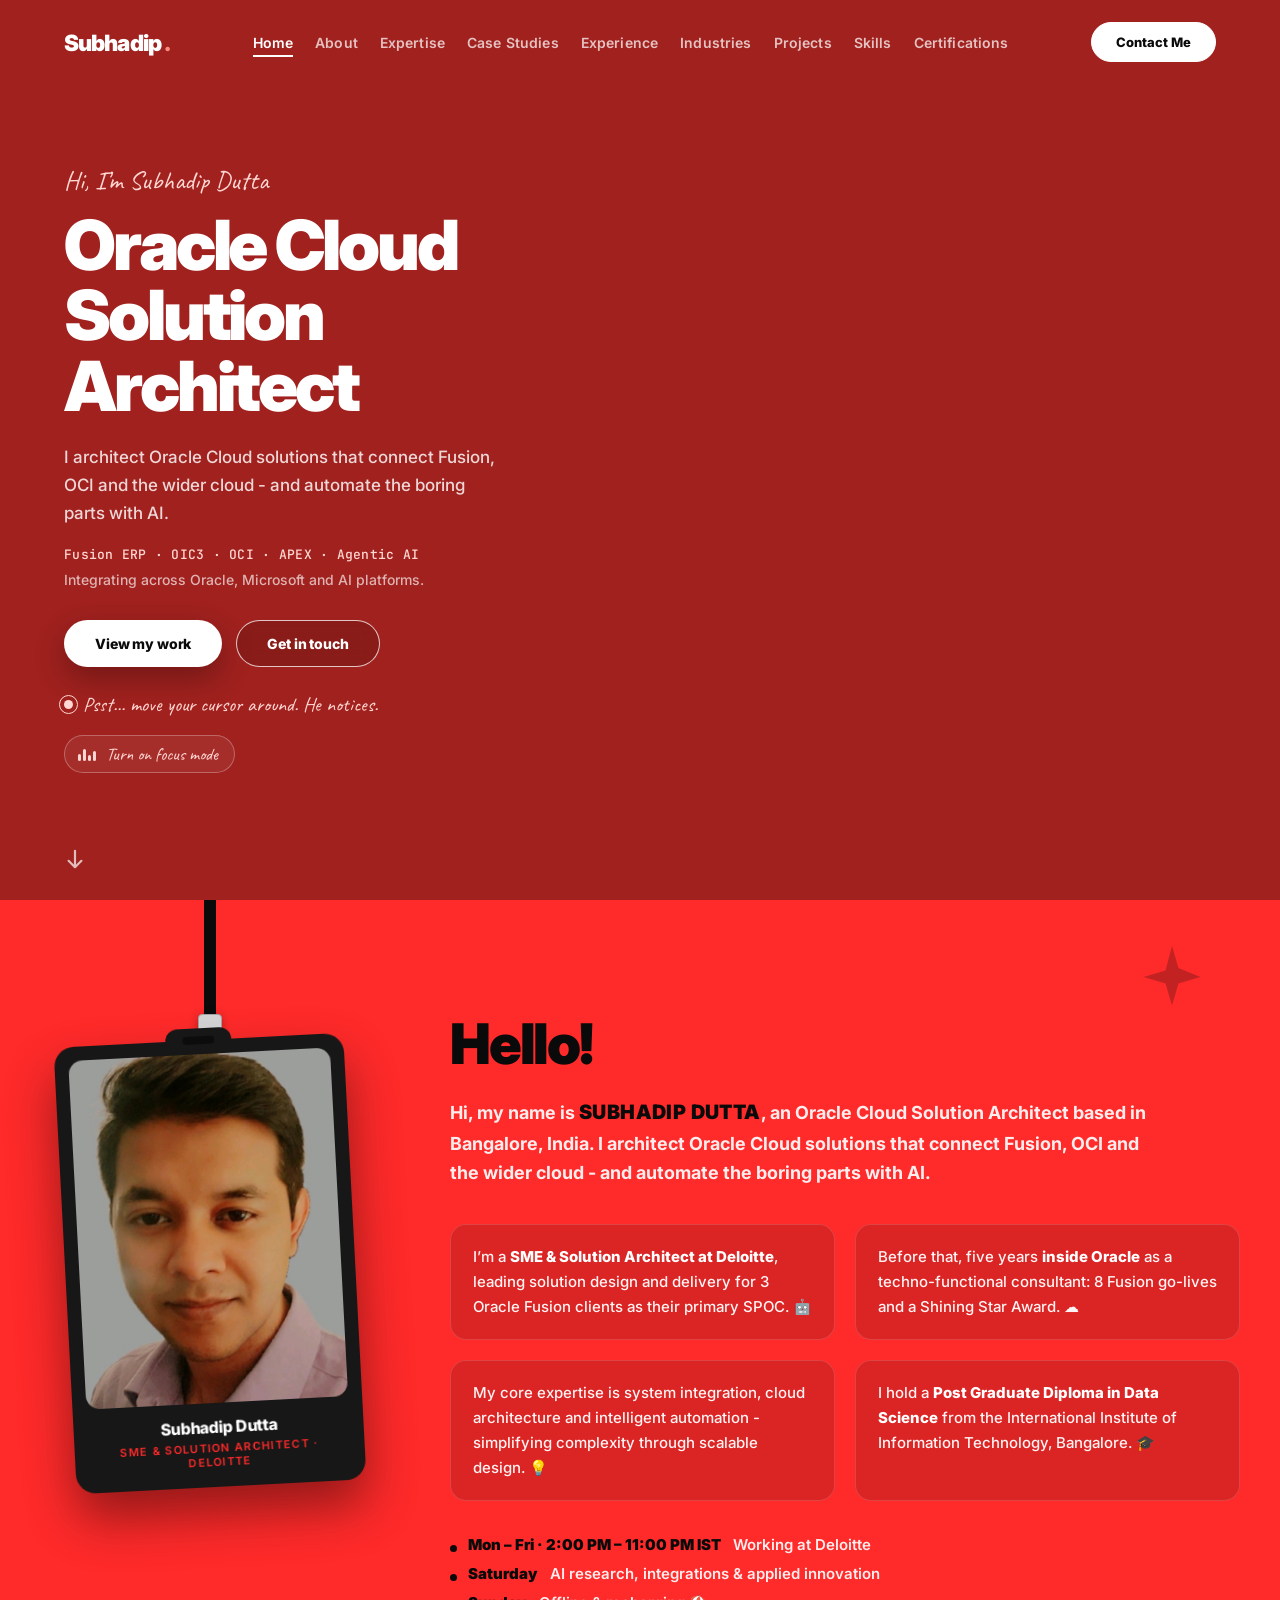
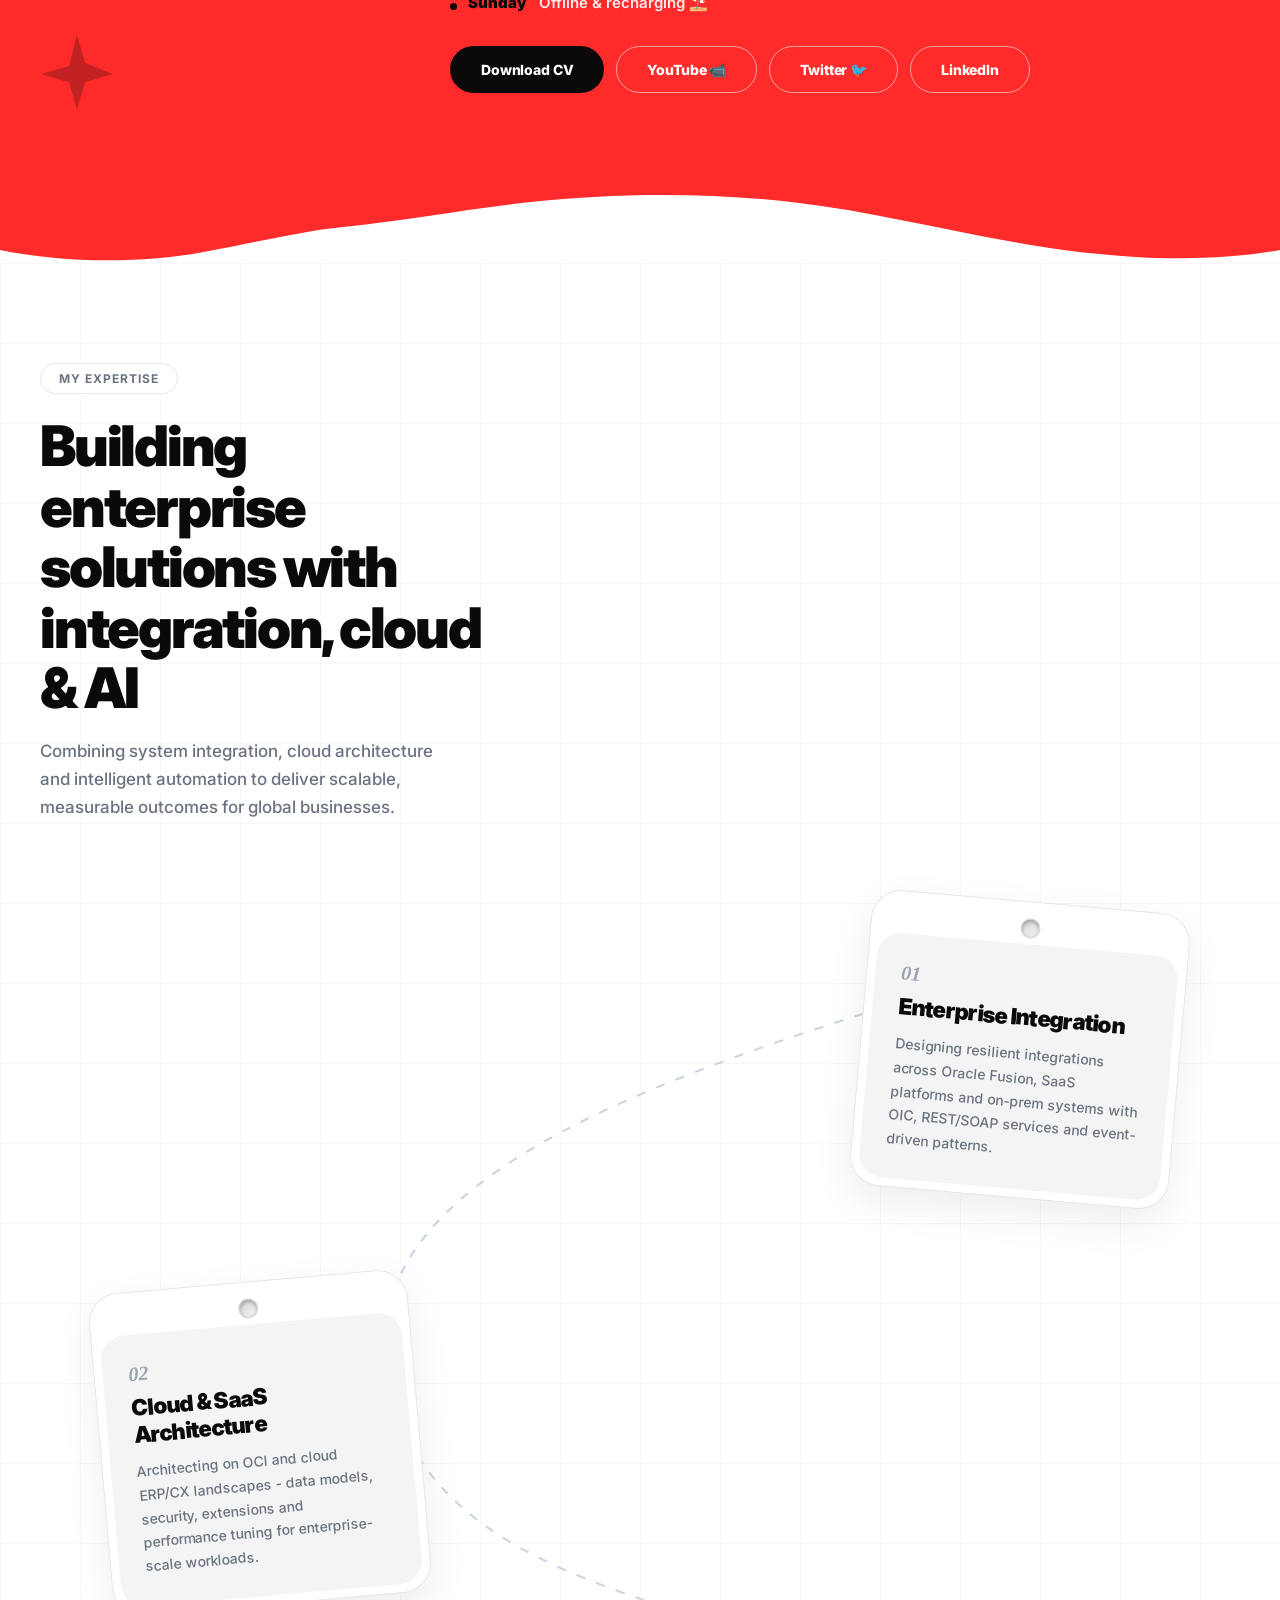
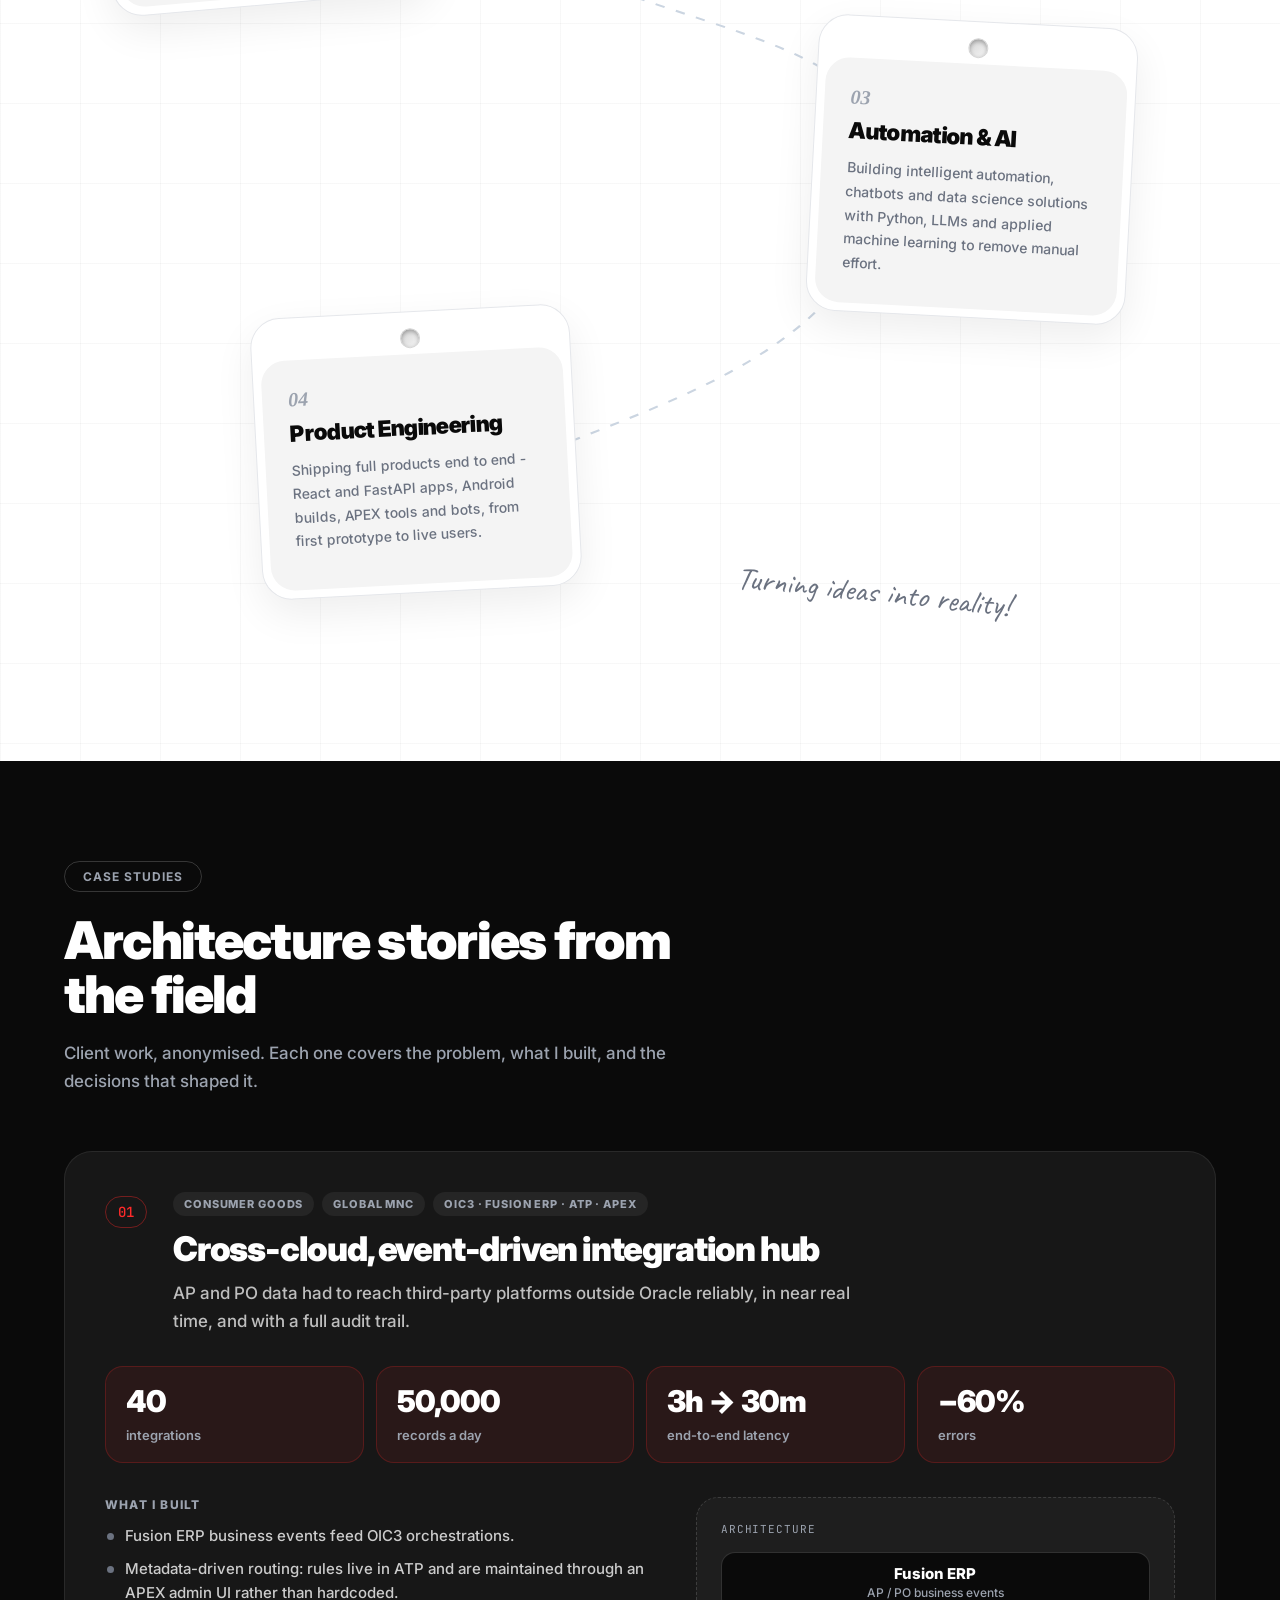
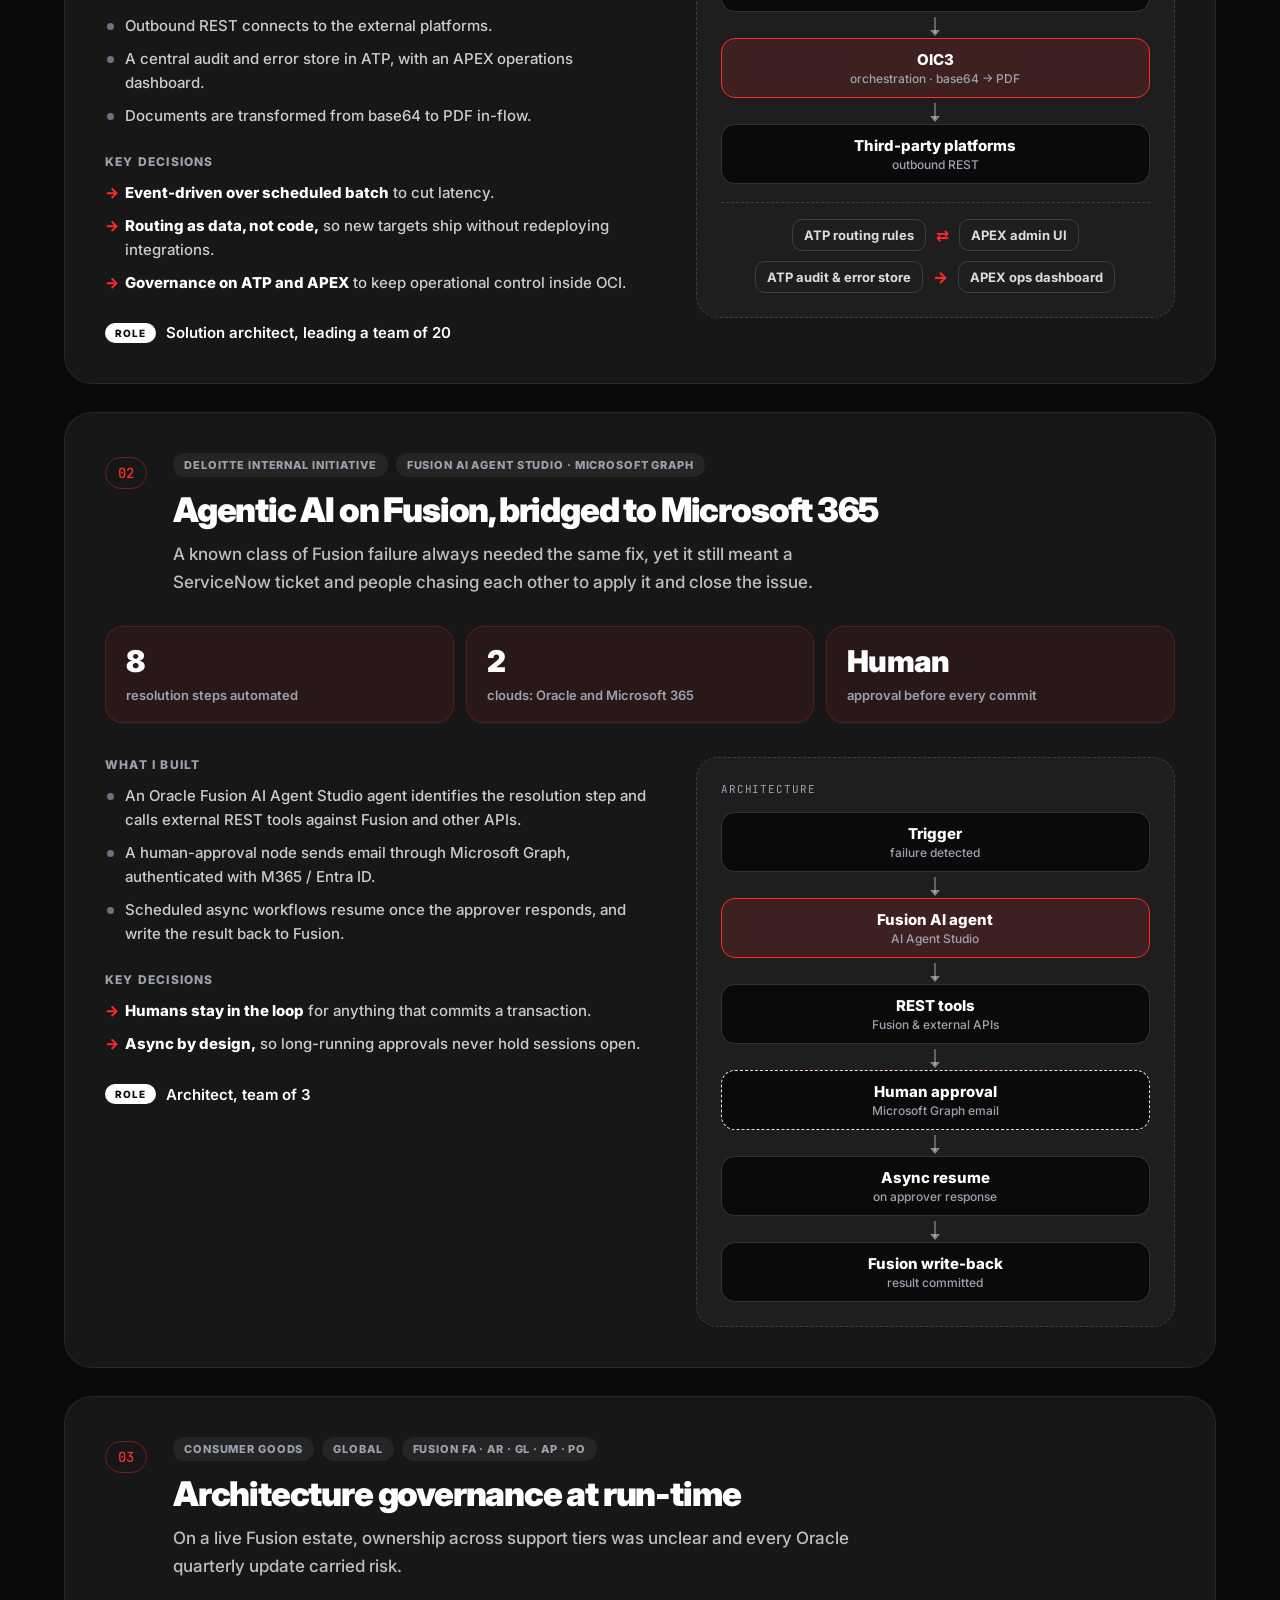
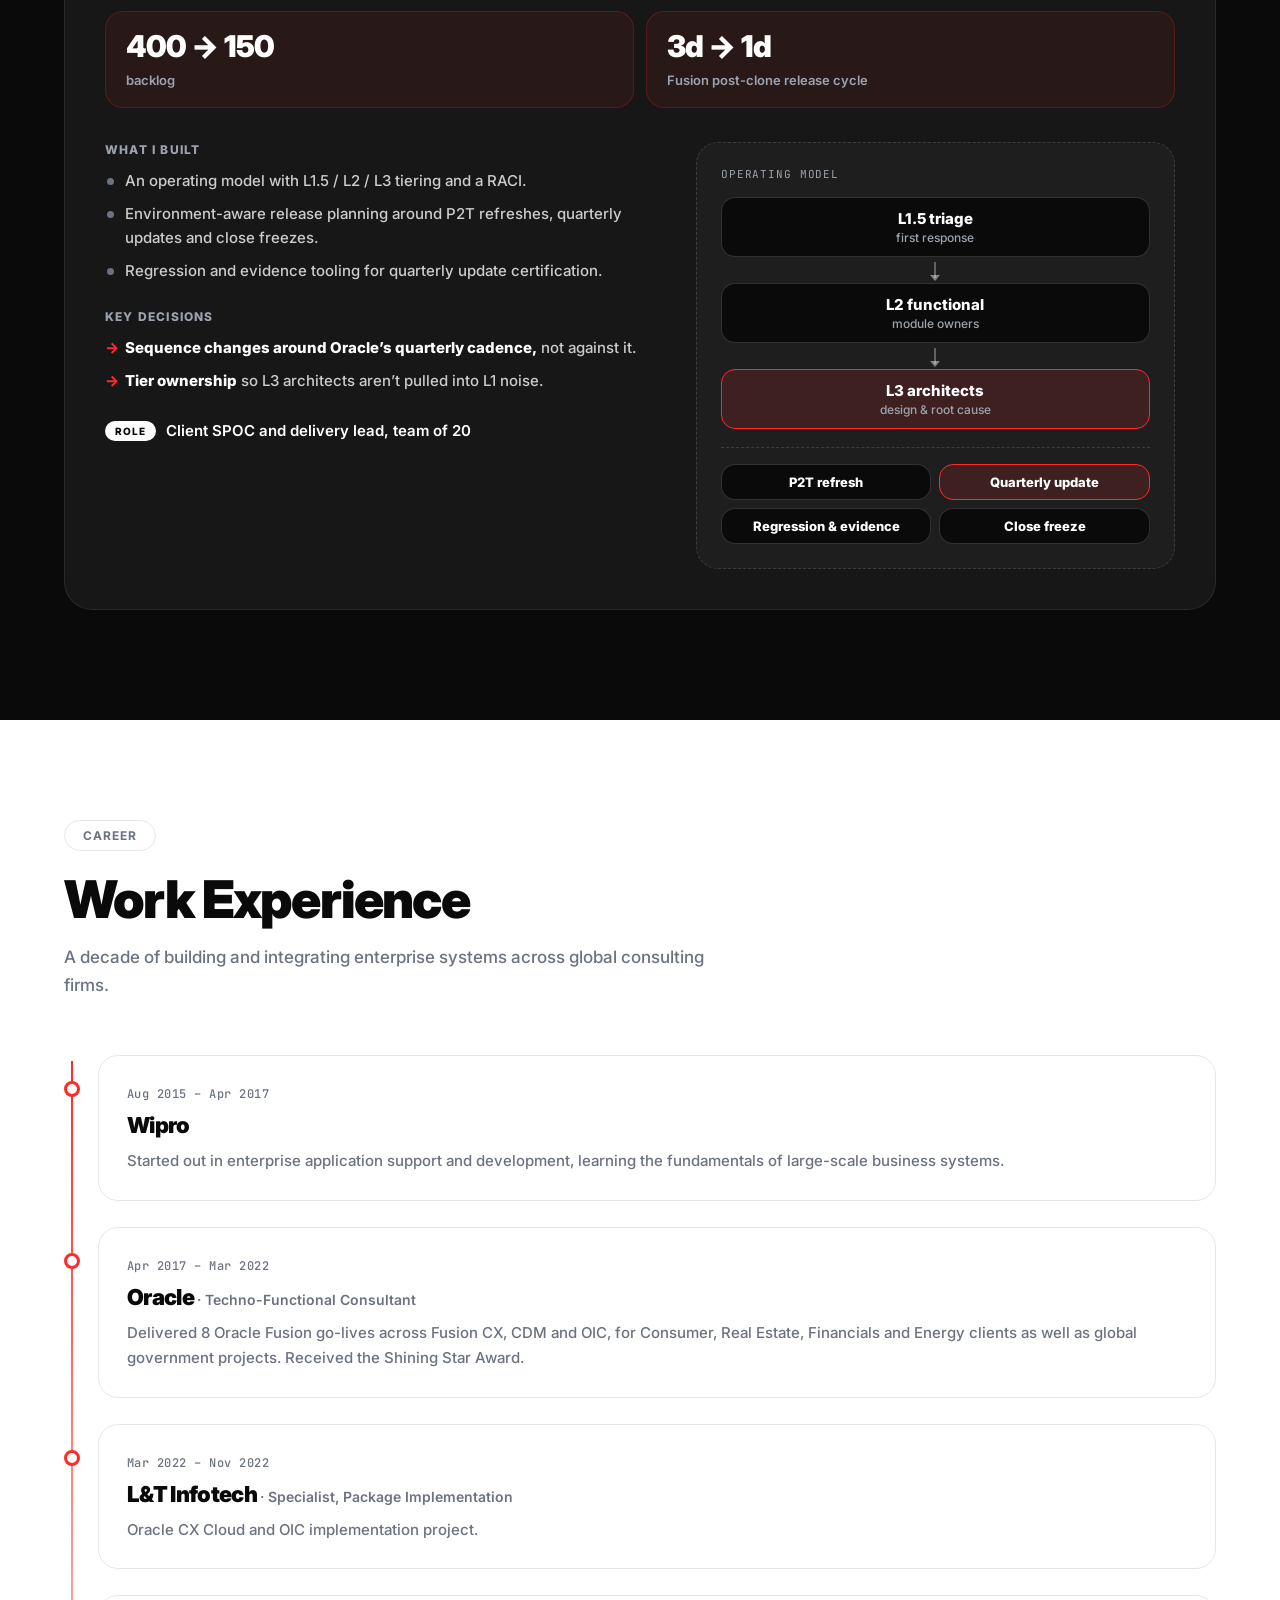
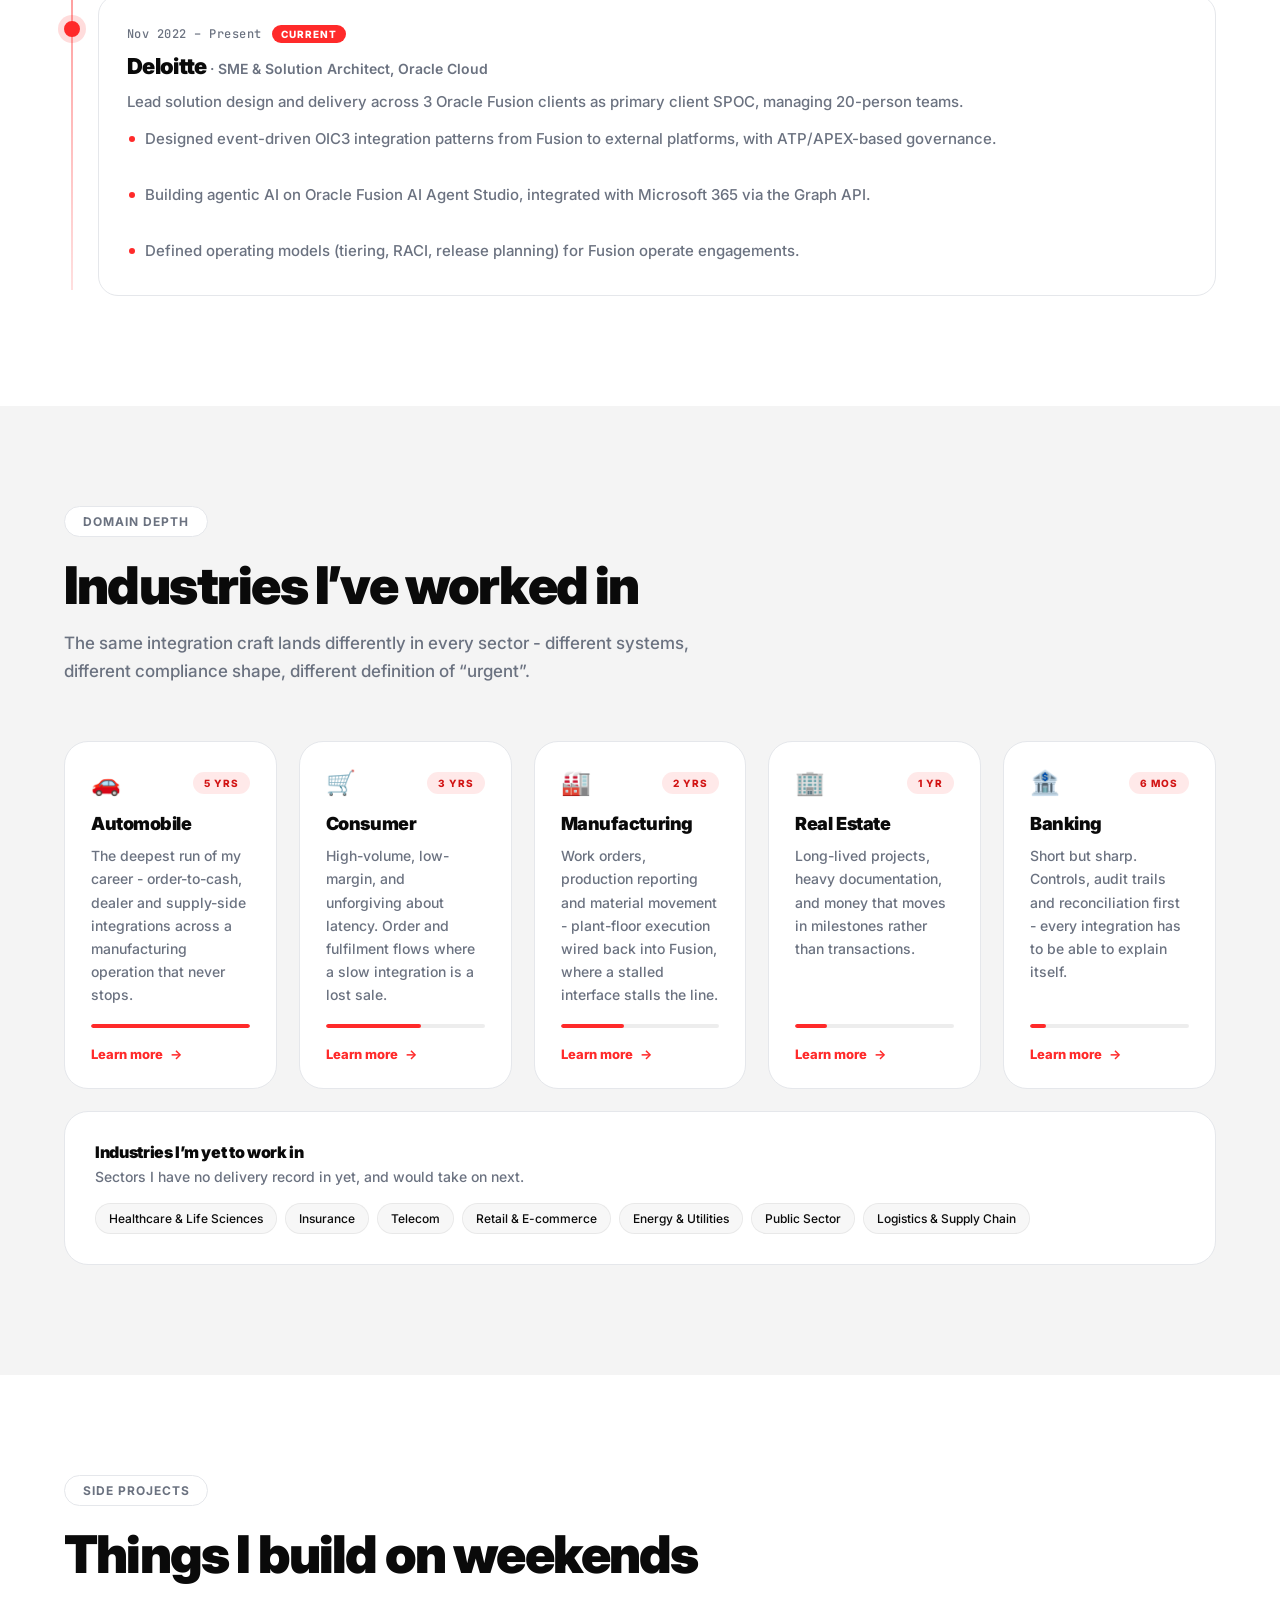
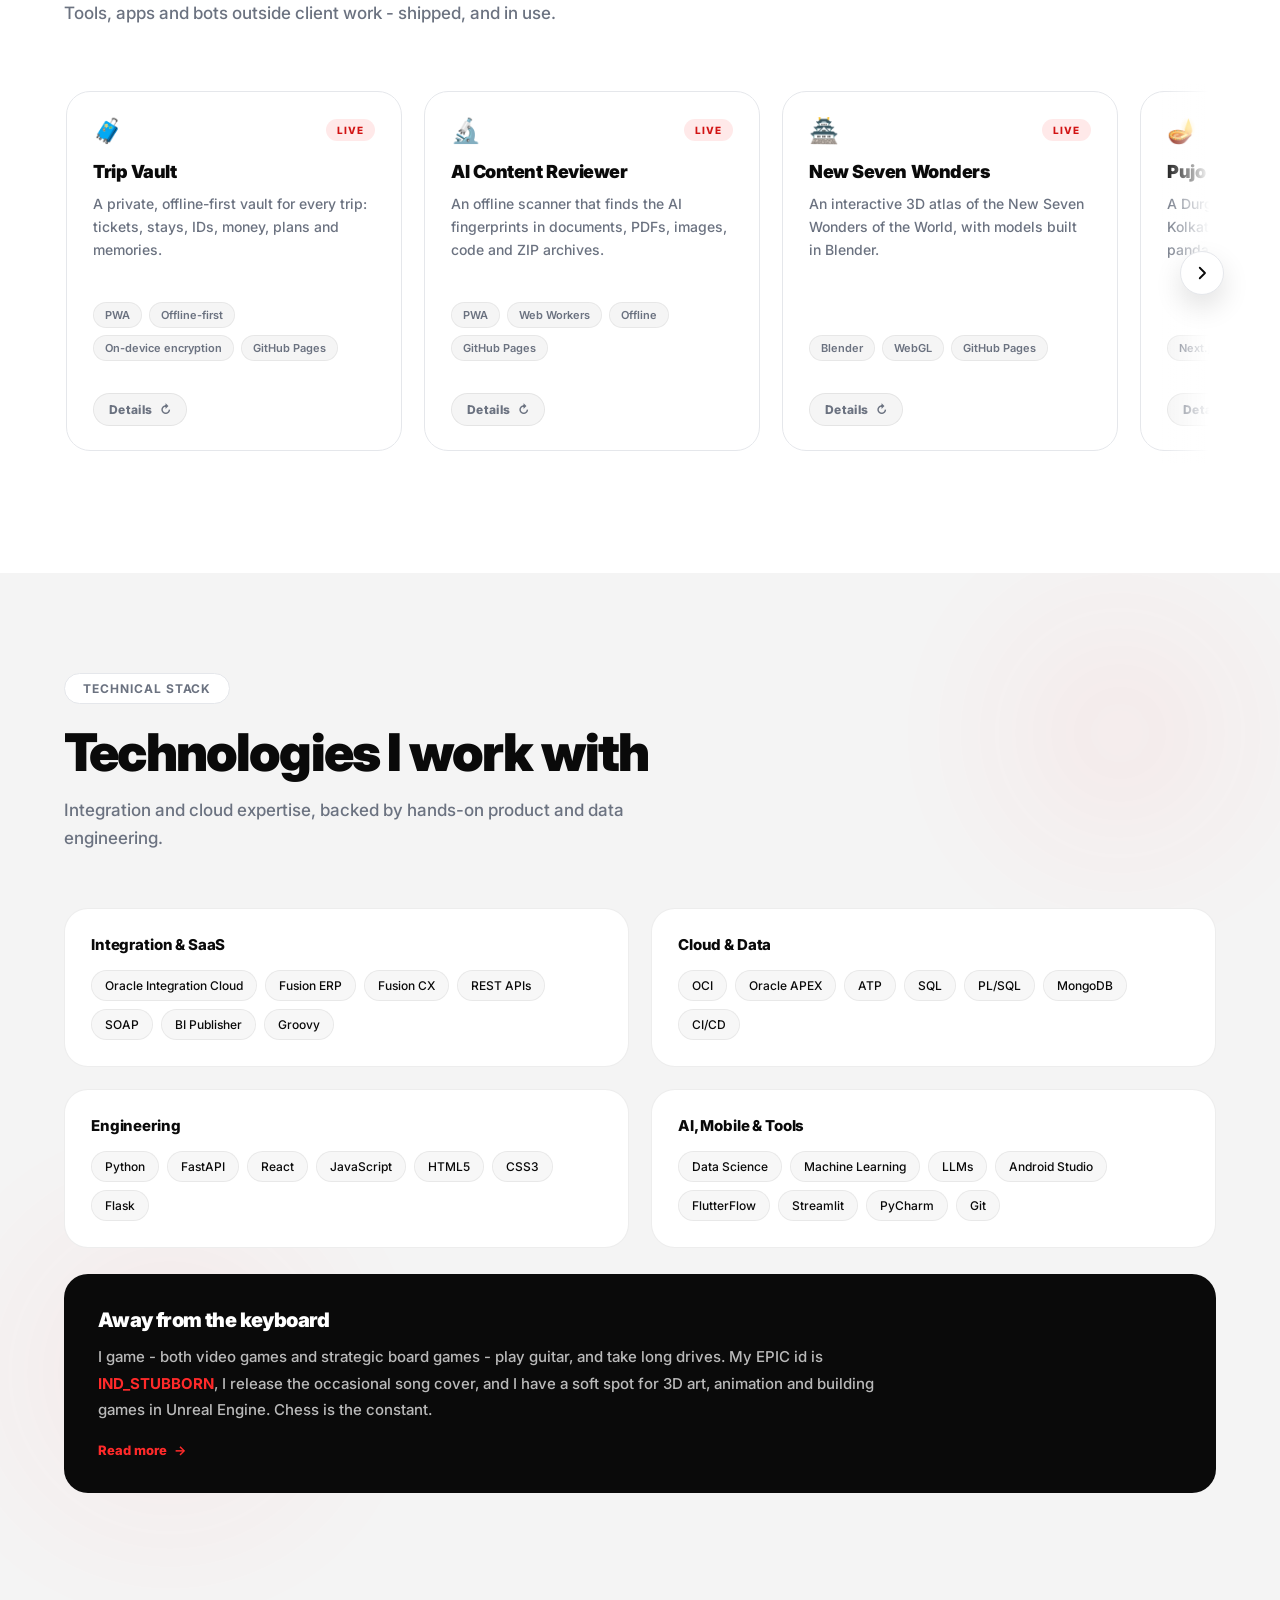
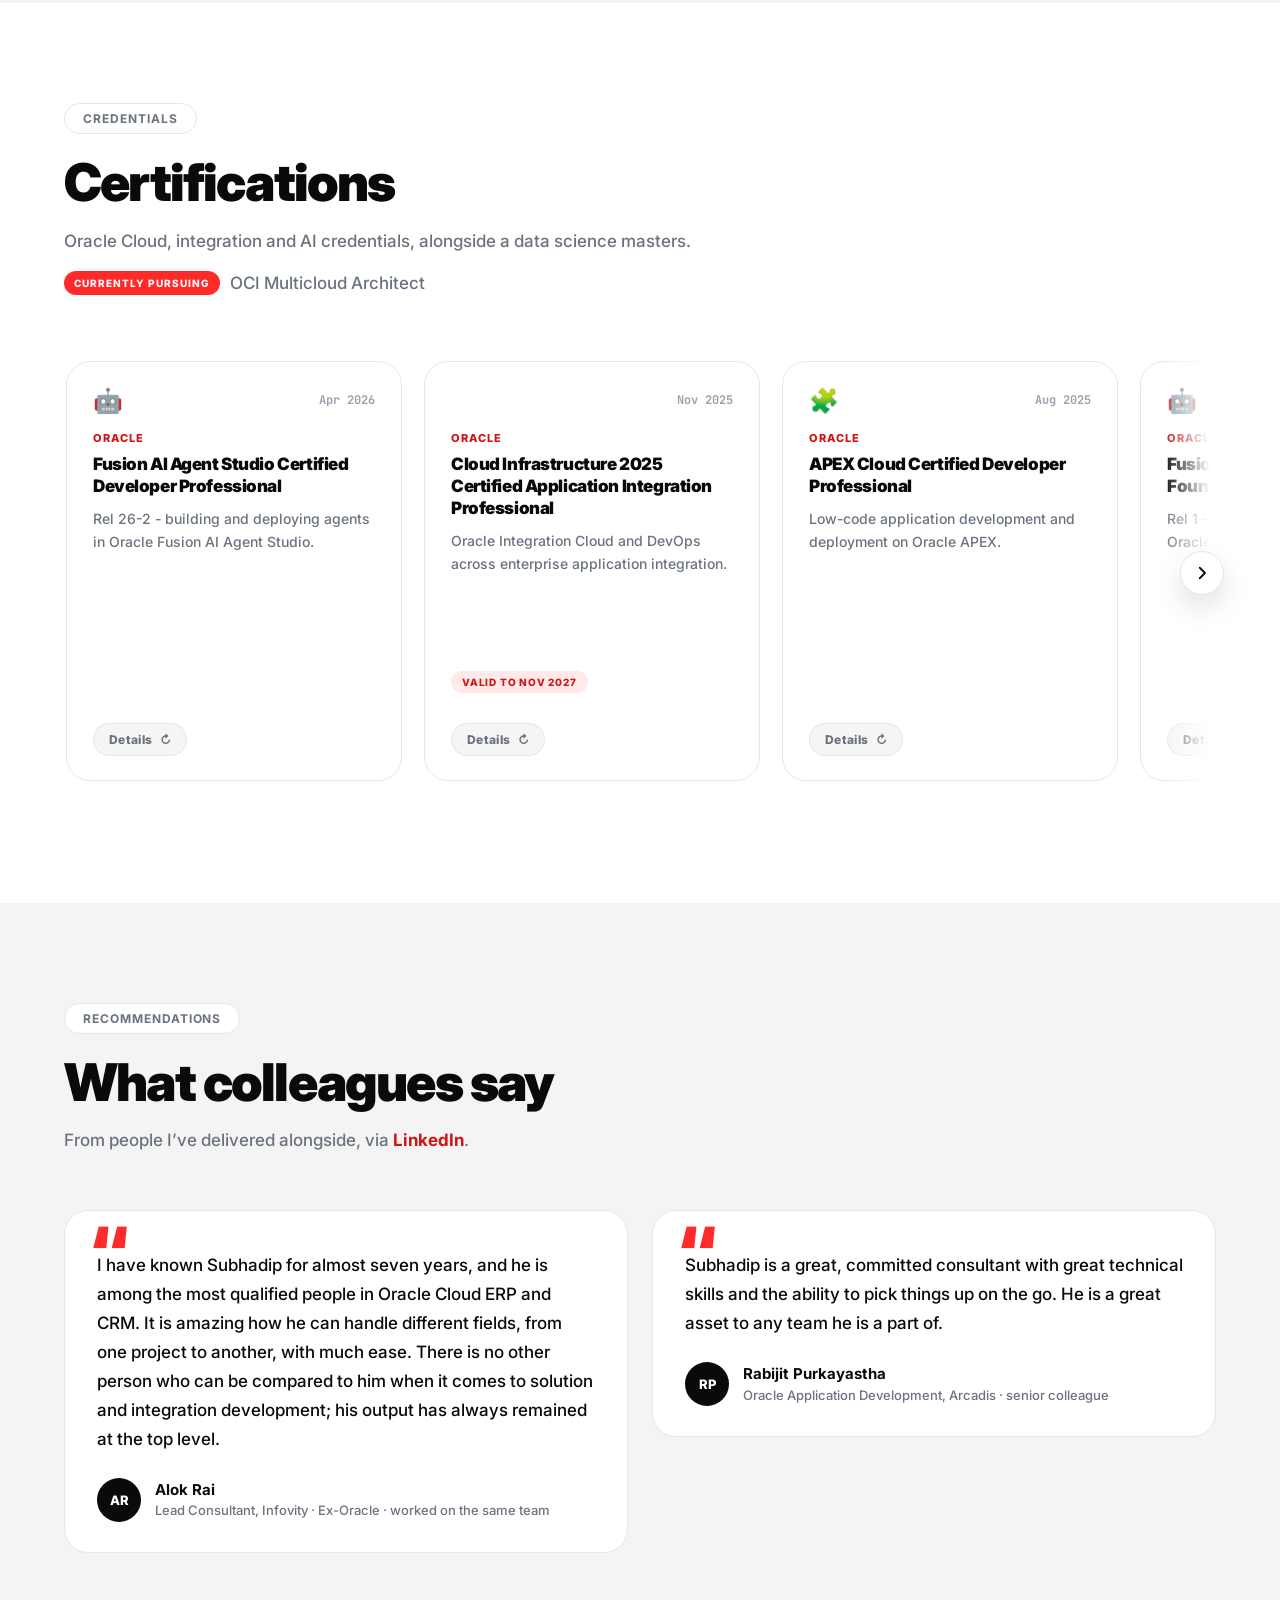
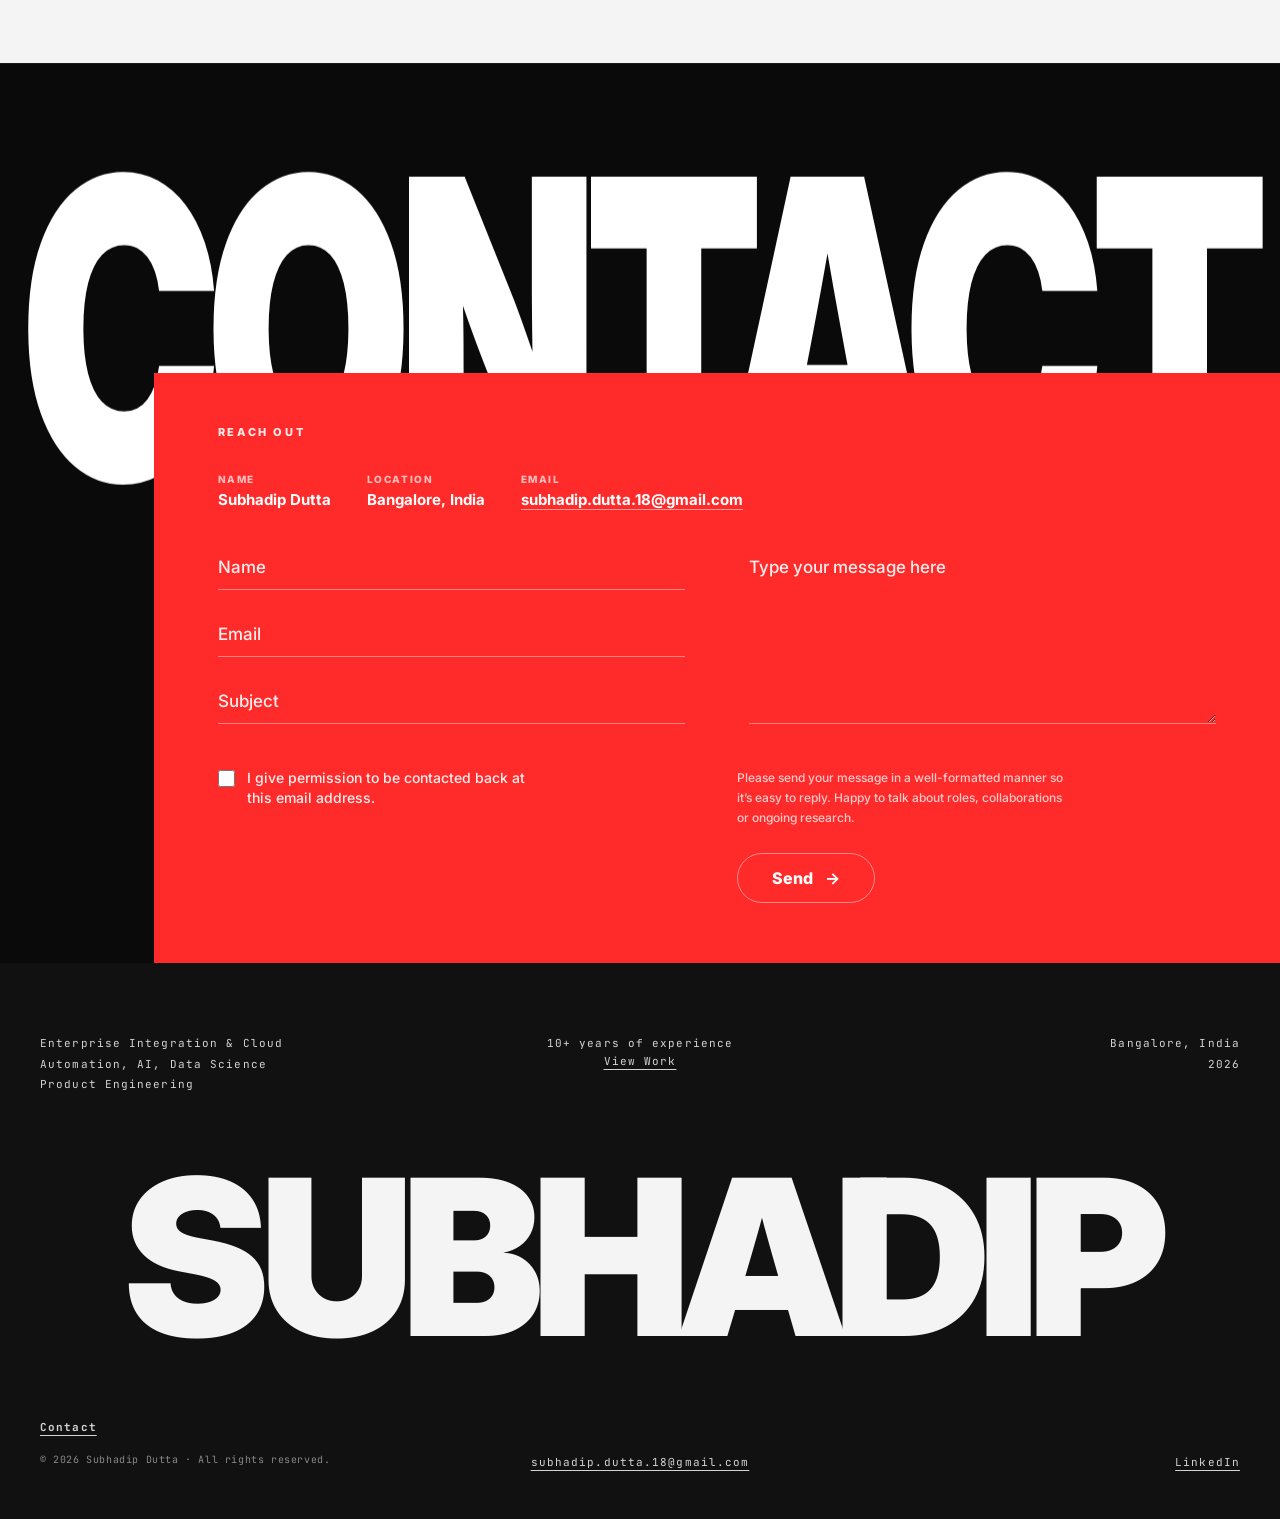
<file: index.html>
<!DOCTYPE html>
<html lang="en">
<head>
    <meta charset="UTF-8">
    <meta name="viewport" content="width=device-width, initial-scale=1.0">
    <meta name="description" content="Subhadip Dutta, Oracle Cloud Solution Architect: Oracle Cloud solutions that connect Fusion, OCI and the wider cloud, with AI automation. Fusion ERP, OIC3, OCI, APEX and agentic AI.">
    <meta name="theme-color" content="#ff2a2a">
    <meta property="og:title" content="Subhadip Dutta | Oracle Cloud Solution Architect">
    <meta property="og:description" content="Architecture case studies across Oracle Fusion, OIC3, OCI, APEX and agentic AI.">
    <meta property="og:image" content="https://subhadipgithub.github.io/images/og-card.jpg">
    <meta property="og:image:width" content="1200">
    <meta property="og:image:height" content="630">
    <meta property="og:image:alt" content="Subhadip Dutta, Oracle Cloud Solution Architect, shown as a 3D character at a laptop">
    <meta property="og:site_name" content="Subhadip Dutta">
    <meta property="og:type" content="website">
    <meta property="og:url" content="https://subhadipgithub.github.io/">
    <meta name="twitter:card" content="summary_large_image">
    <meta name="twitter:title" content="Subhadip Dutta | Oracle Cloud Solution Architect">
    <meta name="twitter:description" content="Architecture case studies across Oracle Fusion, OIC3, OCI, APEX and agentic AI.">
    <meta name="twitter:image" content="https://subhadipgithub.github.io/images/og-card.jpg">
    <link rel="canonical" href="https://subhadipgithub.github.io/">
    <script>
        try { if (localStorage.getItem('sd-visited')) { document.documentElement.classList.add('is-returning'); } } catch (e) {}
    </script>
    <script type="application/ld+json">
    {
        "@context": "https://schema.org",
        "@type": "Person",
        "name": "Subhadip Dutta",
        "jobTitle": "Oracle Cloud Solution Architect",
        "description": "Oracle Cloud Solution Architect: Oracle Cloud solutions that connect Fusion, OCI and the wider cloud, with AI automation.",
        "url": "https://subhadipgithub.github.io/",
        "image": "https://subhadipgithub.github.io/images/profile-1.jpg",
        "worksFor": { "@type": "Organization", "name": "Deloitte" },
        "alumniOf": { "@type": "CollegeOrUniversity", "name": "International Institute of Information Technology, Bangalore" },
        "address": { "@type": "PostalAddress", "addressLocality": "Bengaluru", "addressCountry": "IN" },
        "knowsAbout": ["Oracle Fusion ERP", "Oracle Integration Cloud (OIC3)", "Oracle Cloud Infrastructure (OCI)", "Oracle APEX", "Oracle Fusion AI Agent Studio", "Agentic AI", "Enterprise integration"],
        "sameAs": [
            "https://www.linkedin.com/in/sub-dutta/",
            "https://github.com/SubhadipGitHub",
            "https://x.com/SUBHADIP_21",
            "https://www.youtube.com/@musicloverSD"
        ]
    }
    </script>
    <title>Subhadip Dutta &middot; Oracle Cloud Solution Architect</title>
    <link rel="shortcut icon" href="favicon.ico">
    <link rel="apple-touch-icon" href="apple-touch-icon.png">
    <link rel="manifest" href="site.webmanifest">
    <link rel="preconnect" href="https://fonts.googleapis.com">
    <link rel="preconnect" href="https://fonts.gstatic.com" crossorigin>
    <link href="https://fonts.googleapis.com/css2?family=Inter:wght@400;500;600;700;800;900&family=Caveat:wght@600&family=JetBrains+Mono:wght@400;500&display=swap" rel="stylesheet">
    <link rel="stylesheet" href="style.css">
</head>
<body class="has-dark-hero">

    <!-- preloader -->
    <div class="preloader" id="preloader">
        <div class="preloader-word">
            <span class="preloader-ghost">Subhadip<span class="dot">.</span></span>
            <span class="preloader-fill" aria-hidden="true">Subhadip<span class="dot dark">.</span></span>
        </div>
    </div>

    <!-- navbar -->
    <nav class="navbar" id="navbar">
        <div class="nav-inner">
            <a href="#home" class="logo">Subhadip <span>.</span></a>

            <div class="nav-links" id="nav-links">
                <a href="#home">Home</a>
                <a href="#about">About</a>
                <a href="#expertise">Expertise</a>
                <a href="#case-studies" data-hero-react="work" data-hero-clip="idea">Case Studies</a>
                <a href="#experience">Experience</a>
                <a href="#industries">Industries</a>
                <a href="#projects" data-hero-react="projects" data-hero-clip="idea">Projects</a>
                <a href="#skills">Skills</a>
                <a href="#certifications" data-hero-react="certs" data-hero-clip="shy">Certifications</a>
            </div>

            <a href="#contact" class="nav-cta" data-hero-react="contact" data-hero-clip="greet">Contact Me</a>

            <button class="nav-toggle" id="nav-toggle" type="button" aria-label="Toggle navigation menu" aria-controls="mobile-menu" aria-expanded="false">
                <svg viewBox="0 0 24 24" class="icon-open" aria-hidden="true"><path d="M4 6h16M4 12h16M4 18h16"/></svg>
                <svg viewBox="0 0 24 24" class="icon-close" aria-hidden="true"><path d="M6 18L18 6M6 6l12 12"/></svg>
            </button>
        </div>

        <div class="mobile-menu" id="mobile-menu">
            <a href="#home">Home</a>
            <a href="#about">About</a>
            <a href="#expertise">Expertise</a>
            <a href="#case-studies">Case Studies</a>
            <a href="#experience">Experience</a>
            <a href="#industries">Industries</a>
            <a href="#projects">Projects</a>
            <a href="#skills">Skills</a>
            <a href="#certifications">Certifications</a>
            <a href="#contact" class="mobile-cta">Contact Me</a>
        </div>
    </nav>

    <!-- hero -->
    <section class="hero hero-v3" id="home">
        <div class="hero-inner hero-inner-v3">
            <div class="hero-copy">
                <p class="hero-eyebrow reveal" data-delay="0">Hi, I&rsquo;m Subhadip Dutta</p>
                <h1 class="hero-title reveal" data-delay="100">Oracle Cloud<br>Solution Architect</h1>
                <p class="hero-lede reveal" data-delay="200">
                    I architect Oracle Cloud solutions that connect Fusion, OCI and the wider cloud - and automate the boring parts with AI.
                </p>
                <p class="hero-stack reveal" data-delay="250">
                    <span>Fusion ERP &middot; OIC3 &middot; OCI &middot; APEX &middot; Agentic AI</span>
                    Integrating across Oracle, Microsoft and AI platforms.
                </p>
                <div class="hero-actions reveal" data-delay="300">
                    <!-- data-hero-react names the entry in #hero-lines the character says on hover -->
                    <a class="btn btn-solid" href="#case-studies" data-hero-react="work" data-hero-clip="idea">View my work</a>
                    <a class="btn btn-ghost" href="#contact" data-hero-react="contact" data-hero-clip="greet">Get in touch</a>
                </div>
                <p class="hero-hint reveal" data-delay="400">
                    <span class="hero-hint-dot" aria-hidden="true"></span>
                    <span id="hero-hint-text">Psst&hellip; move your cursor around</span>
                </p>
                <p class="hero-sound reveal" data-delay="450">
                    <!-- stays hidden until the track is known to load, so a missing file
                         never ships a dead control. Pressed = focus mode: headphones on, music. -->
                    <button class="sound-toggle" id="hero-sound" type="button" aria-pressed="false" hidden>
                        <span class="sound-bars" aria-hidden="true"><i></i><i></i><i></i><i></i></span>
                        <span id="hero-sound-label">Turn on focus mode</span>
                    </button>
                </p>
            </div>
        </div>

        <div class="hero-stage" id="hero-stage">
            <div class="hero-actor" id="hero-actor" aria-hidden="true">
                <video class="hero-video is-visible" id="hero-video-a" src="videos/hero-actions.mp4" poster="images/hero-poster.jpg" muted playsinline preload="auto"></video>
                <video class="hero-video" id="hero-video-b" src="videos/hero-actions.mp4" muted playsinline preload="auto"></video>
                <video class="hero-video" id="hero-gaze" src="videos/hero-gaze.mp4" muted playsinline preload="auto"></video>
            </div>
            <button class="hero-hit" id="hero-hit" type="button" aria-label="Say hi to the character"></button>
            <div class="hero-bubble" id="hero-bubble" aria-hidden="true"><span class="hero-bubble-text" id="hero-bubble-text"></span></div>
        </div>

        <!--
            Everything the character thinks or says. Edit freely:
            "type" is "think" (cloud bubble) or "say" (speech bubble),
            "lines" play in order and loop, "pop" (optional) floats an emoji up.
        -->
        <script type="application/json" id="hero-lines">
        {
            "hint":        { "pointer": "Psst… move your cursor around. He notices.", "touch": "Tap the character to say hi 👋", "focus": "He's in the zone. Click him if you need him." },
            "working":     { "type": "think", "lines": ["Which OIC adapter fits this flow…", "Just one more integration…", "Hmm, that query could be faster…", "Mapping fields, mapping fields…"] },
            "noticeLeft":  { "type": "think", "lines": ["Hmm? Something moved over there…", "Was that a cursor?"] },
            "noticeRight": { "type": "think", "lines": ["Is someone on this side?", "I definitely saw something…"] },
            "greet":       { "type": "say",   "lines": ["Oh hey! Didn’t see you there.", "Oh, a visitor! Hello!"], "pop": "✨" },
            "touchGreet":  { "type": "say",   "lines": ["Oh hey, phone friend! 📱"], "pop": "✨" },
            "attentive":   { "type": "say",   "lines": ["Welcome to my portfolio!", "I build Oracle Cloud integrations.", "Projects are just below 👇", "Ask me about OIC, APEX or GenAI."] },
            "musing":      { "type": "think", "lines": ["I hope they like the projects…", "Should I show them the certifications?"] },
            "wave":        { "type": "say",   "lines": ["Hiiii! 👋", "Hello there!", "Nice to meet you!"], "pop": "👋" },
            "shy":         { "type": "say",   "lines": ["Oh… you’re looking right at me 😳", "Stop it, I’m blushing!"], "pop": "💗" },
            "flinch":      { "type": "say",   "lines": ["Hey! That was my nose! 😲", "Whoa, easy there!"], "pop": "💥" },
            "laugh":       { "type": "say",   "lines": ["Hahaha, that tickles! 😂", "Okay okay, you got me!"], "pop": "😂" },
            "work":        { "type": "say",   "lines": ["Ooh, one moment: that’s my best work!"], "pop": "💡" },
            "contact":     { "type": "say",   "lines": ["Say hi! I reply fast ✉️"], "pop": "💬" },
            "leave":       { "type": "say",   "lines": ["Aw, leaving already?", "Come back soon!"] },
            "return":      { "type": "say",   "lines": ["Welcome back! 👋"] },
            "idle":        { "type": "think", "lines": ["Guess they’re reading…", "Quiet one, huh?"] },
            "backToWork":  { "type": "think", "lines": ["Okay, back to work…"] },

            "coffee":      { "type": "think", "lines": ["Coffee first, then Fusion ☕", "Right — refuel, then that mapping.", "Okay. Caffeine, then integrations."], "pop": "☕" },
            "projects":    { "type": "say",   "lines": ["Ooh, that's the fun stuff 👇"], "pop": "🚀" },
            "certs":       { "type": "say",   "lines": ["Those? I may have collected a few 😄"], "pop": "🎓" },
            "musicOn":     { "type": "think", "lines": ["Right — headphones on, focus mode."], "pop": "🎧" },
            "musicOff":    { "type": "say",   "lines": ["Headphones off. What's up?"] },

            "working@morning": { "type": "think", "lines": ["Let's see what broke overnight…", "Morning standup in a bit…", "Inbox first, then OIC…"] },
            "working@night":   { "type": "think", "lines": ["One more deploy and I'm done. Promise.", "It's late, and this mapping is stubborn…", "Just me, IST midnight, and a failing integration."] },
            "greet@morning":   { "type": "say",   "lines": ["Morning! You're up early."], "pop": "☀️" },
            "greet@night":     { "type": "say",   "lines": ["Oh — working late too?"], "pop": "🌙" }
        }
        </script>

        <!-- Drop a royalty-free loop at this path to enable the control above. -->
        <audio id="hero-music" src="audio/focus-loop.mp3" loop preload="none"></audio>

        <a href="#about" class="scroll-cue" aria-label="Scroll to about section">
            <svg viewBox="0 0 24 24" aria-hidden="true"><path d="M19 14l-7 7m0 0l-7-7m7 7V3"/></svg>
        </a>
    </section>

    <!-- about -->
    <section class="about" id="about">
        <span class="star star-a" aria-hidden="true"><svg viewBox="0 0 24 24"><path d="M12 0l2.5 8.5L23 12l-8.5 2.5L12 23l-2.5-8.5L1 12l8.5-2.5z"/></svg></span>
        <span class="star star-b" aria-hidden="true"><svg viewBox="0 0 24 24"><path d="M12 0l2.5 8.5L23 12l-8.5 2.5L12 23l-2.5-8.5L1 12l8.5-2.5z"/></svg></span>

        <div class="about-inner">
            <div class="badge-column">
                <div class="lanyard reveal reveal-drop">
                    <span class="lanyard-strap" aria-hidden="true"></span>
                    <span class="lanyard-clip" aria-hidden="true"></span>
                    <div class="badge-card">
                        <span class="badge-hole" aria-hidden="true"></span>
                        <div class="badge-photo">
                            <img src="images/profile-1.jpg" alt="Portrait of Subhadip Dutta" loading="lazy">
                        </div>
                        <div class="badge-meta">
                            <strong>Subhadip Dutta</strong>
                            <span>SME &amp; Solution Architect &middot; Deloitte</span>
                        </div>
                    </div>
                </div>
            </div>

            <div class="about-copy reveal" data-delay="150">
                <h2>Hello!</h2>
                <p class="lead">
                    Hi, my name is <span class="name-chip">Subhadip Dutta</span>, an Oracle Cloud Solution Architect
                    based in Bangalore, India. I architect Oracle Cloud solutions that connect Fusion, OCI and the wider cloud - and automate the boring parts with AI.
                </p>

                <div class="about-grid">
                    <p>I&rsquo;m a <strong>SME &amp; Solution Architect at Deloitte</strong>, leading solution design and delivery for 3 Oracle Fusion clients as their primary SPOC. 🤖</p>
                    <p>Before that, five years <strong>inside Oracle</strong> as a techno-functional consultant: 8 Fusion go-lives and a Shining Star Award. ☁️</p>
                    <p>My core expertise is system integration, cloud architecture and intelligent automation - simplifying complexity through scalable design. 💡</p>
                    <p>I hold a <strong>Post Graduate Diploma in Data Science</strong> from the International Institute of Information Technology, Bangalore. 🎓</p>
                </div>

                <ul class="schedule">
                    <li><span>Mon &ndash; Fri &middot; 2:00 PM &ndash; 11:00 PM IST</span> Working at Deloitte</li>
                    <li><span>Saturday</span> AI research, integrations &amp; applied innovation</li>
                    <li><span>Sunday</span> Offline &amp; recharging ⛱️</li>
                </ul>

                <div class="about-actions">
                    <a class="btn btn-dark" href="https://drive.google.com/file/d/1IbaGrgd4cl_YHGvxPMbmK0W_LvJD4ec2/view?usp=drivesdk" target="_blank" rel="noopener noreferrer">Download CV</a>
                    <a class="btn btn-outline-light" href="https://www.youtube.com/@musicloverSD" target="_blank" rel="noopener noreferrer">YouTube 📹</a>
                    <a class="btn btn-outline-light" href="https://x.com/SUBHADIP_21" target="_blank" rel="noopener noreferrer">Twitter 🐦</a>
                    <a class="btn btn-outline-light" href="https://www.linkedin.com/in/sub-dutta/" target="_blank" rel="noopener noreferrer">LinkedIn</a>
                </div>
            </div>
        </div>

        <div class="torn-divider" aria-hidden="true">
            <svg viewBox="0 0 1200 120" preserveAspectRatio="none">
                <path d="M321.39,56.44c58-10.79,114.16-30.13,172-41.86,82.39-16.72,168.19-17.73,250.45-.39C823.78,31,906.67,72,985.66,92.83c70.05,18.48,146.53,26.09,214.34,3V120H0V95.8C59.71,118.08,130.83,119.62,189.5,99.8,242.79,81.82,282.88,63.6,321.39,56.44Z"/>
            </svg>
        </div>
    </section>

    <!-- expertise -->
    <section class="expertise" id="expertise">
        <div class="expertise-inner" id="expertise-track">
            <div class="expertise-head reveal">
                <span class="pill">My Expertise</span>
                <h2>Building enterprise solutions with integration, cloud &amp; AI</h2>
                <p>Combining system integration, cloud architecture and intelligent automation to deliver scalable, measurable outcomes for global businesses.</p>
            </div>

            <div class="tag-cards">
                <svg class="path-desktop" viewBox="0 0 1000 1360" preserveAspectRatio="none" aria-hidden="true">
                    <mask id="path-mask">
                        <path class="path-mask-line" d="M 720,120 C 450,220 230,330 300,540 C 380,780 760,700 700,930 C 650,1120 420,1140 330,1230"/>
                    </mask>
                    <path class="path-guide" d="M 720,120 C 450,220 230,330 300,540 C 380,780 760,700 700,930 C 650,1120 420,1140 330,1230"/>
                    <path class="path-dashed" d="M 720,120 C 450,220 230,330 300,540 C 380,780 760,700 700,930 C 650,1120 420,1140 330,1230" mask="url(#path-mask)"/>
                </svg>

                <svg class="path-mobile" viewBox="0 0 4 100" preserveAspectRatio="none" aria-hidden="true">
                    <mask id="path-mask-mobile">
                        <path class="path-mask-line" d="M 2,0 L 2,100" vector-effect="non-scaling-stroke"/>
                    </mask>
                    <path class="path-guide" d="M 2,0 L 2,100" vector-effect="non-scaling-stroke"/>
                    <path class="path-dashed" d="M 2,0 L 2,100" mask="url(#path-mask-mobile)" vector-effect="non-scaling-stroke"/>
                </svg>

                <article class="tag-card pos-1 reveal" data-delay="80">
                    <span class="punch" aria-hidden="true"></span>
                    <div class="tag-body">
                        <span class="num">01</span>
                        <h3>Enterprise Integration</h3>
                        <p>Designing resilient integrations across Oracle Fusion, SaaS platforms and on-prem systems with OIC, REST/SOAP services and event-driven patterns.</p>
                    </div>
                </article>

                <article class="tag-card pos-2 reveal" data-delay="160">
                    <span class="punch" aria-hidden="true"></span>
                    <div class="tag-body">
                        <span class="num">02</span>
                        <h3>Cloud &amp; SaaS Architecture</h3>
                        <p>Architecting on OCI and cloud ERP/CX landscapes - data models, security, extensions and performance tuning for enterprise-scale workloads.</p>
                    </div>
                </article>

                <article class="tag-card pos-3 reveal" data-delay="240">
                    <span class="punch" aria-hidden="true"></span>
                    <div class="tag-body">
                        <span class="num">03</span>
                        <h3>Automation &amp; AI</h3>
                        <p>Building intelligent automation, chatbots and data science solutions with Python, LLMs and applied machine learning to remove manual effort.</p>
                    </div>
                </article>

                <article class="tag-card pos-4 reveal" data-delay="320">
                    <span class="punch" aria-hidden="true"></span>
                    <div class="tag-body">
                        <span class="num">04</span>
                        <h3>Product Engineering</h3>
                        <p>Shipping full products end to end - React and FastAPI apps, Android builds, APEX tools and bots, from first prototype to live users.</p>
                    </div>
                </article>

                <span class="scribble">Turning ideas into reality!</span>
            </div>
        </div>
    </section>

    <!-- case studies -->
    <section class="cases" id="case-studies">
        <div class="section-inner">
            <div class="section-head reveal">
                <span class="pill">Case Studies</span>
                <h2>Architecture stories from the field</h2>
                <p>Client work, anonymised. Each one covers the problem, what I built, and the decisions that shaped it.</p>
            </div>

            <!-- 01 -->
            <article class="case reveal">
                <header class="case-head">
                    <span class="case-num" aria-hidden="true">01</span>
                    <div>
                        <ul class="case-meta">
                            <li>Consumer goods</li><li>Global MNC</li><li>OIC3 &middot; Fusion ERP &middot; ATP &middot; APEX</li>
                        </ul>
                        <h3>Cross-cloud, event-driven integration hub</h3>
                        <p class="case-problem">AP and PO data had to reach third-party platforms outside Oracle reliably, in near real time, and with a full audit trail.</p>
                    </div>
                </header>

                <ul class="case-stats">
                    <li><b>40</b><span>integrations</span></li>
                    <li><b>50,000</b><span>records a day</span></li>
                    <li><b>3h &rarr; 30m</b><span>end-to-end latency</span></li>
                    <li><b>&minus;60%</b><span>errors</span></li>
                </ul>

                <div class="case-body">
                    <div class="case-text">
                        <h4>What I built</h4>
                        <ul class="case-list">
                            <li>Fusion ERP business events feed OIC3 orchestrations.</li>
                            <li>Metadata-driven routing: rules live in ATP and are maintained through an APEX admin UI rather than hardcoded.</li>
                            <li>Outbound REST connects to the external platforms.</li>
                            <li>A central audit and error store in ATP, with an APEX operations dashboard.</li>
                            <li>Documents are transformed from base64 to PDF in-flow.</li>
                        </ul>

                        <h4>Key decisions</h4>
                        <ul class="case-decisions">
                            <li><b>Event-driven over scheduled batch</b> to cut latency.</li>
                            <li><b>Routing as data, not code,</b> so new targets ship without redeploying integrations.</li>
                            <li><b>Governance on ATP and APEX</b> to keep operational control inside OCI.</li>
                        </ul>

                        <p class="case-role"><span>Role</span> Solution architect, leading a team of 20</p>
                    </div>

                    <figure class="case-flow">
                        <figcaption>Architecture</figcaption>
                        <ol class="flow">
                            <li><b>Fusion ERP</b><small>AP / PO business events</small></li>
                            <li class="is-core"><b>OIC3</b><small>orchestration &middot; base64 &rarr; PDF</small></li>
                            <li><b>Third-party platforms</b><small>outbound REST</small></li>
                        </ol>
                        <div class="flow-side">
                            <p><b>ATP routing rules</b><i aria-label="read and maintained by">&#8644;</i><b>APEX admin UI</b></p>
                            <p><b>ATP audit &amp; error store</b><i aria-label="feeds">&rarr;</i><b>APEX ops dashboard</b></p>
                        </div>
                    </figure>
                </div>
            </article>

            <!-- 02 -->
            <article class="case reveal">
                <header class="case-head">
                    <span class="case-num" aria-hidden="true">02</span>
                    <div>
                        <ul class="case-meta">
                            <li>Deloitte internal initiative</li><li>Fusion AI Agent Studio &middot; Microsoft Graph</li>
                        </ul>
                        <h3>Agentic AI on Fusion, bridged to Microsoft 365</h3>
                        <p class="case-problem">A known class of Fusion failure always needed the same fix, yet it still meant a ServiceNow ticket and people chasing each other to apply it and close the issue.</p>
                    </div>
                </header>

                <ul class="case-stats">
                    <li><b>8</b><span>resolution steps automated</span></li>
                    <li><b>2</b><span>clouds: Oracle and Microsoft 365</span></li>
                    <li><b>Human</b><span>approval before every commit</span></li>
                </ul>

                <div class="case-body">
                    <div class="case-text">
                        <h4>What I built</h4>
                        <ul class="case-list">
                            <li>An Oracle Fusion AI Agent Studio agent identifies the resolution step and calls external REST tools against Fusion and other APIs.</li>
                            <li>A human-approval node sends email through Microsoft Graph, authenticated with M365 / Entra ID.</li>
                            <li>Scheduled async workflows resume once the approver responds, and write the result back to Fusion.</li>
                        </ul>

                        <h4>Key decisions</h4>
                        <ul class="case-decisions">
                            <li><b>Humans stay in the loop</b> for anything that commits a transaction.</li>
                            <li><b>Async by design,</b> so long-running approvals never hold sessions open.</li>
                        </ul>

                        <p class="case-role"><span>Role</span> Architect, team of 3</p>
                    </div>

                    <figure class="case-flow">
                        <figcaption>Architecture</figcaption>
                        <ol class="flow">
                            <li><b>Trigger</b><small>failure detected</small></li>
                            <li class="is-core"><b>Fusion AI agent</b><small>AI Agent Studio</small></li>
                            <li><b>REST tools</b><small>Fusion &amp; external APIs</small></li>
                            <li class="is-human"><b>Human approval</b><small>Microsoft Graph email</small></li>
                            <li><b>Async resume</b><small>on approver response</small></li>
                            <li><b>Fusion write-back</b><small>result committed</small></li>
                        </ol>
                    </figure>
                </div>
            </article>

            <!-- 03 -->
            <article class="case reveal">
                <header class="case-head">
                    <span class="case-num" aria-hidden="true">03</span>
                    <div>
                        <ul class="case-meta">
                            <li>Consumer goods</li><li>Global</li><li>Fusion FA &middot; AR &middot; GL &middot; AP &middot; PO</li>
                        </ul>
                        <h3>Architecture governance at run-time</h3>
                        <p class="case-problem">On a live Fusion estate, ownership across support tiers was unclear and every Oracle quarterly update carried risk.</p>
                    </div>
                </header>

                <ul class="case-stats">
                    <li><b>400 &rarr; 150</b><span>backlog</span></li>
                    <li><b>3d &rarr; 1d</b><span>Fusion post-clone release cycle</span></li>
                </ul>

                <div class="case-body">
                    <div class="case-text">
                        <h4>What I built</h4>
                        <ul class="case-list">
                            <li>An operating model with L1.5 / L2 / L3 tiering and a RACI.</li>
                            <li>Environment-aware release planning around P2T refreshes, quarterly updates and close freezes.</li>
                            <li>Regression and evidence tooling for quarterly update certification.</li>
                        </ul>

                        <h4>Key decisions</h4>
                        <ul class="case-decisions">
                            <li><b>Sequence changes around Oracle&rsquo;s quarterly cadence,</b> not against it.</li>
                            <li><b>Tier ownership</b> so L3 architects aren&rsquo;t pulled into L1 noise.</li>
                        </ul>

                        <p class="case-role"><span>Role</span> Client SPOC and delivery lead, team of 20</p>
                    </div>

                    <figure class="case-flow">
                        <figcaption>Operating model</figcaption>
                        <ol class="flow">
                            <li><b>L1.5 triage</b><small>first response</small></li>
                            <li><b>L2 functional</b><small>module owners</small></li>
                            <li class="is-core"><b>L3 architects</b><small>design &amp; root cause</small></li>
                        </ol>
                        <ol class="flow flow-cycle" aria-label="Release calendar">
                            <li><b>P2T refresh</b></li>
                            <li class="is-core"><b>Quarterly update</b></li>
                            <li><b>Regression &amp; evidence</b></li>
                            <li><b>Close freeze</b></li>
                        </ol>
                    </figure>
                </div>
            </article>
        </div>
    </section>

    <!-- experience -->
    <section class="experience" id="experience">
        <div class="section-inner">
            <div class="section-head reveal">
                <span class="pill">Career</span>
                <h2>Work Experience</h2>
                <p>A decade of building and integrating enterprise systems across global consulting firms.</p>
            </div>

            <ol class="timeline">
                <li class="reveal" data-delay="60">
                    <span class="node" aria-hidden="true"></span>
                    <div class="tl-card">
                        <span class="tl-period">Aug 2015 &ndash; Apr 2017</span>
                        <h3>Wipro</h3>
                        <p>Started out in enterprise application support and development, learning the fundamentals of large-scale business systems.</p>
                    </div>
                </li>
                <li class="reveal" data-delay="120">
                    <span class="node" aria-hidden="true"></span>
                    <div class="tl-card">
                        <span class="tl-period">Apr 2017 &ndash; Mar 2022</span>
                        <h3>Oracle <em>&middot; Techno-Functional Consultant</em></h3>
                        <p>Delivered 8 Oracle Fusion go-lives across Fusion CX, CDM and OIC, for Consumer, Real Estate, Financials and Energy clients as well as global government projects. Received the Shining Star Award.</p>
                    </div>
                </li>
                <li class="reveal" data-delay="180">
                    <span class="node" aria-hidden="true"></span>
                    <div class="tl-card">
                        <span class="tl-period">Mar 2022 &ndash; Nov 2022</span>
                        <h3>L&amp;T Infotech <em>&middot; Specialist, Package Implementation</em></h3>
                        <p>Oracle CX Cloud and OIC implementation project.</p>
                    </div>
                </li>
                <li class="reveal current" data-delay="240">
                    <span class="node" aria-hidden="true"></span>
                    <div class="tl-card">
                        <span class="tl-period">Nov 2022 &ndash; Present <b>Current</b></span>
                        <h3>Deloitte <em>&middot; SME &amp; Solution Architect, Oracle Cloud</em></h3>
                        <p>Lead solution design and delivery across 3 Oracle Fusion clients as primary client SPOC, managing 20-person teams.</p>
                        <ul class="tl-points">
                            <li>Designed event-driven OIC3 integration patterns from Fusion to external platforms, with ATP/APEX-based governance.</li>
                            <li>Building agentic AI on Oracle Fusion AI Agent Studio, integrated with Microsoft 365 via the Graph API.</li>
                            <li>Defined operating models (tiering, RACI, release planning) for Fusion operate engagements.</li>
                        </ul>
                    </div>
                </li>
            </ol>
        </div>
    </section>

    <!-- industries -->
    <section class="industries" id="industries">
        <div class="section-inner">
            <div class="section-head reveal">
                <span class="pill">Domain Depth</span>
                <h2>Industries I&rsquo;ve worked in</h2>
                <p>The same integration craft lands differently in every sector - different systems, different compliance shape, different definition of &ldquo;urgent&rdquo;.</p>
            </div>

            <div class="industry-grid">
                <article class="industry reveal" data-delay="60">
                    <div class="ind-top"><span class="ind-icon">🚗</span><span class="ind-years">5 yrs</span></div>
                    <h3>Automobile</h3>
                    <p>The deepest run of my career - order-to-cash, dealer and supply-side integrations across a manufacturing operation that never stops.</p>
                    <div class="ind-bar" role="img" aria-label="5 years of experience"><span style="width:100%"></span></div>
                    <a href="industries/automobile.html">Learn more <b>&rarr;</b></a>
                </article>

                <article class="industry reveal" data-delay="120">
                    <div class="ind-top"><span class="ind-icon">🛒</span><span class="ind-years">3 yrs</span></div>
                    <h3>Consumer</h3>
                    <p>High-volume, low-margin, and unforgiving about latency. Order and fulfilment flows where a slow integration is a lost sale.</p>
                    <div class="ind-bar" role="img" aria-label="3 years of experience"><span style="width:60%"></span></div>
                    <a href="industries/consumer.html">Learn more <b>&rarr;</b></a>
                </article>

                <article class="industry reveal" data-delay="180">
                    <div class="ind-top"><span class="ind-icon">🏭</span><span class="ind-years">2 yrs</span></div>
                    <h3>Manufacturing</h3>
                    <p>Work orders, production reporting and material movement - plant-floor execution wired back into Fusion, where a stalled interface stalls the line.</p>
                    <div class="ind-bar" role="img" aria-label="2 years of experience"><span style="width:40%"></span></div>
                    <a href="industries/manufacturing.html">Learn more <b>&rarr;</b></a>
                </article>

                <article class="industry reveal" data-delay="240">
                    <div class="ind-top"><span class="ind-icon">🏢</span><span class="ind-years">1 yr</span></div>
                    <h3>Real Estate</h3>
                    <p>Long-lived projects, heavy documentation, and money that moves in milestones rather than transactions.</p>
                    <div class="ind-bar" role="img" aria-label="1 year of experience"><span style="width:20%"></span></div>
                    <a href="industries/real-estate.html">Learn more <b>&rarr;</b></a>
                </article>

                <article class="industry reveal" data-delay="300">
                    <div class="ind-top"><span class="ind-icon">🏦</span><span class="ind-years">6 mos</span></div>
                    <h3>Banking</h3>
                    <p>Short but sharp. Controls, audit trails and reconciliation first - every integration has to be able to explain itself.</p>
                    <div class="ind-bar" role="img" aria-label="6 months of experience"><span style="width:10%"></span></div>
                    <a href="industries/banking.html">Learn more <b>&rarr;</b></a>
                </article>
            </div>

            <div class="industry-next reveal" data-delay="360">
                <div class="next-head">
                    <h3>Industries I&rsquo;m yet to work in</h3>
                    <p>Sectors I have no delivery record in yet, and would take on next.</p>
                </div>
                <div class="pills">
                    <span>Healthcare &amp; Life Sciences</span><span>Insurance</span><span>Telecom</span>
                    <span>Retail &amp; E-commerce</span><span>Energy &amp; Utilities</span>
                    <span>Public Sector</span><span>Logistics &amp; Supply Chain</span>
                </div>
            </div>
        </div>
    </section>

    <!-- projects -->
    <section class="projects" id="projects">
        <div class="section-inner">
            <div class="section-head reveal">
                <span class="pill">Side Projects</span>
                <h2>Things I build on weekends</h2>
                <p>Tools, apps and bots outside client work - shipped, and in use.</p>
            </div>

            <div class="rail reveal" data-rail>
                <button class="rail-nav prev" type="button" aria-label="Scroll projects left" disabled>
                    <svg viewBox="0 0 24 24" aria-hidden="true"><path d="M15 19l-7-7 7-7"/></svg>
                </button>

                <div class="rail-track project-grid" tabindex="0" role="group" aria-label="Projects, scroll horizontally to see them all">
                    <article class="project flip-card">
                        <div class="flip-inner">
                            <div class="flip-face flip-front">
                                <div class="project-top"><span class="p-icon">🧳</span><span class="p-state live">Live</span></div>
                                <div class="flip-body">
                                    <h3>Trip Vault</h3>
                                    <p>A private, offline-first vault for every trip: tickets, stays, IDs, money, plans and memories.</p>
                                    <div class="tags"><span>PWA</span><span>Offline-first</span><span>On-device encryption</span><span>GitHub Pages</span></div>
                                </div>
                                <button class="flip-btn" type="button" aria-expanded="false">Details <b aria-hidden="true">&#8635;</b></button>
                            </div>

                            <div class="flip-face flip-back">
                                <div class="flip-body">
                                    <h4>Trip Vault</h4>
                                    <p>One home for everything a trip throws at you: bookings, tickets, travel documents, expenses and the photos afterwards. Import a booking or start a trip from scratch, with home currency and timezone set once and conversions handled from there. Nothing leaves the device, and an optional passphrase encrypts the whole vault. Installs to the home screen on iPhone and Android, available in English and Hindi.</p>
                                </div>
                                <div class="flip-foot">
                                    <a href="https://subhadipgithub.github.io/TripVault/" target="_blank" rel="noopener noreferrer">Visit app <b aria-hidden="true">&rarr;</b></a>
                                    <button class="flip-btn is-back" type="button">Back <b aria-hidden="true">&#8634;</b></button>
                                </div>
                            </div>
                        </div>
                    </article>

                    <article class="project flip-card">
                        <div class="flip-inner">
                            <div class="flip-face flip-front">
                                <div class="project-top"><span class="p-icon">🔬</span><span class="p-state live">Live</span></div>
                                <div class="flip-body">
                                    <h3>AI Content Reviewer</h3>
                                    <p>An offline scanner that finds the AI fingerprints in documents, PDFs, images, code and ZIP archives.</p>
                                    <div class="tags"><span>PWA</span><span>Web Workers</span><span>Offline</span><span>GitHub Pages</span></div>
                                </div>
                                <button class="flip-btn" type="button" aria-expanded="false">Details <b aria-hidden="true">&#8635;</b></button>
                            </div>

                            <div class="flip-face flip-back">
                                <div class="flip-body">
                                    <h4>AI Content Reviewer</h4>
                                    <p>Drop in Word, Excel, PowerPoint, PDF, image, code or text files, a whole folder or a ZIP, and it checks provenance metadata, generator signatures, chatbot residue and writing patterns. Every flag comes with the exact evidence, graded from AI detected through to clear. Scans run in background threads entirely in the browser: no uploads, no accounts, and it keeps working offline.</p>
                                </div>
                                <div class="flip-foot">
                                    <a href="https://subhadipgithub.github.io/AI-Content-Reviewer/" target="_blank" rel="noopener noreferrer">Visit app <b aria-hidden="true">&rarr;</b></a>
                                    <button class="flip-btn is-back" type="button">Back <b aria-hidden="true">&#8634;</b></button>
                                </div>
                            </div>
                        </div>
                    </article>

                    <article class="project flip-card">
                        <div class="flip-inner">
                            <div class="flip-face flip-front">
                                <div class="project-top"><span class="p-icon">🏯</span><span class="p-state live">Live</span></div>
                                <div class="flip-body">
                                    <h3>New Seven Wonders</h3>
                                    <p>An interactive 3D atlas of the New Seven Wonders of the World, with models built in Blender.</p>
                                    <div class="tags"><span>Blender</span><span>WebGL</span><span>GitHub Pages</span></div>
                                </div>
                                <button class="flip-btn" type="button" aria-expanded="false">Details <b aria-hidden="true">&#8635;</b></button>
                            </div>

                            <div class="flip-face flip-back">
                                <div class="flip-body">
                                    <h4>New Seven Wonders</h4>
                                    <p>Travel from the Great Wall of China to Petra, Christ the Redeemer, Machu Picchu, Chich&eacute;n Itz&aacute;, the Colosseum and the Taj Mahal. Each wonder is a 3D asset modelled in Blender and shown in the browser: scroll or use the arrow keys to travel, drag to turn the model and zoom in for detail. The site is hosted on GitHub Pages.</p>
                                </div>
                                <div class="flip-foot">
                                    <a href="https://subhadipgithub.github.io/Seven-Wonder-Website/#great-wall" target="_blank" rel="noopener noreferrer">Visit website <b aria-hidden="true">&rarr;</b></a>
                                    <button class="flip-btn is-back" type="button">Back <b aria-hidden="true">&#8634;</b></button>
                                </div>
                            </div>
                        </div>
                    </article>

                    <article class="project flip-card">
                        <div class="flip-inner">
                            <div class="flip-face flip-front">
                                <div class="project-top"><span class="p-icon">🪔</span><span class="p-state live">Live</span></div>
                                <div class="flip-body">
                                    <h3>Pujo Parikrama</h3>
                                    <p>A Durga Puja 2026 companion for Kolkata: pandal map, ritual timings and a pandal-hopping planner.</p>
                                    <div class="tags"><span>Next.js</span><span>Vercel</span><span>Bilingual</span></div>
                                </div>
                                <button class="flip-btn" type="button" aria-expanded="false">Details <b aria-hidden="true">&#8635;</b></button>
                            </div>

                            <div class="flip-face flip-back">
                                <div class="flip-body">
                                    <h4>Pujo Parikrama</h4>
                                    <p>Everything for pandal hopping in one place: a live pandal map with crowd levels, Pushpanjali and Sandhi Puja timings, a route planner, and a passport that records every pandal you visit. Daily quizzes, pujo songs and a drum-along dhak keep it playful, in English and Bengali.</p>
                                </div>
                                <div class="flip-foot">
                                    <a href="https://pujo-parikrama.vercel.app/" target="_blank" rel="noopener noreferrer">Visit website <b aria-hidden="true">&rarr;</b></a>
                                    <button class="flip-btn is-back" type="button">Back <b aria-hidden="true">&#8634;</b></button>
                                </div>
                            </div>
                        </div>
                    </article>

                    <article class="project flip-card">
                        <div class="flip-inner">
                            <div class="flip-face flip-front">
                                <div class="project-top"><span class="p-icon">💍</span><span class="p-state live">Live</span></div>
                                <div class="flip-body">
                                    <h3>Wedding Command Center</h3>
                                    <p>A shared planning deck for a multi-day wedding: rooms, guests and vendors in one place.</p>
                                    <div class="tags"><span>Web app</span><span>Vercel</span><span>Google Sign-in</span></div>
                                </div>
                                <button class="flip-btn" type="button" aria-expanded="false">Details <b aria-hidden="true">&#8635;</b></button>
                            </div>

                            <div class="flip-face flip-back">
                                <div class="flip-body">
                                    <h4>Wedding Command Center</h4>
                                    <p>Built to run a four-day family wedding: a room, guest and vendor tracker that the organising family edits together. Sign-in is for organisers only, with events that can be shared by invite, while guests and drivers need no account at all. Light and dark themes included.</p>
                                </div>
                                <div class="flip-foot">
                                    <a href="https://wedding-command-center-orcin.vercel.app/" target="_blank" rel="noopener noreferrer">Visit app <b aria-hidden="true">&rarr;</b></a>
                                    <button class="flip-btn is-back" type="button">Back <b aria-hidden="true">&#8634;</b></button>
                                </div>
                            </div>
                        </div>
                    </article>

                    <article class="project flip-card">
                        <div class="flip-inner">
                            <div class="flip-face flip-front">
                                <div class="project-top"><span class="p-icon">🚗</span><span class="p-state live">Live</span></div>
                                <div class="flip-body">
                                    <h3>World Builder &middot; GoldLane Hub</h3>
                                    <p>A live simulation of an airport rental-car hub, with what-if scenarios for demand and weather.</p>
                                    <div class="tags"><span>Simulation</span><span>Dashboard</span><span>JS</span></div>
                                </div>
                                <button class="flip-btn" type="button" aria-expanded="false">Details <b aria-hidden="true">&#8635;</b></button>
                            </div>

                            <div class="flip-face flip-back">
                                <div class="flip-body">
                                    <h4>World Builder &middot; GoldLane Hub</h4>
                                    <p>A digital twin of a rental-car operation: vehicles move from return and inspection through wash, charging and fuel to the ready lot and exit gate, while a process tracker and fleet table follow every car. Change the weather, time of day or demand surge and watch turnaround time, utilisation and EV charge respond.</p>
                                </div>
                                <div class="flip-foot">
                                    <a href="https://subhadipgithub.github.io/World-Builder-Car-Rental-Sim/" target="_blank" rel="noopener noreferrer">Visit website <b aria-hidden="true">&rarr;</b></a>
                                    <button class="flip-btn is-back" type="button">Back <b aria-hidden="true">&#8634;</b></button>
                                </div>
                            </div>
                        </div>
                    </article>

                    <article class="project flip-card">
                        <div class="flip-inner">
                            <div class="flip-face flip-front">
                                <div class="project-top"><span class="p-icon">🔎</span><span class="p-state live">In use</span></div>
                                <div class="flip-body">
                                    <h3>oracle-codepack-review</h3>
                                    <p>An AI-assisted tool that reviews Oracle Integration flows, Fusion artifacts and code packs.</p>
                                    <div class="tags"><span>Agentic AI</span><span>OIC</span><span>Fusion</span></div>
                                </div>
                                <button class="flip-btn" type="button" aria-expanded="false">Details <b aria-hidden="true">&#8635;</b></button>
                            </div>

                            <div class="flip-face flip-back">
                                <div class="flip-body">
                                    <h4>oracle-codepack-review</h4>
                                    <p>A review tool for Oracle delivery work: point it at an Oracle Integration flow, a Fusion artifact or a code pack, and it reviews it the way an architect would, returning findings an engineer can act on before anything reaches a client environment.</p>
                                </div>
                                <div class="flip-foot">
                                    <span></span>
                                    <button class="flip-btn is-back" type="button">Back <b aria-hidden="true">&#8634;</b></button>
                                </div>
                            </div>
                        </div>
                    </article>

                    <article class="project flip-card">
                        <div class="flip-inner">
                            <div class="flip-face flip-front">
                                <div class="project-top"><span class="p-icon">💈</span><span class="p-state wip">In progress</span></div>
                                <div class="flip-body">
                                    <h3>Copperline &middot; Barber Shop</h3>
                                    <p>A booking and management platform with three portals - customers, barbers and owners.</p>
                                    <div class="tags"><span>Next.js</span><span>TypeScript</span><span>Prisma</span><span>Tailwind</span></div>
                                </div>
                                <button class="flip-btn" type="button" aria-expanded="false">Details <b aria-hidden="true">&#8635;</b></button>
                            </div>

                            <div class="flip-face flip-back">
                                <div class="flip-body">
                                    <h4>Copperline &middot; Barber Shop</h4>
                                    <p>Three portals over one booking engine: customers book and pay, barbers run their day from a chair-side schedule, and owners see takings and staffing in one view. Next.js and TypeScript, with Prisma over the booking and payment data.</p>
                                </div>
                                <div class="flip-foot">
                                    <a href="https://github.com/SubhadipGitHub/barber-shop" target="_blank" rel="noopener noreferrer">View on GitHub <b aria-hidden="true">&rarr;</b></a>
                                    <button class="flip-btn is-back" type="button">Back <b aria-hidden="true">&#8634;</b></button>
                                </div>
                            </div>
                        </div>
                    </article>

                    <article class="project flip-card">
                        <div class="flip-inner">
                            <div class="flip-face flip-front">
                                <div class="project-top"><span class="p-icon">🔐</span><span class="p-state live">Play Store</span></div>
                                <div class="flip-body">
                                    <h3>Notesafe Buddy</h3>
                                    <p>An all-in-one Android app for securely managing notes, passwords and tasks.</p>
                                    <div class="tags"><span>FlutterFlow</span><span>Android</span></div>
                                </div>
                                <button class="flip-btn" type="button" aria-expanded="false">Details <b aria-hidden="true">&#8635;</b></button>
                            </div>

                            <div class="flip-face flip-back">
                                <div class="flip-body">
                                    <h4>Notesafe Buddy</h4>
                                    <p>One Android app for the three things that usually end up scattered across three: notes, credentials and tasks. Built in FlutterFlow with the credential store kept encrypted on device, and shipped on the Play Store rather than left as a side project.</p>
                                </div>
                                <div class="flip-foot">
                                    <a href="https://play.google.com/store/apps/details?id=com.mycompany.NoteSafeBuddy&amp;hl=en_IN" target="_blank" rel="noopener noreferrer">View on Play Store <b aria-hidden="true">&rarr;</b></a>
                                    <button class="flip-btn is-back" type="button">Back <b aria-hidden="true">&#8634;</b></button>
                                </div>
                            </div>
                        </div>
                    </article>

                    <article class="project flip-card">
                        <div class="flip-inner">
                            <div class="flip-face flip-front">
                                <div class="project-top"><span class="p-icon">✈️</span><span class="p-state live">Live</span></div>
                                <div class="flip-body">
                                    <h3>Queen Beth Bot &middot; Telegram</h3>
                                    <p>A chess-playing bot deployed on OCI, serving moves and games straight inside Telegram.</p>
                                    <div class="tags"><span>Python</span><span>OCI</span></div>
                                </div>
                                <button class="flip-btn" type="button" aria-expanded="false">Details <b aria-hidden="true">&#8635;</b></button>
                            </div>

                            <div class="flip-face flip-back">
                                <div class="flip-body">
                                    <h4>Queen Beth Bot &middot; Telegram</h4>
                                    <p>Queen Beth plays a full game of chess inside a Telegram chat - you send a move, the engine replies with its own and a freshly rendered board. It runs as an always-on Python service on Oracle Cloud Infrastructure, holding game state per chat so several games can run side by side without tripping over each other.</p>
                                </div>
                                <div class="flip-foot">
                                    <a href="https://subhadipdutta18.wixsite.com/aigamedevelopers/post/queen-beth-is-now-on-telegram" target="_blank" rel="noopener noreferrer">Learn more <b aria-hidden="true">&rarr;</b></a>
                                    <button class="flip-btn is-back" type="button">Back <b aria-hidden="true">&#8634;</b></button>
                                </div>
                            </div>
                        </div>
                    </article>

                    <article class="project flip-card">
                        <div class="flip-inner">
                            <div class="flip-face flip-front">
                                <div class="project-top"><span class="p-icon">🎮</span><span class="p-state live">Live</span></div>
                                <div class="flip-body">
                                    <h3>Queen Beth Bot &middot; Discord</h3>
                                    <p>The same engine reworked for Discord servers, running as a always-on OCI service.</p>
                                    <div class="tags"><span>Python</span><span>OCI</span></div>
                                </div>
                                <button class="flip-btn" type="button" aria-expanded="false">Details <b aria-hidden="true">&#8635;</b></button>
                            </div>

                            <div class="flip-face flip-back">
                                <div class="flip-body">
                                    <h4>Queen Beth Bot &middot; Discord</h4>
                                    <p>The Telegram engine repackaged for Discord, where a game belongs to a channel rather than a private chat. Slash commands drive the moves, and the same OCI-hosted Python service backs both bots - so a fix to the engine lands in each of them at once.</p>
                                </div>
                                <div class="flip-foot">
                                    <a href="https://subhadipdutta18.wixsite.com/aigamedevelopers/post/my-first-discord-bot-queen-beth" target="_blank" rel="noopener noreferrer">Learn more <b aria-hidden="true">&rarr;</b></a>
                                    <button class="flip-btn is-back" type="button">Back <b aria-hidden="true">&#8634;</b></button>
                                </div>
                            </div>
                        </div>
                    </article>

                    <article class="project flip-card">
                        <div class="flip-inner">
                            <div class="flip-face flip-front">
                                <div class="project-top"><span class="p-icon">🌍</span><span class="p-state live">Live</span></div>
                                <div class="flip-body">
                                    <h3>Around the World</h3>
                                    <p>A static site where travellers can log and visualise everywhere they&rsquo;ve been.</p>
                                    <div class="tags"><span>HTML</span><span>CSS</span><span>JS</span></div>
                                </div>
                                <button class="flip-btn" type="button" aria-expanded="false">Details <b aria-hidden="true">&#8635;</b></button>
                            </div>

                            <div class="flip-face flip-back">
                                <div class="flip-body">
                                    <h4>Around the World</h4>
                                    <p>A travel log that turns a flat list of places into something you can actually look back over. Pure HTML, CSS and JavaScript with no backend at all - it loads instantly and hosts anywhere static, which was the whole point.</p>
                                </div>
                                <div class="flip-foot">
                                    <a href="https://subhadipgithub.github.io/Around-The-World/" target="_blank" rel="noopener noreferrer">Visit website <b aria-hidden="true">&rarr;</b></a>
                                    <button class="flip-btn is-back" type="button">Back <b aria-hidden="true">&#8634;</b></button>
                                </div>
                            </div>
                        </div>
                    </article>

                    <article class="project flip-card">
                        <div class="flip-inner">
                            <div class="flip-face flip-front">
                                <div class="project-top"><span class="p-icon">💬</span><span class="p-state live">Demo</span></div>
                                <div class="flip-body">
                                    <h3>Chattify</h3>
                                    <p>A real-time chat application built with React, FastAPI and WebSockets.</p>
                                    <div class="tags"><span>React</span><span>FastAPI</span><span>Python</span></div>
                                </div>
                                <button class="flip-btn" type="button" aria-expanded="false">Details <b aria-hidden="true">&#8635;</b></button>
                            </div>

                            <div class="flip-face flip-back">
                                <div class="flip-body">
                                    <h4>Chattify</h4>
                                    <p>Real-time chat with rooms, presence and message history. A React front end talks to a FastAPI backend over WebSockets, so messages arrive without polling and a dropped connection reconnects into the conversation rather than restarting it.</p>
                                </div>
                                <div class="flip-foot">
                                    <a href="https://www.youtube.com/watch?v=AvA4Zkgl1X8" target="_blank" rel="noopener noreferrer">Watch demo <b aria-hidden="true">&rarr;</b></a>
                                    <button class="flip-btn is-back" type="button">Back <b aria-hidden="true">&#8634;</b></button>
                                </div>
                            </div>
                        </div>
                    </article>

                    <article class="project flip-card">
                        <div class="flip-inner">
                            <div class="flip-face flip-front">
                                <div class="project-top"><span class="p-icon">📅</span><span class="p-state wip">In progress</span></div>
                                <div class="flip-body">
                                    <h3>Event Assistant</h3>
                                    <p>Event management with invites, RSVPs and budget tracking, wired to WhatsApp.</p>
                                    <div class="tags"><span>Python</span><span>WhatsApp</span><span>MongoDB</span></div>
                                </div>
                                <button class="flip-btn" type="button" aria-expanded="false">Details <b aria-hidden="true">&#8635;</b></button>
                            </div>

                            <div class="flip-face flip-back">
                                <div class="flip-body">
                                    <h4>Event Assistant</h4>
                                    <p>Plans an event end to end - guest list, invitations, RSVP tracking and a running budget - using WhatsApp as the interface guests already have open. A Python service on MongoDB sends the invites and reminders, and replies feed straight back into the headcount.</p>
                                </div>
                                <div class="flip-foot">
                                    <a href="https://github.com/SubhadipGitHub/EventAssistant_Web" target="_blank" rel="noopener noreferrer">View on GitHub <b aria-hidden="true">&rarr;</b></a>
                                    <button class="flip-btn is-back" type="button">Back <b aria-hidden="true">&#8634;</b></button>
                                </div>
                            </div>
                        </div>
                    </article>

                    <article class="project flip-card">
                        <div class="flip-inner">
                            <div class="flip-face flip-front">
                                <div class="project-top"><span class="p-icon">⚙️</span><span class="p-state wip">In progress</span></div>
                                <div class="flip-body">
                                    <h3>Smart Operation App</h3>
                                    <p>Team availability, leave requests and skill tracking for delivery teams.</p>
                                    <div class="tags"><span>Oracle APEX</span><span>OCI</span></div>
                                </div>
                                <button class="flip-btn" type="button" aria-expanded="false">Details <b aria-hidden="true">&#8635;</b></button>
                            </div>

                            <div class="flip-face flip-back">
                                <div class="flip-body">
                                    <h4>Smart Operation App</h4>
                                    <p>A delivery-team operations board: who is available, who is on leave, and which skills a project can actually be staffed with. Built low-code in Oracle APEX on an Autonomous Database and running on OCI, so approvals and reporting sit in the same place as the data.</p>
                                </div>
                                <div class="flip-foot">
                                    <a href="https://g917c620f25a59c-apexdev1.adb.ap-mumbai-1.oraclecloudapps.com/ords/r/track_management/project-management-assistant/home" target="_blank" rel="noopener noreferrer">Visit app <b aria-hidden="true">&rarr;</b></a>
                                    <button class="flip-btn is-back" type="button">Back <b aria-hidden="true">&#8634;</b></button>
                                </div>
                            </div>
                        </div>
                    </article>

                    <article class="project flip-card">
                        <div class="flip-inner">
                            <div class="flip-face flip-front">
                                <div class="project-top"><span class="p-icon">🎂</span><span class="p-state live">Live</span></div>
                                <div class="flip-body">
                                    <h3>Birthday Website</h3>
                                    <p>Generate a private event page that unlocks on a future date.</p>
                                    <div class="tags"><span>Python</span><span>Flask</span><span>JS</span></div>
                                </div>
                                <button class="flip-btn" type="button" aria-expanded="false">Details <b aria-hidden="true">&#8635;</b></button>
                            </div>

                            <div class="flip-face flip-back">
                                <div class="flip-body">
                                    <h4>Birthday Website</h4>
                                    <p>Creates a private, shareable page for an occasion that stays locked until the date arrives, then opens with the message and photos already loaded behind it. Flask on the server, a countdown in the browser, and a link that is the only thing the recipient needs.</p>
                                </div>
                                <div class="flip-foot">
                                    <a href="https://github.com/SubhadipGitHub/BirthdayFlaskApp" target="_blank" rel="noopener noreferrer">View on GitHub <b aria-hidden="true">&rarr;</b></a>
                                    <button class="flip-btn is-back" type="button">Back <b aria-hidden="true">&#8634;</b></button>
                                </div>
                            </div>
                        </div>
                    </article>

                    <article class="project flip-card">
                        <div class="flip-inner">
                            <div class="flip-face flip-front">
                                <div class="project-top"><span class="p-icon">🍽️</span><span class="p-state wip">In progress</span></div>
                                <div class="flip-body">
                                    <h3>Restaurant Table Booking</h3>
                                    <p>Automated table booking and ordering, from reservation through to the kitchen.</p>
                                    <div class="tags"><span>React</span><span>Python</span><span>MongoDB</span></div>
                                </div>
                                <button class="flip-btn" type="button" aria-expanded="false">Details <b aria-hidden="true">&#8635;</b></button>
                            </div>

                            <div class="flip-face flip-back">
                                <div class="flip-body">
                                    <h4>Restaurant Table Booking</h4>
                                    <p>Reservations carried all the way through to the kitchen: guests book a table and pre-order, staff watch the floor plan fill up across the evening, and the kitchen gets a ticket rather than a phone call. React front end, Python API, MongoDB behind it.</p>
                                </div>
                                <div class="flip-foot">
                                    <a href="https://github.com/SubhadipGitHub/RestaurantApp" target="_blank" rel="noopener noreferrer">View on GitHub <b aria-hidden="true">&rarr;</b></a>
                                    <button class="flip-btn is-back" type="button">Back <b aria-hidden="true">&#8634;</b></button>
                                </div>
                            </div>
                        </div>
                    </article>

                    <article class="project flip-card">
                        <div class="flip-inner">
                            <div class="flip-face flip-front">
                                <div class="project-top"><span class="p-icon">📊</span><span class="p-state live">Live</span></div>
                                <div class="flip-body">
                                    <h3>WhatsApp Chat Analyzer</h3>
                                    <p>Turns a WhatsApp export into user stats, activity heatmaps and word clouds.</p>
                                    <div class="tags"><span>Streamlit</span><span>Python</span></div>
                                </div>
                                <button class="flip-btn" type="button" aria-expanded="false">Details <b aria-hidden="true">&#8635;</b></button>
                            </div>

                            <div class="flip-face flip-back">
                                <div class="flip-body">
                                    <h4>WhatsApp Chat Analyzer</h4>
                                    <p>Point it at a WhatsApp chat export and it comes back with who talks most, when the group is actually awake, which words keep resurfacing, and how activity shifted over months - as an interactive Streamlit app you can filter, not a static report.</p>
                                </div>
                                <div class="flip-foot">
                                    <a href="https://github.com/SubhadipGitHub/Whatsapp-Chat-Analyzer" target="_blank" rel="noopener noreferrer">View on GitHub <b aria-hidden="true">&rarr;</b></a>
                                    <button class="flip-btn is-back" type="button">Back <b aria-hidden="true">&#8634;</b></button>
                                </div>
                            </div>
                        </div>
                    </article>

                    <article class="project flip-card">
                        <div class="flip-inner">
                            <div class="flip-face flip-front">
                                <div class="project-top"><span class="p-icon">💰</span><span class="p-state live">Live</span></div>
                                <div class="flip-body">
                                    <h3>Finance Tracker</h3>
                                    <p>A household finance planner that projects cash flow forward and keeps budgets honest.</p>
                                    <div class="tags"><span>Next.js</span><span>React</span><span>Tailwind</span><span>Auth.js</span></div>
                                </div>
                                <button class="flip-btn" type="button" aria-expanded="false">Details <b aria-hidden="true">&#8635;</b></button>
                            </div>

                            <div class="flip-face flip-back">
                                <div class="flip-body">
                                    <h4>Finance Tracker</h4>
                                    <p>A household planner that projects cash flow forward rather than only recording what already happened - budgets, recurring commitments, and a year of transactions rolled up into tax-ready totals. Next.js and React with Tailwind, authenticated through Auth.js.</p>
                                </div>
                                <div class="flip-foot">
                                    <a href="https://my-finance-tracker-app-xi.vercel.app/" target="_blank" rel="noopener noreferrer">Visit app <b aria-hidden="true">&rarr;</b></a>
                                    <button class="flip-btn is-back" type="button">Back <b aria-hidden="true">&#8634;</b></button>
                                </div>
                            </div>
                        </div>
                    </article>
                </div>

                <button class="rail-nav next" type="button" aria-label="Scroll projects right">
                    <svg viewBox="0 0 24 24" aria-hidden="true"><path d="M9 5l7 7-7 7"/></svg>
                </button>
            </div>
        </div>
    </section>

    <!-- skills -->
    <section class="skills" id="skills">
        <span class="blur-accent blur-a" aria-hidden="true"></span>
        <span class="blur-accent blur-b" aria-hidden="true"></span>

        <div class="section-inner">
            <div class="section-head reveal">
                <span class="pill">Technical Stack</span>
                <h2>Technologies I work with</h2>
                <p>Integration and cloud expertise, backed by hands-on product and data engineering.</p>
            </div>

            <div class="skill-grid">
                <div class="skill-card reveal" data-delay="60">
                    <h3>Integration &amp; SaaS</h3>
                    <div class="pills">
                        <span>Oracle Integration Cloud</span><span>Fusion ERP</span><span>Fusion CX</span>
                        <span>REST APIs</span><span>SOAP</span><span>BI Publisher</span><span>Groovy</span>
                    </div>
                </div>
                <div class="skill-card reveal" data-delay="120">
                    <h3>Cloud &amp; Data</h3>
                    <div class="pills">
                        <span>OCI</span><span>Oracle APEX</span><span>ATP</span>
                        <span>SQL</span><span>PL/SQL</span><span>MongoDB</span><span>CI/CD</span>
                    </div>
                </div>
                <div class="skill-card reveal" data-delay="180">
                    <h3>Engineering</h3>
                    <div class="pills">
                        <span>Python</span><span>FastAPI</span><span>React</span>
                        <span>JavaScript</span><span>HTML5</span><span>CSS3</span><span>Flask</span>
                    </div>
                </div>
                <div class="skill-card reveal" data-delay="240">
                    <h3>AI, Mobile &amp; Tools</h3>
                    <div class="pills">
                        <span>Data Science</span><span>Machine Learning</span><span>LLMs</span>
                        <span>Android Studio</span><span>FlutterFlow</span><span>Streamlit</span>
                        <span>PyCharm</span><span>Git</span>
                    </div>
                </div>
            </div>

            <div class="personal reveal" data-delay="300">
                <h3>Away from the keyboard</h3>
                <p>
                    I game - both video games and strategic board games - play guitar, and take long drives.
                    My EPIC id is <strong>IND_STUBBORN</strong>, I release the occasional song cover, and I have a soft
                    spot for 3D art, animation and building games in Unreal Engine. Chess is the constant.
                </p>
                <a href="https://www.linkedin.com/in/sub-dutta/" target="_blank" rel="noopener noreferrer">Read more <b>&rarr;</b></a>
            </div>
        </div>
    </section>

    <!-- certifications -->
    <!--
        Every card links to the LinkedIn certifications list, which carries the
        issuer's own "Show credential" link. Where a credential ID is known it
        is noted above the card - swap that card's href for the direct issuer
        URL once the link has been checked.
    -->
    <section class="certs" id="certifications">
        <div class="section-inner">
            <div class="section-head reveal">
                <span class="pill">Credentials</span>
                <h2>Certifications</h2>
                <p>Oracle Cloud, integration and AI credentials, alongside a data science masters.</p>
                <p class="cert-next"><span>Currently pursuing</span> OCI Multicloud Architect</p>
            </div>

            <div class="rail reveal" data-rail>
                <button class="rail-nav prev" type="button" aria-label="Scroll certifications left" disabled>
                    <svg viewBox="0 0 24 24" aria-hidden="true"><path d="M15 19l-7-7 7-7"/></svg>
                </button>

                <div class="rail-track cert-grid" tabindex="0" role="group" aria-label="Certifications, scroll horizontally to see them all">
                    <article class="cert flip-card">
                        <div class="flip-inner">
                            <div class="flip-face flip-front">
                                <div class="cert-top"><span class="cert-mark">🤖</span><span class="cert-date">Apr 2026</span></div>
                                <div class="flip-body">
                                    <span class="cert-issuer">Oracle</span>
                                    <h3>Fusion AI Agent Studio Certified Developer Professional</h3>
                                    <p>Rel 26-2 - building and deploying agents in Oracle Fusion AI Agent Studio.</p>
                                </div>
                                <button class="flip-btn" type="button" aria-expanded="false">Details <b aria-hidden="true">&#8635;</b></button>
                            </div>

                            <div class="flip-face flip-back">
                                <div class="flip-body">
                                    <span class="cert-issuer">Oracle &middot; Apr 2026</span>
                                    <h4>Fusion AI Agent Studio Certified Developer Professional</h4>
                                    <p>The professional-level credential for Oracle Fusion AI Agent Studio, Release 26-2: designing agents and agent teams, wiring them to Fusion data and actions, and deploying them into live business processes.</p>
                                    <span class="cert-id">Credential ID<b>A93B1621CC2791C25844F63DA2C92D437E362CBAFE873B9FAEB76B75BBEB86AB</b></span>
                                </div>
                                <div class="flip-foot">
                                    <a href="https://www.linkedin.com/in/sub-dutta/details/certifications/" target="_blank" rel="noopener noreferrer">View credential <b aria-hidden="true">&rarr;</b></a>
                                    <button class="flip-btn is-back" type="button">Back <b aria-hidden="true">&#8634;</b></button>
                                </div>
                            </div>
                        </div>
                    </article>

                    <article class="cert flip-card">
                        <div class="flip-inner">
                            <div class="flip-face flip-front">
                                <div class="cert-top"><span class="cert-mark">☁️</span><span class="cert-date">Nov 2025</span></div>
                                <div class="flip-body">
                                    <span class="cert-issuer">Oracle</span>
                                    <h3>Cloud Infrastructure 2025 Certified Application Integration Professional</h3>
                                    <p>Oracle Integration Cloud and DevOps across enterprise application integration.</p>
                                    <span class="cert-flag valid">Valid to Nov 2027</span>
                                </div>
                                <button class="flip-btn" type="button" aria-expanded="false">Details <b aria-hidden="true">&#8635;</b></button>
                            </div>

                            <div class="flip-face flip-back">
                                <div class="flip-body">
                                    <span class="cert-issuer">Oracle &middot; Nov 2025</span>
                                    <h4>Cloud Infrastructure 2025 Certified Application Integration Professional</h4>
                                    <p>Covers Oracle Integration Cloud end to end - integration patterns and adapters, orchestration, error handling and monitoring - alongside the OCI DevOps practices for deploying and operating what you build.</p>
                                </div>
                                <div class="flip-foot">
                                    <a href="https://www.linkedin.com/in/sub-dutta/details/certifications/" target="_blank" rel="noopener noreferrer">View credential <b aria-hidden="true">&rarr;</b></a>
                                    <button class="flip-btn is-back" type="button">Back <b aria-hidden="true">&#8634;</b></button>
                                </div>
                            </div>
                        </div>
                    </article>

                    <article class="cert flip-card">
                        <div class="flip-inner">
                            <div class="flip-face flip-front">
                                <div class="cert-top"><span class="cert-mark">🧩</span><span class="cert-date">Aug 2025</span></div>
                                <div class="flip-body">
                                    <span class="cert-issuer">Oracle</span>
                                    <h3>APEX Cloud Certified Developer Professional</h3>
                                    <p>Low-code application development and deployment on Oracle APEX.</p>
                                </div>
                                <button class="flip-btn" type="button" aria-expanded="false">Details <b aria-hidden="true">&#8635;</b></button>
                            </div>

                            <div class="flip-face flip-back">
                                <div class="flip-body">
                                    <span class="cert-issuer">Oracle &middot; Aug 2025</span>
                                    <h4>APEX Cloud Certified Developer Professional</h4>
                                    <p>Low-code development on Oracle APEX: page and component design, data models on Autonomous Database, authentication and authorisation schemes, and moving an application across environments.</p>
                                    <span class="cert-id">Credential ID<b>A019F51560FFDB7112D744A9E31E373427DF7B5BF15EE193BDBC19EC394429D</b></span>
                                </div>
                                <div class="flip-foot">
                                    <a href="https://www.linkedin.com/in/sub-dutta/details/certifications/" target="_blank" rel="noopener noreferrer">View credential <b aria-hidden="true">&rarr;</b></a>
                                    <button class="flip-btn is-back" type="button">Back <b aria-hidden="true">&#8634;</b></button>
                                </div>
                            </div>
                        </div>
                    </article>

                    <article class="cert flip-card">
                        <div class="flip-inner">
                            <div class="flip-face flip-front">
                                <div class="cert-top"><span class="cert-mark">🤖</span><span class="cert-date">Jun 2025</span></div>
                                <div class="flip-body">
                                    <span class="cert-issuer">Oracle</span>
                                    <h3>Fusion AI Agent Studio Foundations Associate</h3>
                                    <p>Rel 1 - foundations of agent design in Oracle Fusion AI Agent Studio.</p>
                                </div>
                                <button class="flip-btn" type="button" aria-expanded="false">Details <b aria-hidden="true">&#8635;</b></button>
                            </div>

                            <div class="flip-face flip-back">
                                <div class="flip-body">
                                    <span class="cert-issuer">Oracle &middot; Jun 2025</span>
                                    <h4>Fusion AI Agent Studio Foundations Associate</h4>
                                    <p>Foundations of agent design in Oracle Fusion AI Agent Studio, Release 1 - agent templates, tools and topics, and where generative agents fit inside the Fusion application suite.</p>
                                    <span class="cert-id">Credential ID<b>1ABFBB328F6F2583C5894874632495C680C5C84C6FCF72C7A28723DEA99D137A</b></span>
                                </div>
                                <div class="flip-foot">
                                    <a href="https://www.linkedin.com/in/sub-dutta/details/certifications/" target="_blank" rel="noopener noreferrer">View credential <b aria-hidden="true">&rarr;</b></a>
                                    <button class="flip-btn is-back" type="button">Back <b aria-hidden="true">&#8634;</b></button>
                                </div>
                            </div>
                        </div>
                    </article>

                    <article class="cert flip-card">
                        <div class="flip-inner">
                            <div class="flip-face flip-front">
                                <div class="cert-top"><span class="cert-mark">✨</span><span class="cert-date">May 2024</span></div>
                                <div class="flip-body">
                                    <span class="cert-issuer">Oracle</span>
                                    <h3>Cloud Infrastructure 2024 Generative AI Certified Professional</h3>
                                    <p>Generative AI services and model deployment on Oracle Cloud Infrastructure.</p>
                                    <span class="cert-flag lapsed">Expired May 2026</span>
                                </div>
                                <button class="flip-btn" type="button" aria-expanded="false">Details <b aria-hidden="true">&#8635;</b></button>
                            </div>

                            <div class="flip-face flip-back">
                                <div class="flip-body">
                                    <span class="cert-issuer">Oracle &middot; May 2024</span>
                                    <h4>Cloud Infrastructure 2024 Generative AI Certified Professional</h4>
                                    <p>OCI Generative AI services: model selection and prompting, retrieval-augmented generation, fine-tuning on dedicated AI clusters, and serving models behind production endpoints.</p>
                                </div>
                                <div class="flip-foot">
                                    <a href="https://www.linkedin.com/in/sub-dutta/details/certifications/" target="_blank" rel="noopener noreferrer">View credential <b aria-hidden="true">&rarr;</b></a>
                                    <button class="flip-btn is-back" type="button">Back <b aria-hidden="true">&#8634;</b></button>
                                </div>
                            </div>
                        </div>
                    </article>

                    <article class="cert flip-card">
                        <div class="flip-inner">
                            <div class="flip-face flip-front">
                                <div class="cert-top"><span class="cert-mark">💡</span><span class="cert-date">May 2024</span></div>
                                <div class="flip-body">
                                    <span class="cert-issuer">Microsoft</span>
                                    <h3>Build Your Generative AI Productivity Skills with Microsoft and LinkedIn</h3>
                                    <p>Applying generative AI to everyday productivity and design work.</p>
                                </div>
                                <button class="flip-btn" type="button" aria-expanded="false">Details <b aria-hidden="true">&#8635;</b></button>
                            </div>

                            <div class="flip-face flip-back">
                                <div class="flip-body">
                                    <span class="cert-issuer">Microsoft &middot; May 2024</span>
                                    <h4>Build Your Generative AI Productivity Skills with Microsoft and LinkedIn</h4>
                                    <p>A Microsoft and LinkedIn learning path on putting generative AI to work in everyday knowledge work - prompting, drafting, summarising and design tasks, with responsible-use practice throughout.</p>
                                </div>
                                <div class="flip-foot">
                                    <a href="https://www.linkedin.com/in/sub-dutta/details/certifications/" target="_blank" rel="noopener noreferrer">View credential <b aria-hidden="true">&rarr;</b></a>
                                    <button class="flip-btn is-back" type="button">Back <b aria-hidden="true">&#8634;</b></button>
                                </div>
                            </div>
                        </div>
                    </article>

                    <article class="cert flip-card">
                        <div class="flip-inner">
                            <div class="flip-face flip-front">
                                <div class="cert-top"><span class="cert-mark">🐙</span><span class="cert-date">May 2024</span></div>
                                <div class="flip-body">
                                    <span class="cert-issuer">LinkedIn</span>
                                    <h3>Career Essentials in GitHub Professional Certificate</h3>
                                    <p>GitHub workflows and software project collaboration end to end.</p>
                                </div>
                                <button class="flip-btn" type="button" aria-expanded="false">Details <b aria-hidden="true">&#8635;</b></button>
                            </div>

                            <div class="flip-face flip-back">
                                <div class="flip-body">
                                    <span class="cert-issuer">LinkedIn &middot; May 2024</span>
                                    <h4>Career Essentials in GitHub Professional Certificate</h4>
                                    <p>GitHub end to end: repositories and branching, pull requests and code review, Actions for automation, and the collaboration habits that keep a shared codebase workable as a team grows.</p>
                                </div>
                                <div class="flip-foot">
                                    <a href="https://www.linkedin.com/in/sub-dutta/details/certifications/" target="_blank" rel="noopener noreferrer">View credential <b aria-hidden="true">&rarr;</b></a>
                                    <button class="flip-btn is-back" type="button">Back <b aria-hidden="true">&#8634;</b></button>
                                </div>
                            </div>
                        </div>
                    </article>

                    <article class="cert flip-card">
                        <div class="flip-inner">
                            <div class="flip-face flip-front">
                                <div class="cert-top"><span class="cert-mark">☁️</span><span class="cert-date">Sep 2023</span></div>
                                <div class="flip-body">
                                    <span class="cert-issuer">Oracle</span>
                                    <h3>Cloud Infrastructure 2023 Professional Application Integration</h3>
                                    <p>Designing and operating integrations on Oracle Integration Cloud.</p>
                                    <span class="cert-flag lapsed">Expired Sep 2025</span>
                                </div>
                                <button class="flip-btn" type="button" aria-expanded="false">Details <b aria-hidden="true">&#8635;</b></button>
                            </div>

                            <div class="flip-face flip-back">
                                <div class="flip-body">
                                    <span class="cert-issuer">Oracle &middot; Sep 2023</span>
                                    <h4>Cloud Infrastructure 2023 Professional Application Integration</h4>
                                    <p>The 2023 professional track for Oracle Integration Cloud - designing integrations and adapters, process automation, and operating and monitoring flows once they are live.</p>
                                </div>
                                <div class="flip-foot">
                                    <a href="https://www.linkedin.com/in/sub-dutta/details/certifications/" target="_blank" rel="noopener noreferrer">View credential <b aria-hidden="true">&rarr;</b></a>
                                    <button class="flip-btn is-back" type="button">Back <b aria-hidden="true">&#8634;</b></button>
                                </div>
                            </div>
                        </div>
                    </article>

                    <article class="cert flip-card">
                        <div class="flip-inner">
                            <div class="flip-face flip-front">
                                <div class="cert-top"><span class="cert-mark">🔐</span><span class="cert-date">Sep 2023</span></div>
                                <div class="flip-body">
                                    <span class="cert-issuer">Oracle</span>
                                    <h3>Associate Cloud Infrastructure Foundation</h3>
                                    <p>Core Oracle Cloud Infrastructure services, architecture and operations.</p>
                                    <span class="cert-flag lapsed">Expired Sep 2025</span>
                                </div>
                                <button class="flip-btn" type="button" aria-expanded="false">Details <b aria-hidden="true">&#8635;</b></button>
                            </div>

                            <div class="flip-face flip-back">
                                <div class="flip-body">
                                    <span class="cert-issuer">Oracle &middot; Sep 2023</span>
                                    <h4>Associate Cloud Infrastructure Foundation</h4>
                                    <p>Core Oracle Cloud Infrastructure: compute, storage, networking and identity, plus the availability, pricing and security model that everything built on OCI sits on.</p>
                                </div>
                                <div class="flip-foot">
                                    <a href="https://www.linkedin.com/in/sub-dutta/details/certifications/" target="_blank" rel="noopener noreferrer">View credential <b aria-hidden="true">&rarr;</b></a>
                                    <button class="flip-btn is-back" type="button">Back <b aria-hidden="true">&#8634;</b></button>
                                </div>
                            </div>
                        </div>
                    </article>

                    <article class="cert flip-card">
                        <div class="flip-inner">
                            <div class="flip-face flip-front">
                                <div class="cert-top"><span class="cert-mark">🎓</span><span class="cert-date">Apr 2022</span></div>
                                <div class="flip-body">
                                    <span class="cert-issuer">Liverpool John Moores University</span>
                                    <h3>Masters in Data Science</h3>
                                    <p>Postgraduate degree covering statistics, machine learning and applied analytics.</p>
                                </div>
                                <button class="flip-btn" type="button" aria-expanded="false">Details <b aria-hidden="true">&#8635;</b></button>
                            </div>

                            <div class="flip-face flip-back">
                                <div class="flip-body">
                                    <span class="cert-issuer">Liverpool John Moores University &middot; Apr 2022</span>
                                    <h4>Masters in Data Science</h4>
                                    <p>A postgraduate degree spanning statistics and experimental design, machine learning, and applied analytics, completed with a research dissertation.</p>
                                </div>
                                <div class="flip-foot">
                                    <a href="https://www.linkedin.com/in/sub-dutta/details/certifications/" target="_blank" rel="noopener noreferrer">View credential <b aria-hidden="true">&rarr;</b></a>
                                    <button class="flip-btn is-back" type="button">Back <b aria-hidden="true">&#8634;</b></button>
                                </div>
                            </div>
                        </div>
                    </article>

                    <article class="cert flip-card">
                        <div class="flip-inner">
                            <div class="flip-face flip-front">
                                <div class="cert-top"><span class="cert-mark">💬</span><span class="cert-date">Jul 2021</span></div>
                                <div class="flip-body">
                                    <span class="cert-issuer">Rasa</span>
                                    <h3>Rasa Certification</h3>
                                    <p>Building conversational assistants on the Rasa open-source framework.</p>
                                </div>
                                <button class="flip-btn" type="button" aria-expanded="false">Details <b aria-hidden="true">&#8635;</b></button>
                            </div>

                            <div class="flip-face flip-back">
                                <div class="flip-body">
                                    <span class="cert-issuer">Rasa &middot; Jul 2021</span>
                                    <h4>Rasa Certification</h4>
                                    <p>The core Rasa certification: intents and entities, dialogue management through stories and rules, and training and evaluating an assistant end to end.</p>
                                </div>
                                <div class="flip-foot">
                                    <a href="https://www.linkedin.com/in/sub-dutta/details/certifications/" target="_blank" rel="noopener noreferrer">View credential <b aria-hidden="true">&rarr;</b></a>
                                    <button class="flip-btn is-back" type="button">Back <b aria-hidden="true">&#8634;</b></button>
                                </div>
                            </div>
                        </div>
                    </article>

                    <article class="cert flip-card">
                        <div class="flip-inner">
                            <div class="flip-face flip-front">
                                <div class="cert-top"><span class="cert-mark">💬</span><span class="cert-date">Jul 2021</span></div>
                                <div class="flip-body">
                                    <span class="cert-issuer">Rasa</span>
                                    <h3>Advanced Workshop: Custom Actions, Forms &amp; Responses</h3>
                                    <p>Certification exam covering custom actions, slot-filling forms and response handling.</p>
                                </div>
                                <button class="flip-btn" type="button" aria-expanded="false">Details <b aria-hidden="true">&#8635;</b></button>
                            </div>

                            <div class="flip-face flip-back">
                                <div class="flip-body">
                                    <span class="cert-issuer">Rasa &middot; Jul 2021</span>
                                    <h4>Advanced Workshop: Custom Actions, Forms &amp; Responses</h4>
                                    <p>A certification exam on the parts of Rasa that do the real work - custom action servers, slot-filling forms with validation, and response variation across channels.</p>
                                </div>
                                <div class="flip-foot">
                                    <a href="https://www.linkedin.com/in/sub-dutta/details/certifications/" target="_blank" rel="noopener noreferrer">View credential <b aria-hidden="true">&rarr;</b></a>
                                    <button class="flip-btn is-back" type="button">Back <b aria-hidden="true">&#8634;</b></button>
                                </div>
                            </div>
                        </div>
                    </article>

                    <article class="cert flip-card">
                        <div class="flip-inner">
                            <div class="flip-face flip-front">
                                <div class="cert-top"><span class="cert-mark">💬</span><span class="cert-date">Jun 2021</span></div>
                                <div class="flip-body">
                                    <span class="cert-issuer">Rasa</span>
                                    <h3>Advanced Deployment Workshop</h3>
                                    <p>Deploying and operating Rasa assistants in production environments.</p>
                                </div>
                                <button class="flip-btn" type="button" aria-expanded="false">Details <b aria-hidden="true">&#8635;</b></button>
                            </div>

                            <div class="flip-face flip-back">
                                <div class="flip-body">
                                    <span class="cert-issuer">Rasa &middot; Jun 2021</span>
                                    <h4>Advanced Deployment Workshop</h4>
                                    <p>Deploying Rasa assistants beyond a laptop: containerised deployment, running the action server and tracker store in production, and the retraining lifecycle around a live model.</p>
                                    <span class="cert-id">Credential ID<b>UC-7ca924bd-d950-4f49-ab20-125bc858beaa</b></span>
                                </div>
                                <div class="flip-foot">
                                    <a href="https://www.linkedin.com/in/sub-dutta/details/certifications/" target="_blank" rel="noopener noreferrer">View credential <b aria-hidden="true">&rarr;</b></a>
                                    <button class="flip-btn is-back" type="button">Back <b aria-hidden="true">&#8634;</b></button>
                                </div>
                            </div>
                        </div>
                    </article>
                </div>

                <button class="rail-nav next" type="button" aria-label="Scroll certifications right">
                    <svg viewBox="0 0 24 24" aria-hidden="true"><path d="M9 5l7 7-7 7"/></svg>
                </button>
            </div>
        </div>
    </section>

    <!-- recommendations -->
    <section class="quotes" id="recommendations">
        <div class="section-inner">
            <div class="section-head reveal">
                <span class="pill">Recommendations</span>
                <h2>What colleagues say</h2>
                <p>From people I&rsquo;ve delivered alongside, via <a href="https://www.linkedin.com/in/sub-dutta/details/recommendations/" target="_blank" rel="noopener noreferrer">LinkedIn</a>.</p>
            </div>

            <div class="quote-grid">
                <figure class="quote reveal" data-delay="60">
                    <blockquote>
                        <p>I have known Subhadip for almost seven years, and he is among the most qualified people in Oracle Cloud ERP and CRM. It is amazing how he can handle different fields, from one project to another, with much ease. There is no other person who can be compared to him when it comes to solution and integration development; his output has always remained at the top level.</p>
                    </blockquote>
                    <figcaption>
                        <span class="quote-avatar" aria-hidden="true">AR</span>
                        <span><strong>Alok Rai</strong>Lead Consultant, Infovity &middot; Ex-Oracle &middot; worked on the same team</span>
                    </figcaption>
                </figure>

                <figure class="quote reveal" data-delay="140">
                    <blockquote>
                        <p>Subhadip is a great, committed consultant with great technical skills and the ability to pick things up on the go. He is a great asset to any team he is a part of.</p>
                    </blockquote>
                    <figcaption>
                        <span class="quote-avatar" aria-hidden="true">RP</span>
                        <span><strong>Rabijit Purkayastha</strong>Oracle Application Development, Arcadis &middot; senior colleague</span>
                    </figcaption>
                </figure>
            </div>
        </div>
    </section>

    <!-- contact -->
    <section class="contact" id="contact">
        <div class="contact-bigtext" id="contact-bigtext" aria-hidden="true"><span>CONTACT</span></div>

        <div class="contact-panel reveal">
            <div class="panel-eyebrow">Reach Out</div>

            <div class="contact-meta">
                <div><span>Name</span>Subhadip Dutta</div>
                <div><span>Location</span>Bangalore, India</div>
                <div><span>Email</span><a href="mailto:subhadip.dutta.18@gmail.com">subhadip.dutta.18@gmail.com</a></div>
            </div>

            <!-- submissions go to the "Contact form - Portfolio" Google Form; turn on its email
                 notifications (Responses tab) to get each one in your inbox -->
            <form id="contactForm" novalidate data-google-form="https://docs.google.com/forms/d/e/1FAIpQLSdeXPiPCOtm8rK_ttca516JYTKDqFM0103Cc80VVKFWZZ3dPQ/formResponse">
                <input type="checkbox" name="botcheck" class="form-trap" tabindex="-1" autocomplete="off" aria-hidden="true">
                <div class="form-cols">
                    <div class="form-left">
                        <div class="field">
                            <label class="sr-only" for="contact-name">Name</label>
                            <input id="contact-name" name="entry.1418886227" type="text" placeholder="Name" required>
                        </div>
                        <div class="field">
                            <label class="sr-only" for="contact-email">Email</label>
                            <input id="contact-email" name="entry.2009790868" type="email" placeholder="Email" required>
                        </div>
                        <div class="field">
                            <label class="sr-only" for="contact-subject">Subject</label>
                            <input id="contact-subject" name="entry.313347372" type="text" placeholder="Subject" required>
                        </div>
                    </div>
                    <div class="form-right">
                        <div class="field field-text">
                            <label class="sr-only" for="contact-message">Message</label>
                            <textarea id="contact-message" name="entry.1532404840" placeholder="Type your message here" required></textarea>
                        </div>
                    </div>
                </div>

                <div class="form-foot">
                    <label class="permission">
                        <input type="checkbox" id="permission">
                        <span>I give permission to be contacted back at this email address.</span>
                    </label>

                    <div class="foot-right">
                        <p>Please send your message in a well-formatted manner so it&rsquo;s easy to reply. Happy to talk about roles, collaborations or ongoing research.</p>
                        <button type="submit" class="send-btn">Send <b>&rarr;</b></button>
                    </div>
                </div>
            </form>
        </div>

        <div id="toast" class="toast" role="status" aria-live="polite"></div>
    </section>

    <!-- footer -->
    <footer class="footer">
        <div class="footer-row">
            <div>
                <p>Enterprise Integration &amp; Cloud</p>
                <p>Automation, AI, Data Science</p>
                <p>Product Engineering</p>
            </div>
            <div class="mid">
                <p>10+ years of experience</p>
                <a href="#projects">View Work</a>
            </div>
            <div class="end">
                <p>Bangalore, India</p>
                <p id="footer-year">2026</p>
            </div>
        </div>

        <div class="footer-word"><h2>SUBHADIP</h2></div>

        <div class="footer-row bottom">
            <div>
                <a href="#contact" class="strong">Contact</a>
                <p class="copy">&copy; <span class="year">2026</span> Subhadip Dutta &middot; All rights reserved.</p>
            </div>
            <div class="mid">
                <a href="mailto:subhadip.dutta.18@gmail.com">subhadip.dutta.18@gmail.com</a>
            </div>
            <div class="end">
                <a href="https://www.linkedin.com/in/sub-dutta/" target="_blank" rel="noopener noreferrer">LinkedIn</a>
            </div>
        </div>
    </footer>

    <button class="to-top" id="to-top" type="button" aria-label="Back to top">
        <svg viewBox="0 0 24 24" aria-hidden="true"><path d="M5 10l7-7m0 0l7 7m-7-7v18"/></svg>
    </button>

    <script src="script.js" defer></script>
</body>
</html>
</file>
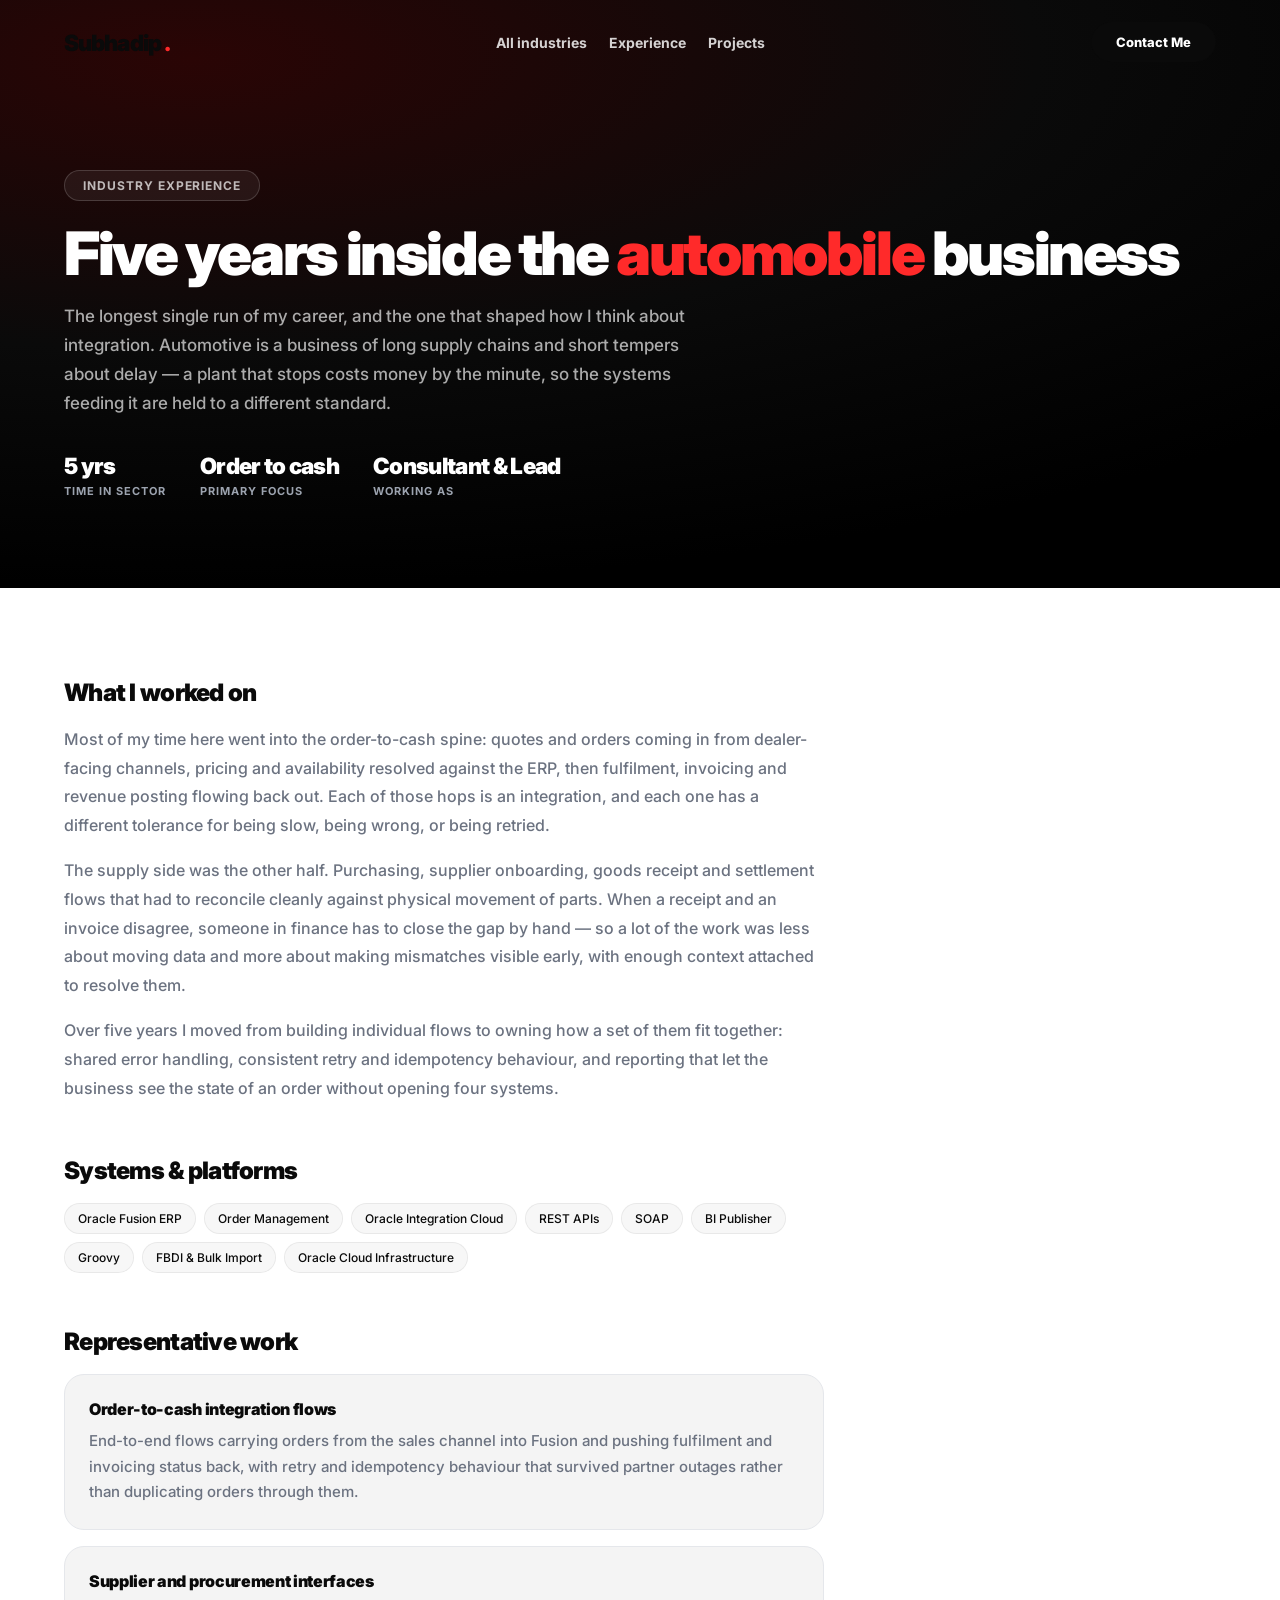
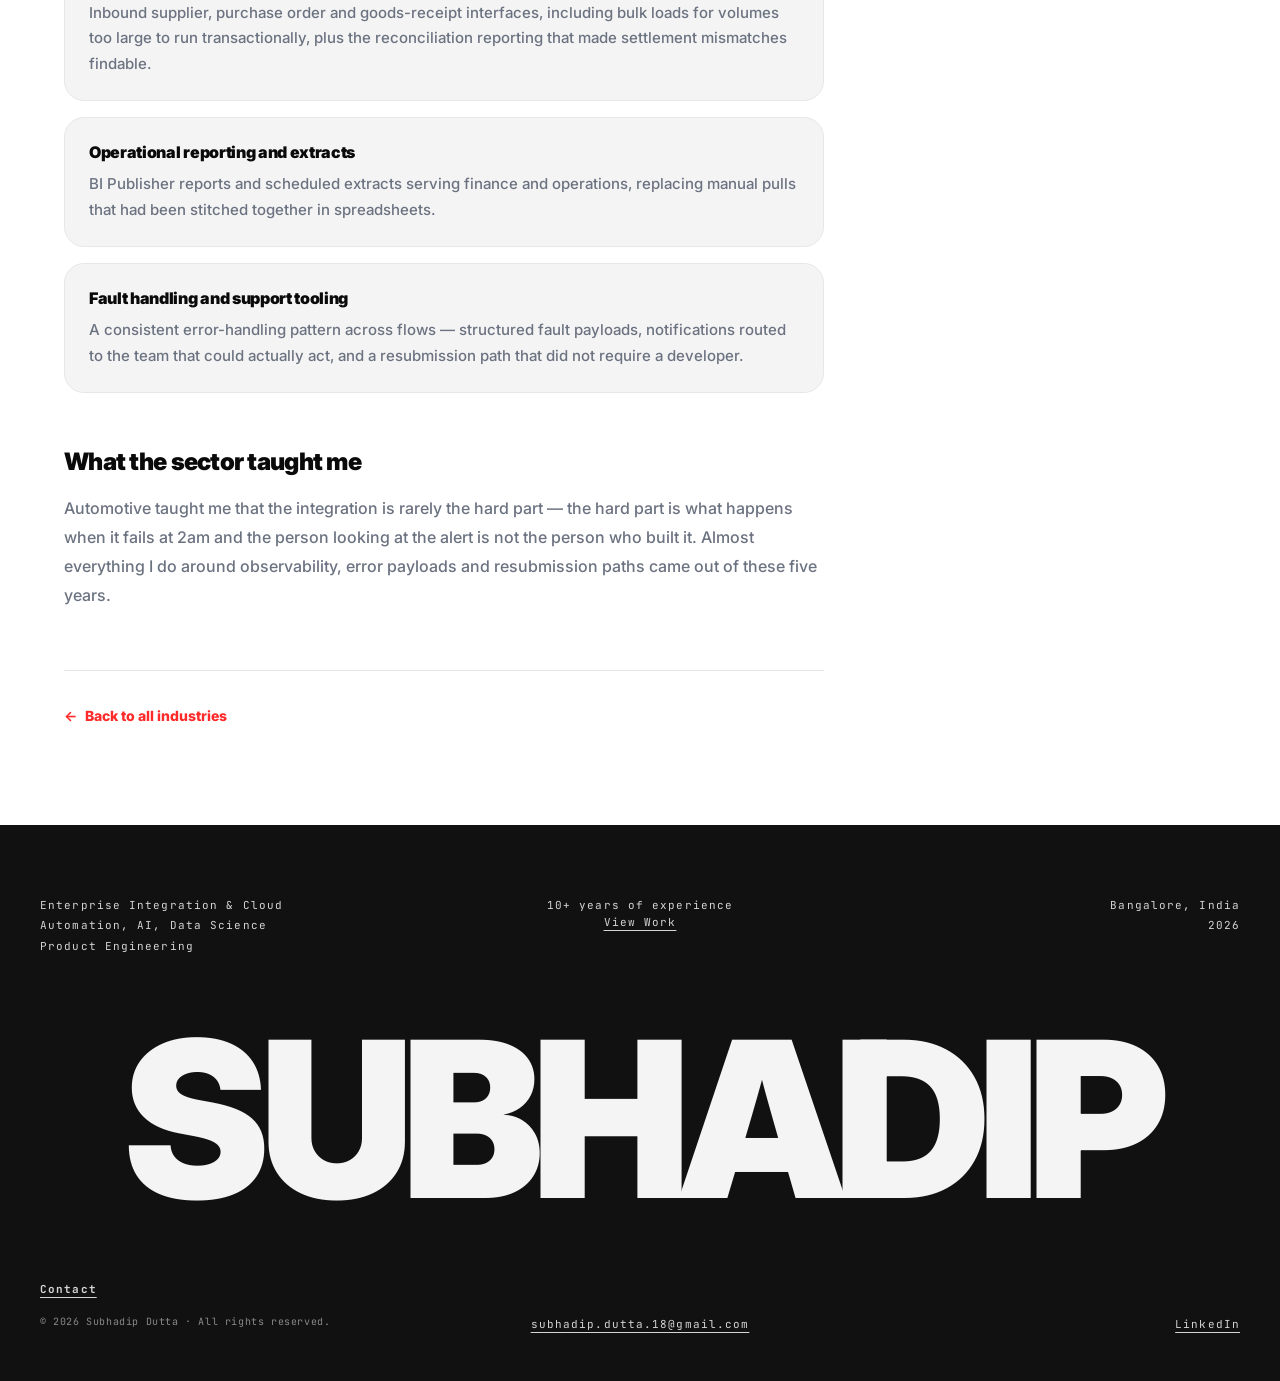
<file: industries/automobile.html>
<!DOCTYPE html>
<html lang="en">
<head>
    <meta charset="UTF-8">
    <meta name="viewport" content="width=device-width, initial-scale=1.0">
    <meta name="description" content="Five years of Oracle Fusion and integration work in the automobile sector - order-to-cash, dealer and supply-side flows across a manufacturing operation.">
    <meta name="theme-color" content="#ff2a2a">
    <meta property="og:title" content="Automobile &middot; Subhadip Dutta">
    <meta property="og:description" content="Five years of Oracle Fusion and integration work in the automobile sector - order-to-cash, dealer and supply-side flows across a manufacturing operation.">
    <meta property="og:image" content="https://subhadipgithub.github.io/images/og-card.jpg">
    <meta property="og:image:width" content="1200">
    <meta property="og:image:height" content="630">
    <meta property="og:image:alt" content="Subhadip Dutta, Oracle Cloud Solution Architect, shown as a 3D character at a laptop">
    <meta property="og:site_name" content="Subhadip Dutta">
    <meta property="og:type" content="article">
    <meta property="og:url" content="https://subhadipgithub.github.io/industries/automobile.html">
    <meta name="twitter:card" content="summary_large_image">
    <meta name="twitter:image" content="https://subhadipgithub.github.io/images/og-card.jpg">
    <link rel="canonical" href="https://subhadipgithub.github.io/industries/automobile.html">
    <title>Automobile &middot; Subhadip Dutta</title>
    <link rel="shortcut icon" href="../favicon.ico">
    <link rel="apple-touch-icon" href="../apple-touch-icon.png">
    <link rel="manifest" href="../site.webmanifest">
    <link rel="preconnect" href="https://fonts.googleapis.com">
    <link rel="preconnect" href="https://fonts.gstatic.com" crossorigin>
    <link href="https://fonts.googleapis.com/css2?family=Inter:wght@400;500;600;700;800;900&family=Caveat:wght@600&family=JetBrains+Mono:wght@400;500&display=swap" rel="stylesheet">
    <link rel="stylesheet" href="../style.css">
</head>
<body>

    <!-- navbar: uses .subnav-links, NOT .nav-links -- script.js feeds every
         .nav-links href to querySelector, where a cross-page href would throw. -->
    <nav class="navbar" id="navbar">
        <div class="nav-inner">
            <a href="../index.html#home" class="logo">Subhadip <span>.</span></a>

            <div class="subnav-links">
                <a href="../index.html#industries">All industries</a>
                <a href="../index.html#experience">Experience</a>
                <a href="../index.html#projects">Projects</a>
            </div>

            <a href="../index.html#contact" class="nav-cta">Contact Me</a>
        </div>
    </nav>

    <!-- page head -->
    <header class="page-head">
        <div class="section-inner">
            <span class="pill">Industry Experience</span>
            <h1>Five years inside the <em>automobile</em> business</h1>
            <p>The longest single run of my career, and the one that shaped how I think about integration. Automotive is a business of long supply chains and short tempers about delay &mdash; a plant that stops costs money by the minute, so the systems feeding it are held to a different standard.</p>

            <div class="page-meta">
                <div><strong>5 yrs</strong><span>Time in sector</span></div>
                <div><strong>Order to cash</strong><span>Primary focus</span></div>
                <div><strong>Consultant &amp; Lead</strong><span>Working as</span></div>
            </div>
        </div>
    </header>

    <!-- body -->
    <main class="page-body">
        <div class="section-inner">
            <section class="page-block reveal" data-delay="60">
                <h2>What I worked on</h2>
                <p>Most of my time here went into the order-to-cash spine: quotes and orders coming in from dealer-facing channels, pricing and availability resolved against the ERP, then fulfilment, invoicing and revenue posting flowing back out. Each of those hops is an integration, and each one has a different tolerance for being slow, being wrong, or being retried.</p>
                <p>The supply side was the other half. Purchasing, supplier onboarding, goods receipt and settlement flows that had to reconcile cleanly against physical movement of parts. When a receipt and an invoice disagree, someone in finance has to close the gap by hand &mdash; so a lot of the work was less about moving data and more about making mismatches visible early, with enough context attached to resolve them.</p>
                <p>Over five years I moved from building individual flows to owning how a set of them fit together: shared error handling, consistent retry and idempotency behaviour, and reporting that let the business see the state of an order without opening four systems.</p>
            </section>

            <section class="page-block reveal" data-delay="120">
                <h2>Systems &amp; platforms</h2>
                <div class="pills">
                    <span>Oracle Fusion ERP</span>
                    <span>Order Management</span>
                    <span>Oracle Integration Cloud</span>
                    <span>REST APIs</span>
                    <span>SOAP</span>
                    <span>BI Publisher</span>
                    <span>Groovy</span>
                    <span>FBDI &amp; Bulk Import</span>
                    <span>Oracle Cloud Infrastructure</span>
                </div>
            </section>

            <section class="page-block reveal" data-delay="180">
                <h2>Representative work</h2>
                <div class="work-list">
                    <div class="work-item">
                        <h3>Order-to-cash integration flows</h3>
                        <p>End-to-end flows carrying orders from the sales channel into Fusion and pushing fulfilment and invoicing status back, with retry and idempotency behaviour that survived partner outages rather than duplicating orders through them.</p>
                    </div>

                    <div class="work-item">
                        <h3>Supplier and procurement interfaces</h3>
                        <p>Inbound supplier, purchase order and goods-receipt interfaces, including bulk loads for volumes too large to run transactionally, plus the reconciliation reporting that made settlement mismatches findable.</p>
                    </div>

                    <div class="work-item">
                        <h3>Operational reporting and extracts</h3>
                        <p>BI Publisher reports and scheduled extracts serving finance and operations, replacing manual pulls that had been stitched together in spreadsheets.</p>
                    </div>

                    <div class="work-item">
                        <h3>Fault handling and support tooling</h3>
                        <p>A consistent error-handling pattern across flows &mdash; structured fault payloads, notifications routed to the team that could actually act, and a resubmission path that did not require a developer.</p>
                    </div>
                </div>
            </section>

            <section class="page-block reveal" data-delay="240">
                <h2>What the sector taught me</h2>
                <p>Automotive taught me that the integration is rarely the hard part &mdash; the hard part is what happens when it fails at 2am and the person looking at the alert is not the person who built it. Almost everything I do around observability, error payloads and resubmission paths came out of these five years.</p>
            </section>

            <div class="page-back reveal" data-delay="300">
                <a href="../index.html#industries"><b>&larr;</b> Back to all industries</a>
            </div>
        </div>
    </main>

    <!-- footer -->
    <footer class="footer">
        <div class="footer-row">
            <div>
                <p>Enterprise Integration &amp; Cloud</p>
                <p>Automation, AI, Data Science</p>
                <p>Product Engineering</p>
            </div>
            <div class="mid">
                <p>10+ years of experience</p>
                <a href="../index.html#projects">View Work</a>
            </div>
            <div class="end">
                <p>Bangalore, India</p>
                <p id="footer-year">2026</p>
            </div>
        </div>

        <div class="footer-word"><h2>SUBHADIP</h2></div>

        <div class="footer-row bottom">
            <div>
                <a href="../index.html#contact" class="strong">Contact</a>
                <p class="copy">&copy; <span class="year">2026</span> Subhadip Dutta &middot; All rights reserved.</p>
            </div>
            <div class="mid">
                <a href="mailto:subhadip.dutta.18@gmail.com">subhadip.dutta.18@gmail.com</a>
            </div>
            <div class="end">
                <a href="https://www.linkedin.com/in/sub-dutta/" target="_blank" rel="noopener noreferrer">LinkedIn</a>
            </div>
        </div>
    </footer>

    <button class="to-top" id="to-top" type="button" aria-label="Back to top">
        <svg viewBox="0 0 24 24" aria-hidden="true"><path d="M5 10l7-7m0 0l7 7m-7-7v18"/></svg>
    </button>

    <script src="../script.js" defer></script>
</body>
</html>
</file>
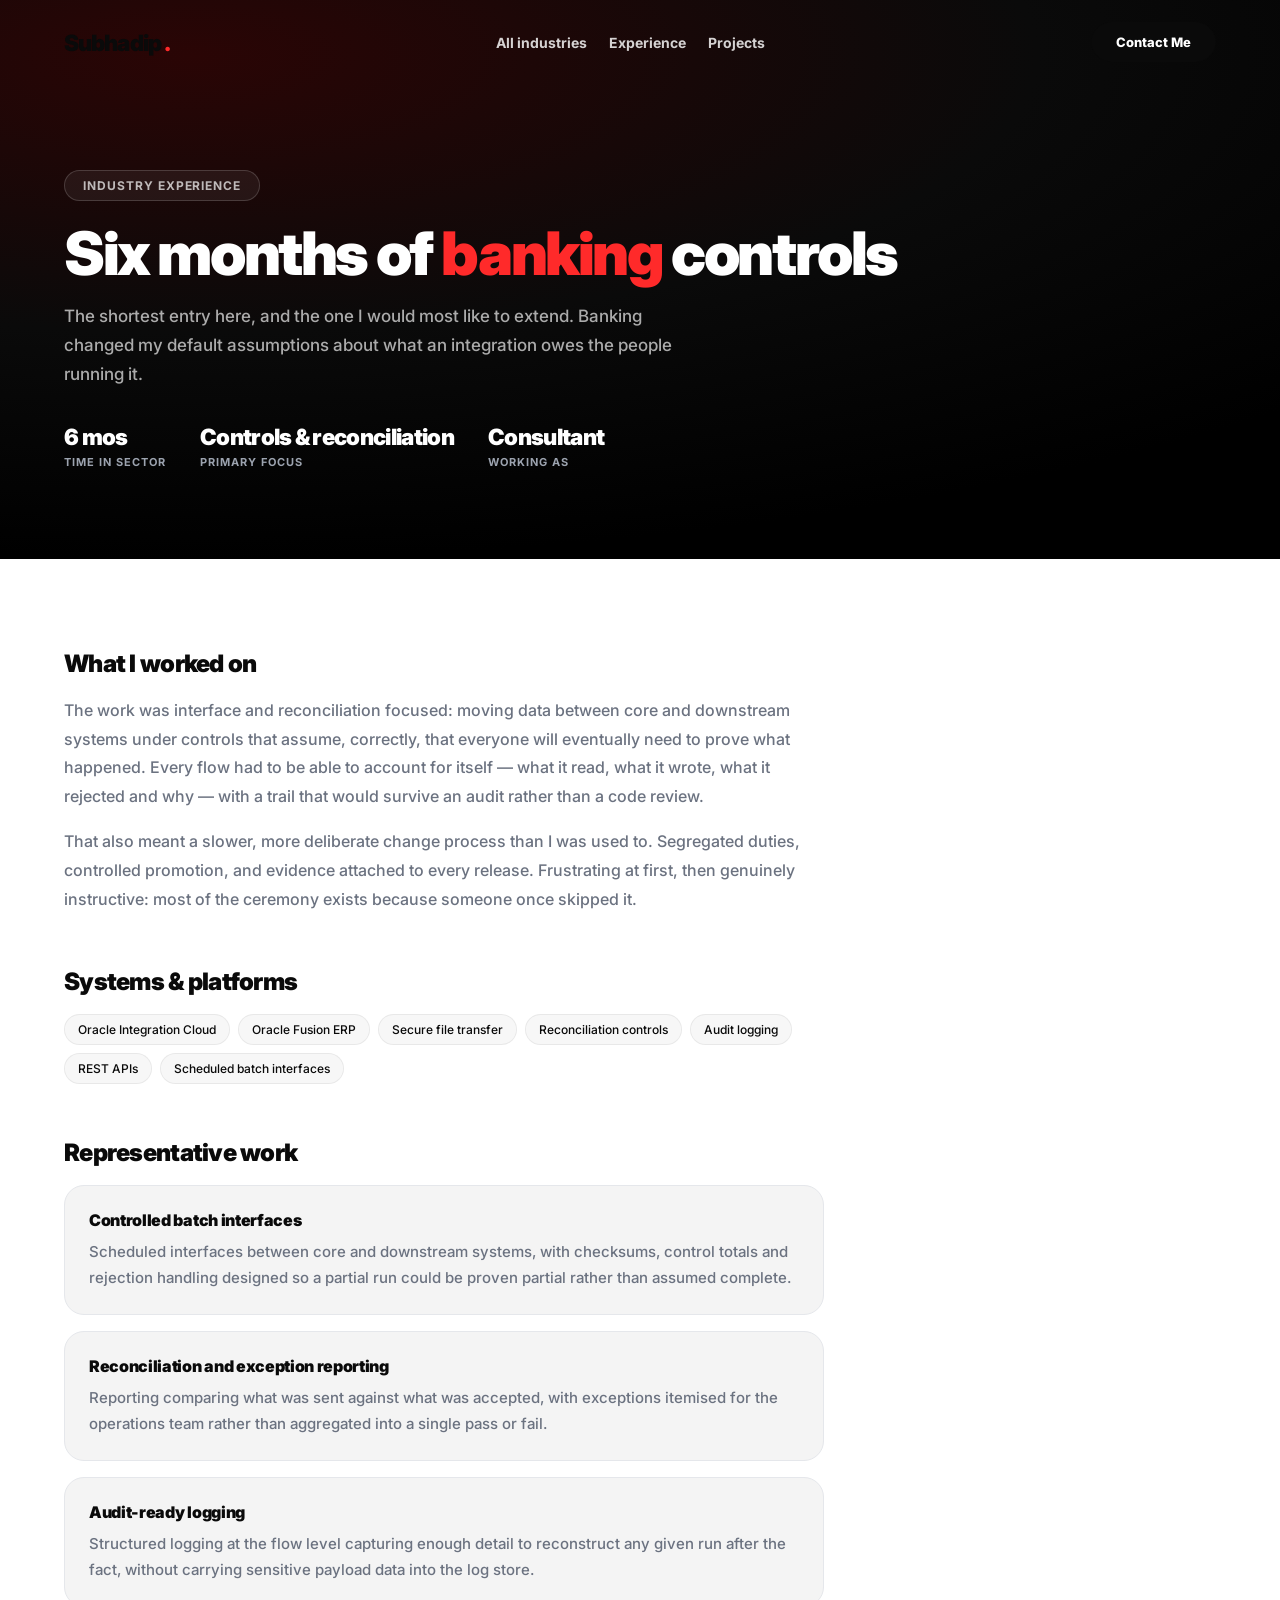
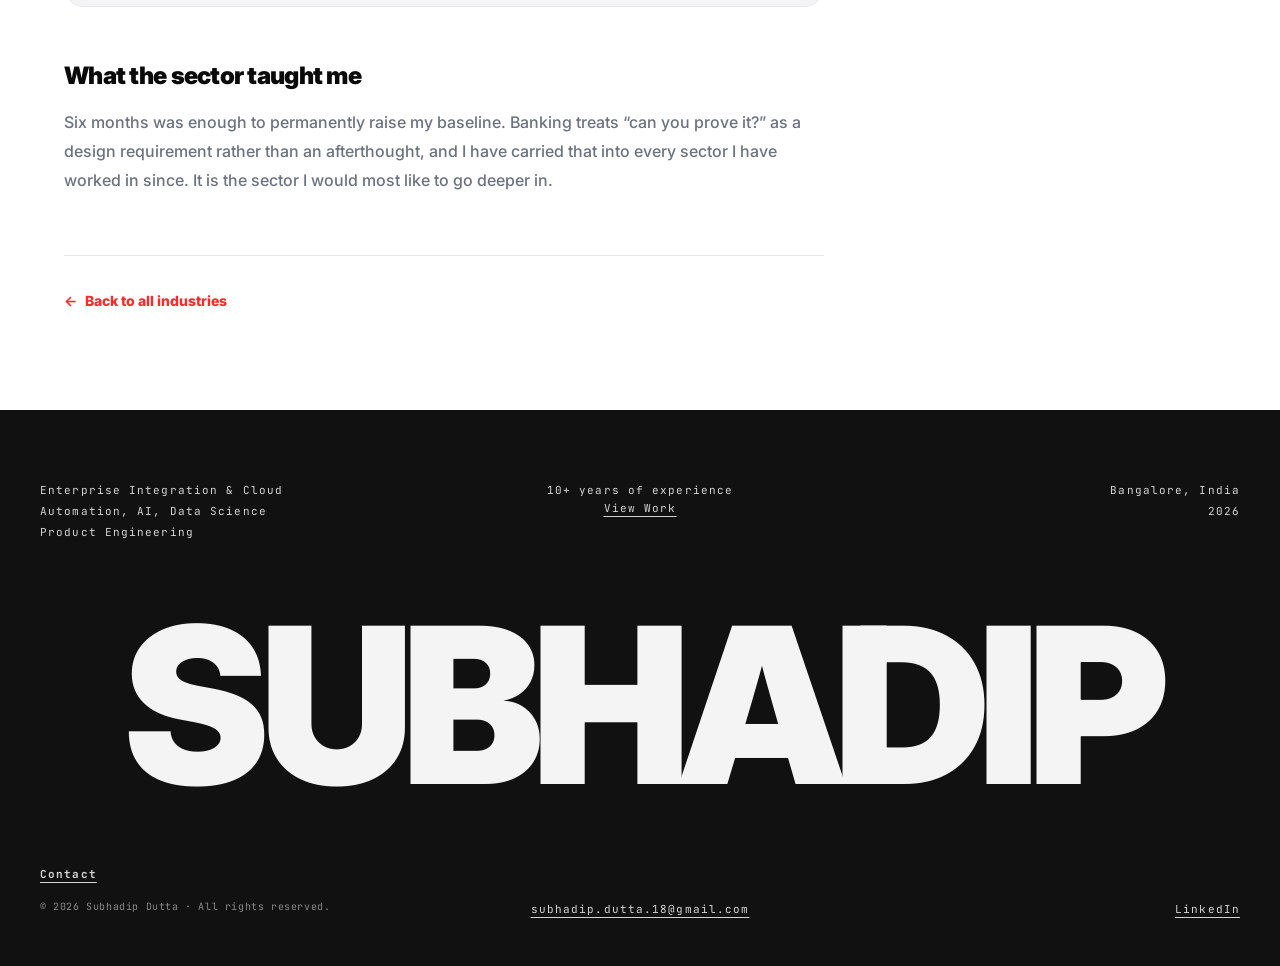
<file: industries/banking.html>
<!DOCTYPE html>
<html lang="en">
<head>
    <meta charset="UTF-8">
    <meta name="viewport" content="width=device-width, initial-scale=1.0">
    <meta name="description" content="Six months of integration work in banking - controlled interfaces, reconciliation and audit-ready data movement.">
    <meta name="theme-color" content="#ff2a2a">
    <meta property="og:title" content="Banking &middot; Subhadip Dutta">
    <meta property="og:description" content="Six months of integration work in banking - controlled interfaces, reconciliation and audit-ready data movement.">
    <meta property="og:image" content="https://subhadipgithub.github.io/images/og-card.jpg">
    <meta property="og:image:width" content="1200">
    <meta property="og:image:height" content="630">
    <meta property="og:image:alt" content="Subhadip Dutta, Oracle Cloud Solution Architect, shown as a 3D character at a laptop">
    <meta property="og:site_name" content="Subhadip Dutta">
    <meta property="og:type" content="article">
    <meta property="og:url" content="https://subhadipgithub.github.io/industries/banking.html">
    <meta name="twitter:card" content="summary_large_image">
    <meta name="twitter:image" content="https://subhadipgithub.github.io/images/og-card.jpg">
    <link rel="canonical" href="https://subhadipgithub.github.io/industries/banking.html">
    <title>Banking &middot; Subhadip Dutta</title>
    <link rel="shortcut icon" href="../favicon.ico">
    <link rel="apple-touch-icon" href="../apple-touch-icon.png">
    <link rel="manifest" href="../site.webmanifest">
    <link rel="preconnect" href="https://fonts.googleapis.com">
    <link rel="preconnect" href="https://fonts.gstatic.com" crossorigin>
    <link href="https://fonts.googleapis.com/css2?family=Inter:wght@400;500;600;700;800;900&family=Caveat:wght@600&family=JetBrains+Mono:wght@400;500&display=swap" rel="stylesheet">
    <link rel="stylesheet" href="../style.css">
</head>
<body>

    <!-- navbar: uses .subnav-links, NOT .nav-links -- script.js feeds every
         .nav-links href to querySelector, where a cross-page href would throw. -->
    <nav class="navbar" id="navbar">
        <div class="nav-inner">
            <a href="../index.html#home" class="logo">Subhadip <span>.</span></a>

            <div class="subnav-links">
                <a href="../index.html#industries">All industries</a>
                <a href="../index.html#experience">Experience</a>
                <a href="../index.html#projects">Projects</a>
            </div>

            <a href="../index.html#contact" class="nav-cta">Contact Me</a>
        </div>
    </nav>

    <!-- page head -->
    <header class="page-head">
        <div class="section-inner">
            <span class="pill">Industry Experience</span>
            <h1>Six months of <em>banking</em> controls</h1>
            <p>The shortest entry here, and the one I would most like to extend. Banking changed my default assumptions about what an integration owes the people running it.</p>

            <div class="page-meta">
                <div><strong>6 mos</strong><span>Time in sector</span></div>
                <div><strong>Controls &amp; reconciliation</strong><span>Primary focus</span></div>
                <div><strong>Consultant</strong><span>Working as</span></div>
            </div>
        </div>
    </header>

    <!-- body -->
    <main class="page-body">
        <div class="section-inner">
            <section class="page-block reveal" data-delay="60">
                <h2>What I worked on</h2>
                <p>The work was interface and reconciliation focused: moving data between core and downstream systems under controls that assume, correctly, that everyone will eventually need to prove what happened. Every flow had to be able to account for itself &mdash; what it read, what it wrote, what it rejected and why &mdash; with a trail that would survive an audit rather than a code review.</p>
                <p>That also meant a slower, more deliberate change process than I was used to. Segregated duties, controlled promotion, and evidence attached to every release. Frustrating at first, then genuinely instructive: most of the ceremony exists because someone once skipped it.</p>
            </section>

            <section class="page-block reveal" data-delay="120">
                <h2>Systems &amp; platforms</h2>
                <div class="pills">
                    <span>Oracle Integration Cloud</span>
                    <span>Oracle Fusion ERP</span>
                    <span>Secure file transfer</span>
                    <span>Reconciliation controls</span>
                    <span>Audit logging</span>
                    <span>REST APIs</span>
                    <span>Scheduled batch interfaces</span>
                </div>
            </section>

            <section class="page-block reveal" data-delay="180">
                <h2>Representative work</h2>
                <div class="work-list">
                    <div class="work-item">
                        <h3>Controlled batch interfaces</h3>
                        <p>Scheduled interfaces between core and downstream systems, with checksums, control totals and rejection handling designed so a partial run could be proven partial rather than assumed complete.</p>
                    </div>

                    <div class="work-item">
                        <h3>Reconciliation and exception reporting</h3>
                        <p>Reporting comparing what was sent against what was accepted, with exceptions itemised for the operations team rather than aggregated into a single pass or fail.</p>
                    </div>

                    <div class="work-item">
                        <h3>Audit-ready logging</h3>
                        <p>Structured logging at the flow level capturing enough detail to reconstruct any given run after the fact, without carrying sensitive payload data into the log store.</p>
                    </div>
                </div>
            </section>

            <section class="page-block reveal" data-delay="240">
                <h2>What the sector taught me</h2>
                <p>Six months was enough to permanently raise my baseline. Banking treats &ldquo;can you prove it?&rdquo; as a design requirement rather than an afterthought, and I have carried that into every sector I have worked in since. It is the sector I would most like to go deeper in.</p>
            </section>

            <div class="page-back reveal" data-delay="300">
                <a href="../index.html#industries"><b>&larr;</b> Back to all industries</a>
            </div>
        </div>
    </main>

    <!-- footer -->
    <footer class="footer">
        <div class="footer-row">
            <div>
                <p>Enterprise Integration &amp; Cloud</p>
                <p>Automation, AI, Data Science</p>
                <p>Product Engineering</p>
            </div>
            <div class="mid">
                <p>10+ years of experience</p>
                <a href="../index.html#projects">View Work</a>
            </div>
            <div class="end">
                <p>Bangalore, India</p>
                <p id="footer-year">2026</p>
            </div>
        </div>

        <div class="footer-word"><h2>SUBHADIP</h2></div>

        <div class="footer-row bottom">
            <div>
                <a href="../index.html#contact" class="strong">Contact</a>
                <p class="copy">&copy; <span class="year">2026</span> Subhadip Dutta &middot; All rights reserved.</p>
            </div>
            <div class="mid">
                <a href="mailto:subhadip.dutta.18@gmail.com">subhadip.dutta.18@gmail.com</a>
            </div>
            <div class="end">
                <a href="https://www.linkedin.com/in/sub-dutta/" target="_blank" rel="noopener noreferrer">LinkedIn</a>
            </div>
        </div>
    </footer>

    <button class="to-top" id="to-top" type="button" aria-label="Back to top">
        <svg viewBox="0 0 24 24" aria-hidden="true"><path d="M5 10l7-7m0 0l7 7m-7-7v18"/></svg>
    </button>

    <script src="../script.js" defer></script>
</body>
</html>
</file>
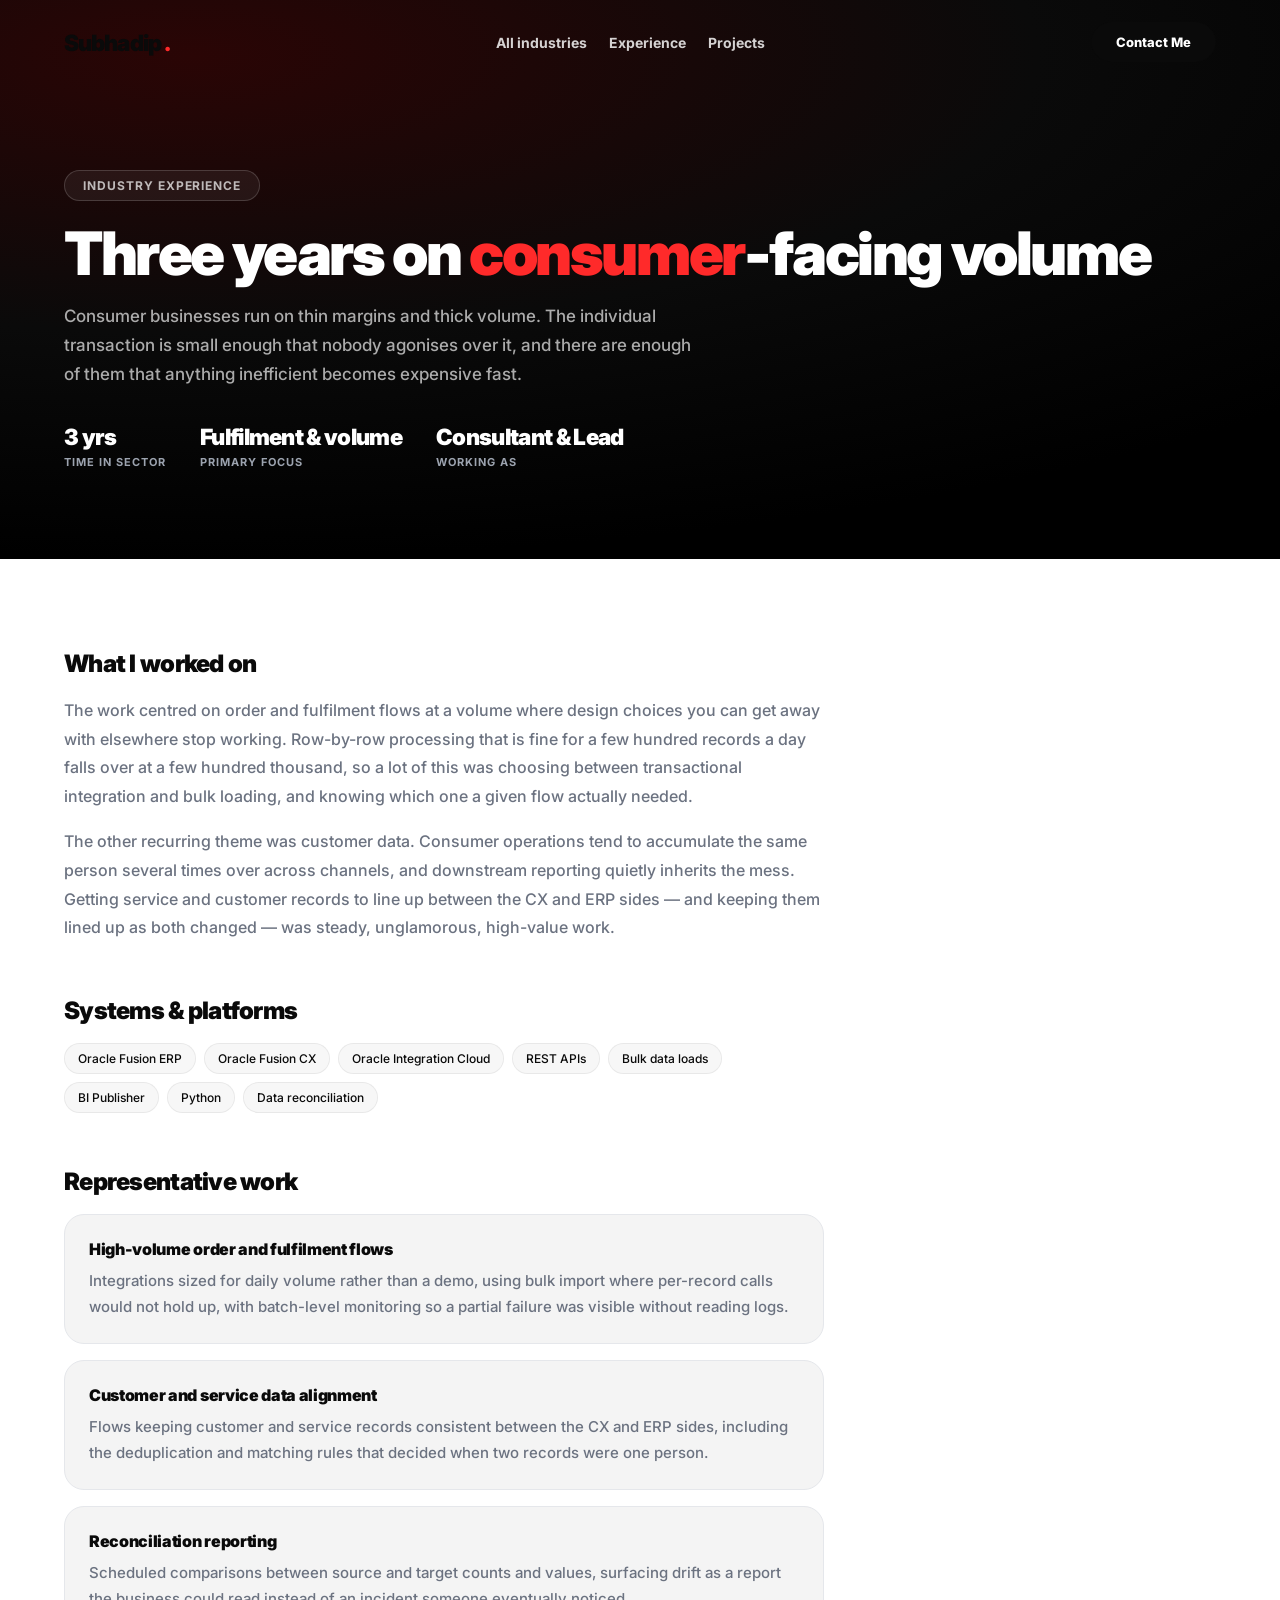
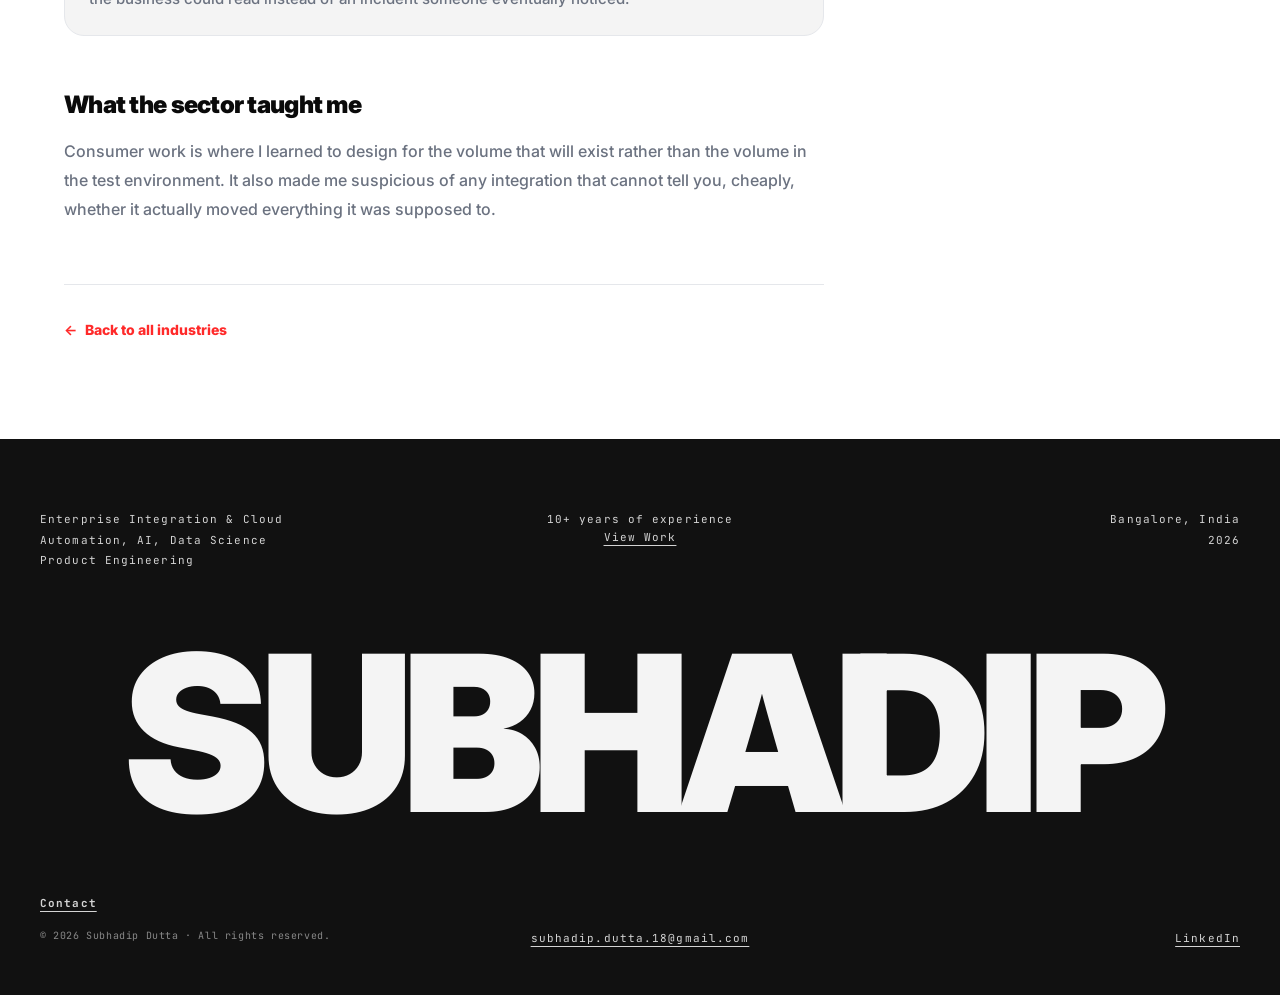
<file: industries/consumer.html>
<!DOCTYPE html>
<html lang="en">
<head>
    <meta charset="UTF-8">
    <meta name="viewport" content="width=device-width, initial-scale=1.0">
    <meta name="description" content="Three years of integration and Oracle Fusion work in the consumer sector - high-volume order, fulfilment and customer data flows.">
    <meta name="theme-color" content="#ff2a2a">
    <meta property="og:title" content="Consumer &middot; Subhadip Dutta">
    <meta property="og:description" content="Three years of integration and Oracle Fusion work in the consumer sector - high-volume order, fulfilment and customer data flows.">
    <meta property="og:image" content="https://subhadipgithub.github.io/images/og-card.jpg">
    <meta property="og:image:width" content="1200">
    <meta property="og:image:height" content="630">
    <meta property="og:image:alt" content="Subhadip Dutta, Oracle Cloud Solution Architect, shown as a 3D character at a laptop">
    <meta property="og:site_name" content="Subhadip Dutta">
    <meta property="og:type" content="article">
    <meta property="og:url" content="https://subhadipgithub.github.io/industries/consumer.html">
    <meta name="twitter:card" content="summary_large_image">
    <meta name="twitter:image" content="https://subhadipgithub.github.io/images/og-card.jpg">
    <link rel="canonical" href="https://subhadipgithub.github.io/industries/consumer.html">
    <title>Consumer &middot; Subhadip Dutta</title>
    <link rel="shortcut icon" href="../favicon.ico">
    <link rel="apple-touch-icon" href="../apple-touch-icon.png">
    <link rel="manifest" href="../site.webmanifest">
    <link rel="preconnect" href="https://fonts.googleapis.com">
    <link rel="preconnect" href="https://fonts.gstatic.com" crossorigin>
    <link href="https://fonts.googleapis.com/css2?family=Inter:wght@400;500;600;700;800;900&family=Caveat:wght@600&family=JetBrains+Mono:wght@400;500&display=swap" rel="stylesheet">
    <link rel="stylesheet" href="../style.css">
</head>
<body>

    <!-- navbar: uses .subnav-links, NOT .nav-links -- script.js feeds every
         .nav-links href to querySelector, where a cross-page href would throw. -->
    <nav class="navbar" id="navbar">
        <div class="nav-inner">
            <a href="../index.html#home" class="logo">Subhadip <span>.</span></a>

            <div class="subnav-links">
                <a href="../index.html#industries">All industries</a>
                <a href="../index.html#experience">Experience</a>
                <a href="../index.html#projects">Projects</a>
            </div>

            <a href="../index.html#contact" class="nav-cta">Contact Me</a>
        </div>
    </nav>

    <!-- page head -->
    <header class="page-head">
        <div class="section-inner">
            <span class="pill">Industry Experience</span>
            <h1>Three years on <em>consumer</em>-facing volume</h1>
            <p>Consumer businesses run on thin margins and thick volume. The individual transaction is small enough that nobody agonises over it, and there are enough of them that anything inefficient becomes expensive fast.</p>

            <div class="page-meta">
                <div><strong>3 yrs</strong><span>Time in sector</span></div>
                <div><strong>Fulfilment &amp; volume</strong><span>Primary focus</span></div>
                <div><strong>Consultant &amp; Lead</strong><span>Working as</span></div>
            </div>
        </div>
    </header>

    <!-- body -->
    <main class="page-body">
        <div class="section-inner">
            <section class="page-block reveal" data-delay="60">
                <h2>What I worked on</h2>
                <p>The work centred on order and fulfilment flows at a volume where design choices you can get away with elsewhere stop working. Row-by-row processing that is fine for a few hundred records a day falls over at a few hundred thousand, so a lot of this was choosing between transactional integration and bulk loading, and knowing which one a given flow actually needed.</p>
                <p>The other recurring theme was customer data. Consumer operations tend to accumulate the same person several times over across channels, and downstream reporting quietly inherits the mess. Getting service and customer records to line up between the CX and ERP sides &mdash; and keeping them lined up as both changed &mdash; was steady, unglamorous, high-value work.</p>
            </section>

            <section class="page-block reveal" data-delay="120">
                <h2>Systems &amp; platforms</h2>
                <div class="pills">
                    <span>Oracle Fusion ERP</span>
                    <span>Oracle Fusion CX</span>
                    <span>Oracle Integration Cloud</span>
                    <span>REST APIs</span>
                    <span>Bulk data loads</span>
                    <span>BI Publisher</span>
                    <span>Python</span>
                    <span>Data reconciliation</span>
                </div>
            </section>

            <section class="page-block reveal" data-delay="180">
                <h2>Representative work</h2>
                <div class="work-list">
                    <div class="work-item">
                        <h3>High-volume order and fulfilment flows</h3>
                        <p>Integrations sized for daily volume rather than a demo, using bulk import where per-record calls would not hold up, with batch-level monitoring so a partial failure was visible without reading logs.</p>
                    </div>

                    <div class="work-item">
                        <h3>Customer and service data alignment</h3>
                        <p>Flows keeping customer and service records consistent between the CX and ERP sides, including the deduplication and matching rules that decided when two records were one person.</p>
                    </div>

                    <div class="work-item">
                        <h3>Reconciliation reporting</h3>
                        <p>Scheduled comparisons between source and target counts and values, surfacing drift as a report the business could read instead of an incident someone eventually noticed.</p>
                    </div>
                </div>
            </section>

            <section class="page-block reveal" data-delay="240">
                <h2>What the sector taught me</h2>
                <p>Consumer work is where I learned to design for the volume that will exist rather than the volume in the test environment. It also made me suspicious of any integration that cannot tell you, cheaply, whether it actually moved everything it was supposed to.</p>
            </section>

            <div class="page-back reveal" data-delay="300">
                <a href="../index.html#industries"><b>&larr;</b> Back to all industries</a>
            </div>
        </div>
    </main>

    <!-- footer -->
    <footer class="footer">
        <div class="footer-row">
            <div>
                <p>Enterprise Integration &amp; Cloud</p>
                <p>Automation, AI, Data Science</p>
                <p>Product Engineering</p>
            </div>
            <div class="mid">
                <p>10+ years of experience</p>
                <a href="../index.html#projects">View Work</a>
            </div>
            <div class="end">
                <p>Bangalore, India</p>
                <p id="footer-year">2026</p>
            </div>
        </div>

        <div class="footer-word"><h2>SUBHADIP</h2></div>

        <div class="footer-row bottom">
            <div>
                <a href="../index.html#contact" class="strong">Contact</a>
                <p class="copy">&copy; <span class="year">2026</span> Subhadip Dutta &middot; All rights reserved.</p>
            </div>
            <div class="mid">
                <a href="mailto:subhadip.dutta.18@gmail.com">subhadip.dutta.18@gmail.com</a>
            </div>
            <div class="end">
                <a href="https://www.linkedin.com/in/sub-dutta/" target="_blank" rel="noopener noreferrer">LinkedIn</a>
            </div>
        </div>
    </footer>

    <button class="to-top" id="to-top" type="button" aria-label="Back to top">
        <svg viewBox="0 0 24 24" aria-hidden="true"><path d="M5 10l7-7m0 0l7 7m-7-7v18"/></svg>
    </button>

    <script src="../script.js" defer></script>
</body>
</html>
</file>
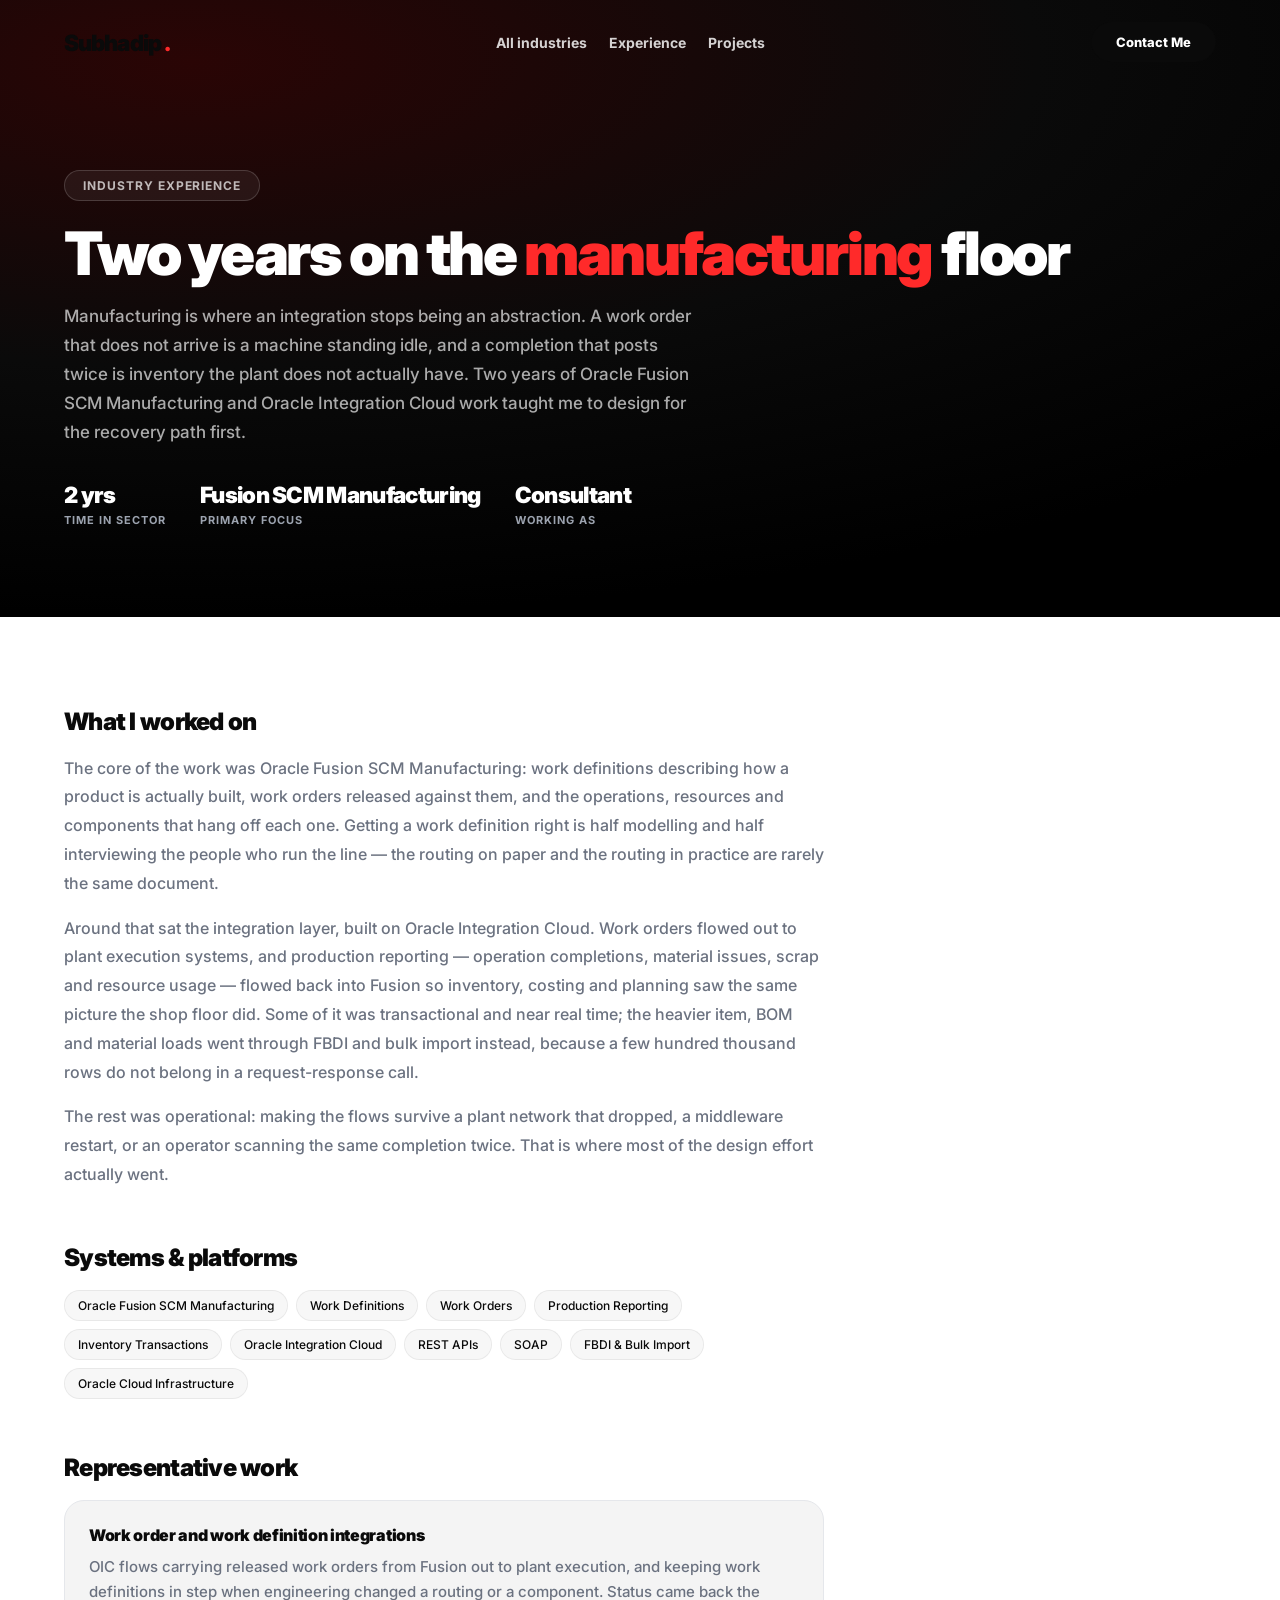
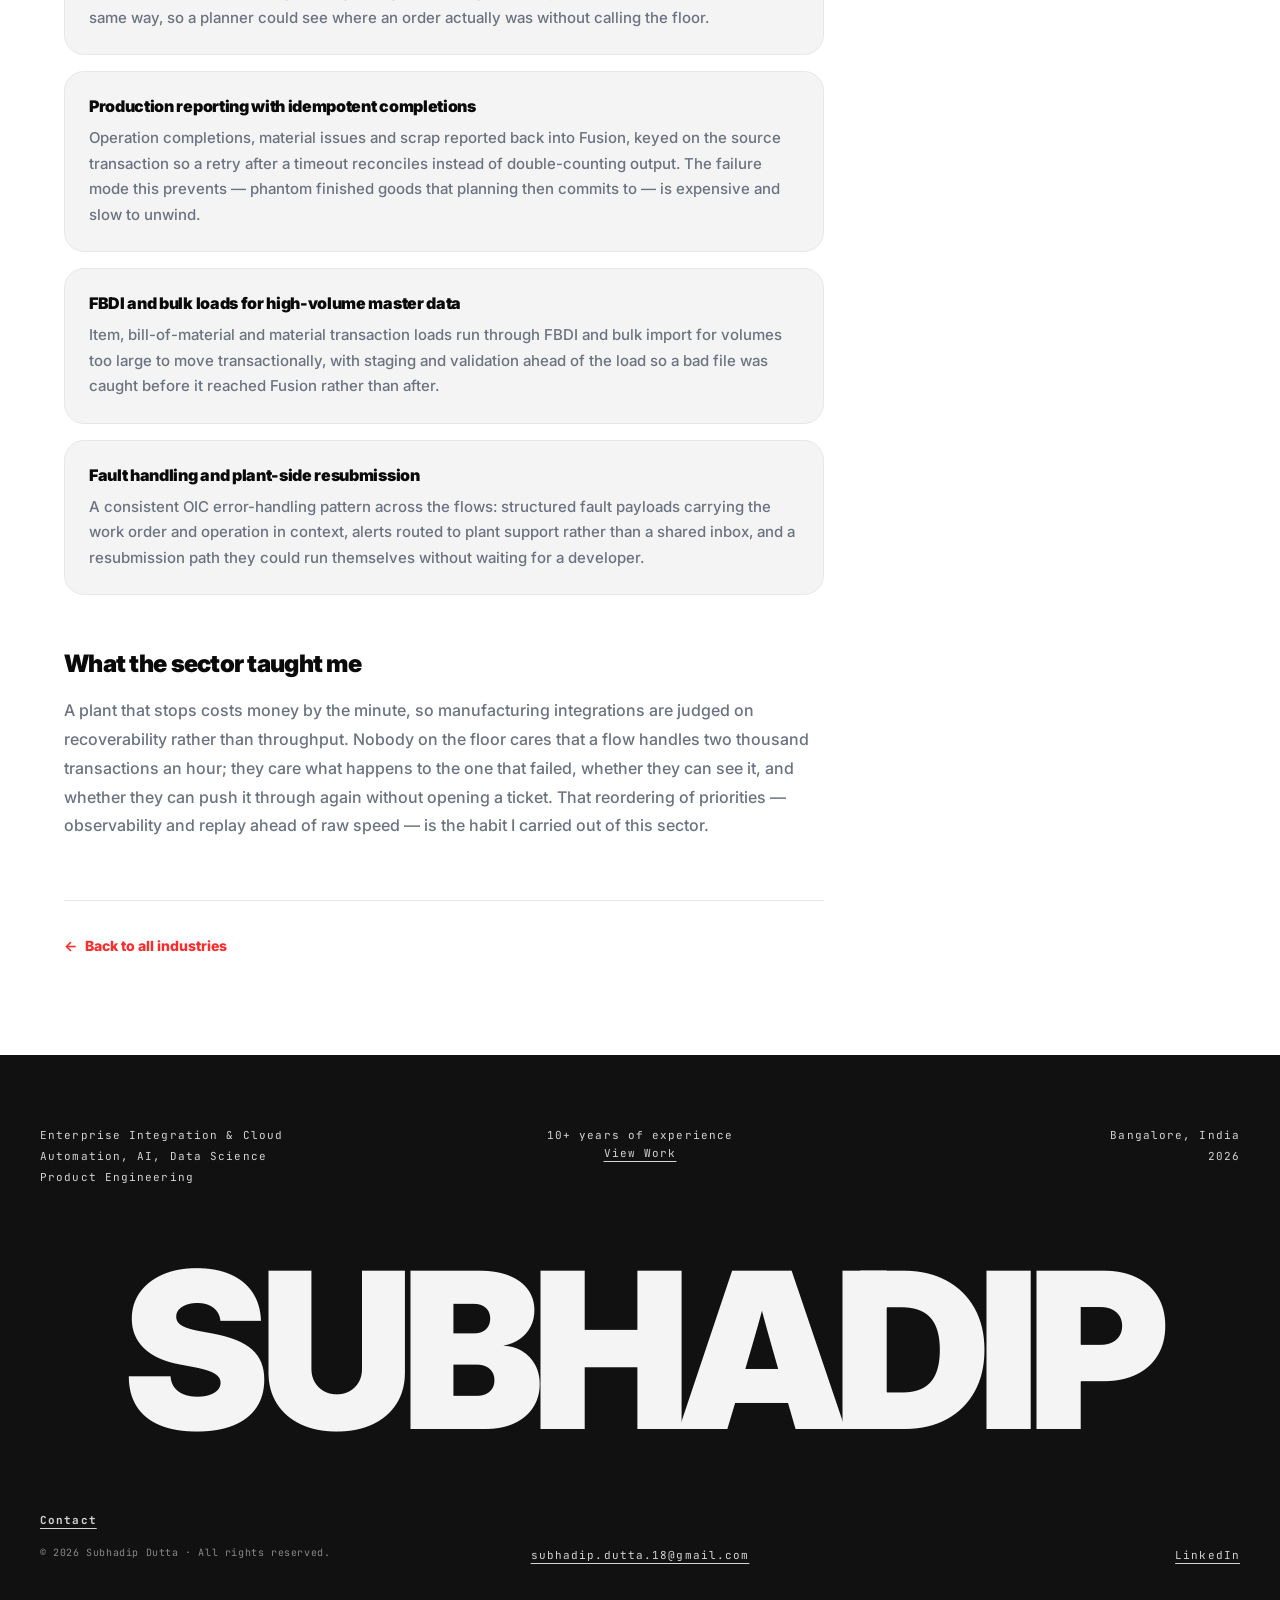
<file: industries/manufacturing.html>
<!DOCTYPE html>
<html lang="en">
<head>
    <meta charset="UTF-8">
    <meta name="viewport" content="width=device-width, initial-scale=1.0">
    <meta name="description" content="Two years of Oracle Fusion SCM Manufacturing and Oracle Integration Cloud work on the plant floor - work orders, production reporting and material movement wired back into Fusion.">
    <meta name="theme-color" content="#ff2a2a">
    <meta property="og:title" content="Manufacturing &middot; Subhadip Dutta">
    <meta property="og:description" content="Two years of Oracle Fusion SCM Manufacturing and Oracle Integration Cloud work on the plant floor - work orders, production reporting and material movement wired back into Fusion.">
    <meta property="og:image" content="https://subhadipgithub.github.io/images/og-card.jpg">
    <meta property="og:image:width" content="1200">
    <meta property="og:image:height" content="630">
    <meta property="og:image:alt" content="Subhadip Dutta, Oracle Cloud Solution Architect, shown as a 3D character at a laptop">
    <meta property="og:site_name" content="Subhadip Dutta">
    <meta property="og:type" content="article">
    <meta property="og:url" content="https://subhadipgithub.github.io/industries/manufacturing.html">
    <meta name="twitter:card" content="summary_large_image">
    <meta name="twitter:image" content="https://subhadipgithub.github.io/images/og-card.jpg">
    <link rel="canonical" href="https://subhadipgithub.github.io/industries/manufacturing.html">
    <title>Manufacturing &middot; Subhadip Dutta</title>
    <link rel="shortcut icon" href="../favicon.ico">
    <link rel="apple-touch-icon" href="../apple-touch-icon.png">
    <link rel="manifest" href="../site.webmanifest">
    <link rel="preconnect" href="https://fonts.googleapis.com">
    <link rel="preconnect" href="https://fonts.gstatic.com" crossorigin>
    <link href="https://fonts.googleapis.com/css2?family=Inter:wght@400;500;600;700;800;900&family=Caveat:wght@600&family=JetBrains+Mono:wght@400;500&display=swap" rel="stylesheet">
    <link rel="stylesheet" href="../style.css">
</head>
<body>

    <!-- navbar: uses .subnav-links, NOT .nav-links -- script.js feeds every
         .nav-links href to querySelector, where a cross-page href would throw. -->
    <nav class="navbar" id="navbar">
        <div class="nav-inner">
            <a href="../index.html#home" class="logo">Subhadip <span>.</span></a>

            <div class="subnav-links">
                <a href="../index.html#industries">All industries</a>
                <a href="../index.html#experience">Experience</a>
                <a href="../index.html#projects">Projects</a>
            </div>

            <a href="../index.html#contact" class="nav-cta">Contact Me</a>
        </div>
    </nav>

    <!-- page head -->
    <header class="page-head">
        <div class="section-inner">
            <span class="pill">Industry Experience</span>
            <h1>Two years on the <em>manufacturing</em> floor</h1>
            <p>Manufacturing is where an integration stops being an abstraction. A work order that does not arrive is a machine standing idle, and a completion that posts twice is inventory the plant does not actually have. Two years of Oracle Fusion SCM Manufacturing and Oracle Integration Cloud work taught me to design for the recovery path first.</p>

            <div class="page-meta">
                <div><strong>2 yrs</strong><span>Time in sector</span></div>
                <div><strong>Fusion SCM Manufacturing</strong><span>Primary focus</span></div>
                <div><strong>Consultant</strong><span>Working as</span></div>
            </div>
        </div>
    </header>

    <!-- body -->
    <main class="page-body">
        <div class="section-inner">
            <section class="page-block reveal" data-delay="60">
                <h2>What I worked on</h2>
                <p>The core of the work was Oracle Fusion SCM Manufacturing: work definitions describing how a product is actually built, work orders released against them, and the operations, resources and components that hang off each one. Getting a work definition right is half modelling and half interviewing the people who run the line &mdash; the routing on paper and the routing in practice are rarely the same document.</p>
                <p>Around that sat the integration layer, built on Oracle Integration Cloud. Work orders flowed out to plant execution systems, and production reporting &mdash; operation completions, material issues, scrap and resource usage &mdash; flowed back into Fusion so inventory, costing and planning saw the same picture the shop floor did. Some of it was transactional and near real time; the heavier item, BOM and material loads went through FBDI and bulk import instead, because a few hundred thousand rows do not belong in a request-response call.</p>
                <p>The rest was operational: making the flows survive a plant network that dropped, a middleware restart, or an operator scanning the same completion twice. That is where most of the design effort actually went.</p>
            </section>

            <section class="page-block reveal" data-delay="120">
                <h2>Systems &amp; platforms</h2>
                <div class="pills">
                    <span>Oracle Fusion SCM Manufacturing</span>
                    <span>Work Definitions</span>
                    <span>Work Orders</span>
                    <span>Production Reporting</span>
                    <span>Inventory Transactions</span>
                    <span>Oracle Integration Cloud</span>
                    <span>REST APIs</span>
                    <span>SOAP</span>
                    <span>FBDI &amp; Bulk Import</span>
                    <span>Oracle Cloud Infrastructure</span>
                </div>
            </section>

            <section class="page-block reveal" data-delay="180">
                <h2>Representative work</h2>
                <div class="work-list">
                    <div class="work-item">
                        <h3>Work order and work definition integrations</h3>
                        <p>OIC flows carrying released work orders from Fusion out to plant execution, and keeping work definitions in step when engineering changed a routing or a component. Status came back the same way, so a planner could see where an order actually was without calling the floor.</p>
                    </div>

                    <div class="work-item">
                        <h3>Production reporting with idempotent completions</h3>
                        <p>Operation completions, material issues and scrap reported back into Fusion, keyed on the source transaction so a retry after a timeout reconciles instead of double-counting output. The failure mode this prevents &mdash; phantom finished goods that planning then commits to &mdash; is expensive and slow to unwind.</p>
                    </div>

                    <div class="work-item">
                        <h3>FBDI and bulk loads for high-volume master data</h3>
                        <p>Item, bill-of-material and material transaction loads run through FBDI and bulk import for volumes too large to move transactionally, with staging and validation ahead of the load so a bad file was caught before it reached Fusion rather than after.</p>
                    </div>

                    <div class="work-item">
                        <h3>Fault handling and plant-side resubmission</h3>
                        <p>A consistent OIC error-handling pattern across the flows: structured fault payloads carrying the work order and operation in context, alerts routed to plant support rather than a shared inbox, and a resubmission path they could run themselves without waiting for a developer.</p>
                    </div>
                </div>
            </section>

            <section class="page-block reveal" data-delay="240">
                <h2>What the sector taught me</h2>
                <p>A plant that stops costs money by the minute, so manufacturing integrations are judged on recoverability rather than throughput. Nobody on the floor cares that a flow handles two thousand transactions an hour; they care what happens to the one that failed, whether they can see it, and whether they can push it through again without opening a ticket. That reordering of priorities &mdash; observability and replay ahead of raw speed &mdash; is the habit I carried out of this sector.</p>
            </section>

            <div class="page-back reveal" data-delay="300">
                <a href="../index.html#industries"><b>&larr;</b> Back to all industries</a>
            </div>
        </div>
    </main>

    <!-- footer -->
    <footer class="footer">
        <div class="footer-row">
            <div>
                <p>Enterprise Integration &amp; Cloud</p>
                <p>Automation, AI, Data Science</p>
                <p>Product Engineering</p>
            </div>
            <div class="mid">
                <p>10+ years of experience</p>
                <a href="../index.html#projects">View Work</a>
            </div>
            <div class="end">
                <p>Bangalore, India</p>
                <p id="footer-year">2026</p>
            </div>
        </div>

        <div class="footer-word"><h2>SUBHADIP</h2></div>

        <div class="footer-row bottom">
            <div>
                <a href="../index.html#contact" class="strong">Contact</a>
                <p class="copy">&copy; <span class="year">2026</span> Subhadip Dutta &middot; All rights reserved.</p>
            </div>
            <div class="mid">
                <a href="mailto:subhadip.dutta.18@gmail.com">subhadip.dutta.18@gmail.com</a>
            </div>
            <div class="end">
                <a href="https://www.linkedin.com/in/sub-dutta/" target="_blank" rel="noopener noreferrer">LinkedIn</a>
            </div>
        </div>
    </footer>

    <button class="to-top" id="to-top" type="button" aria-label="Back to top">
        <svg viewBox="0 0 24 24" aria-hidden="true"><path d="M5 10l7-7m0 0l7 7m-7-7v18"/></svg>
    </button>

    <script src="../script.js" defer></script>
</body>
</html>
</file>
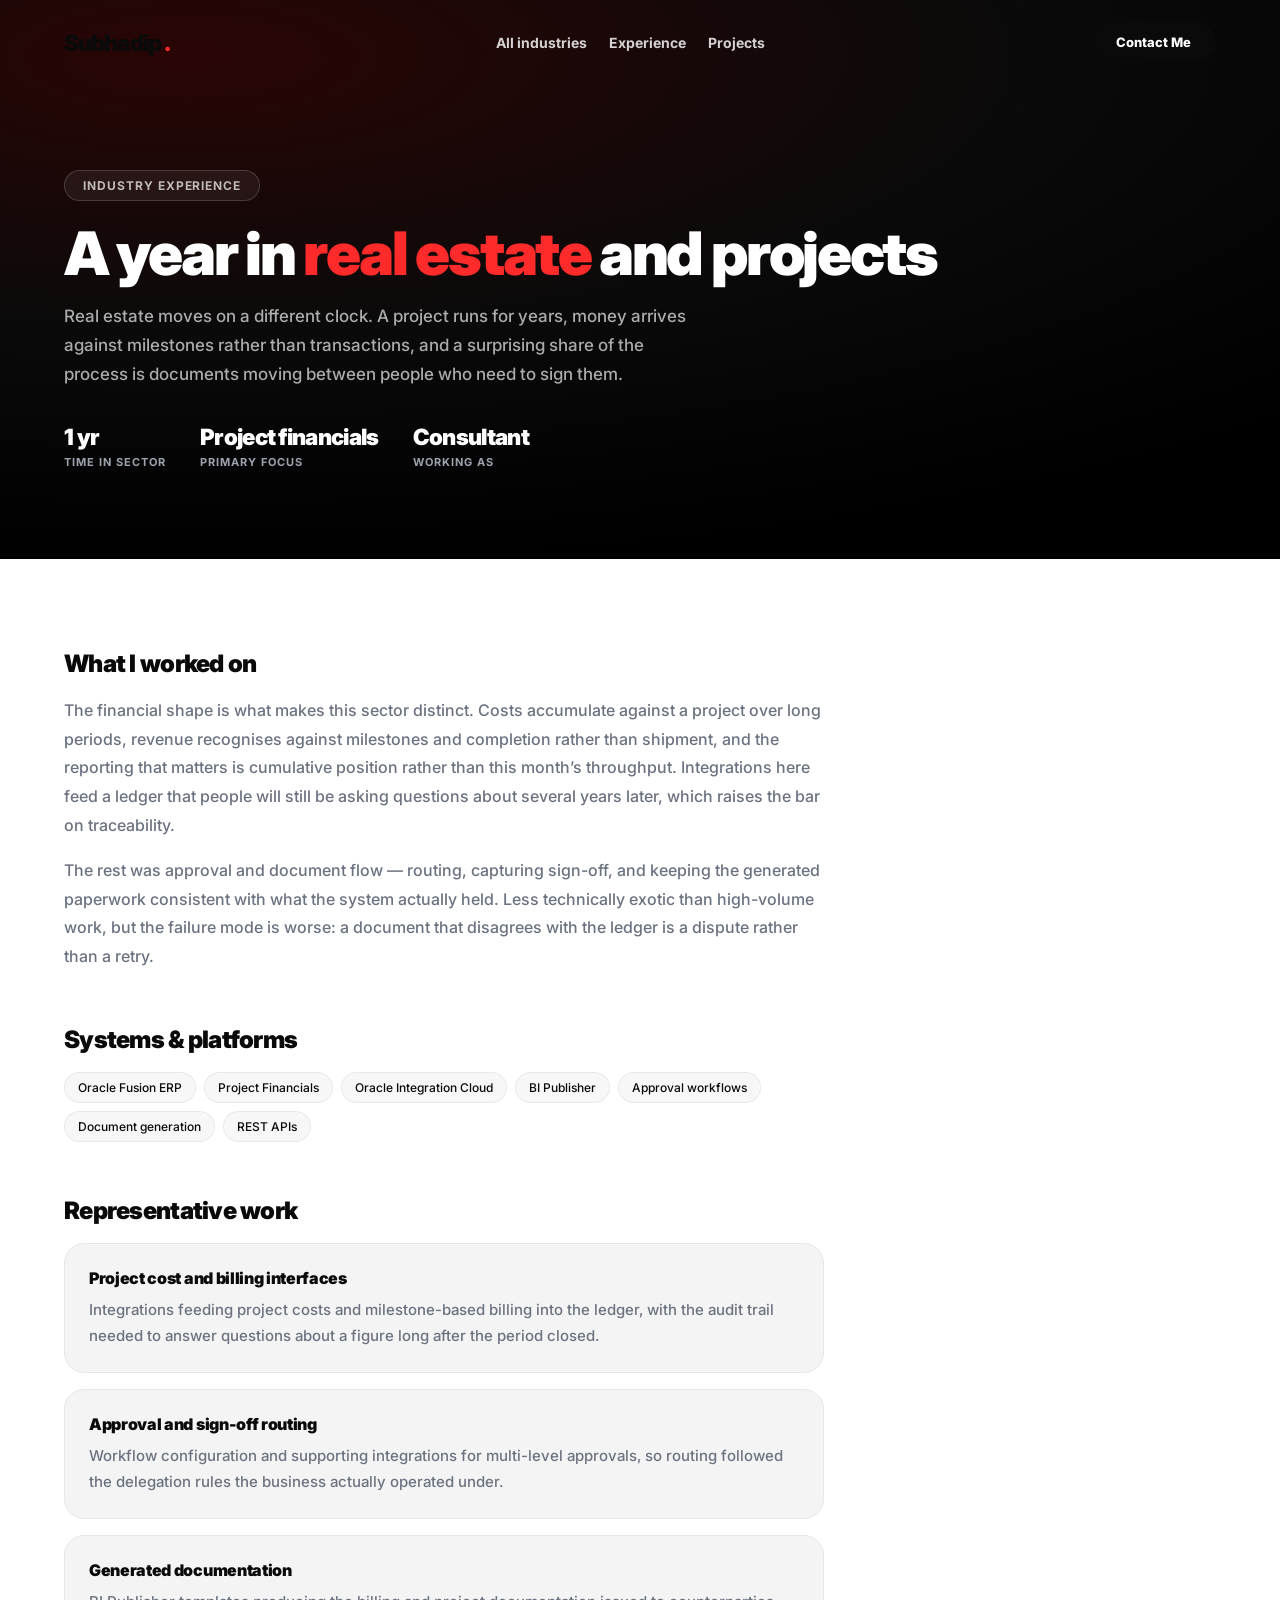
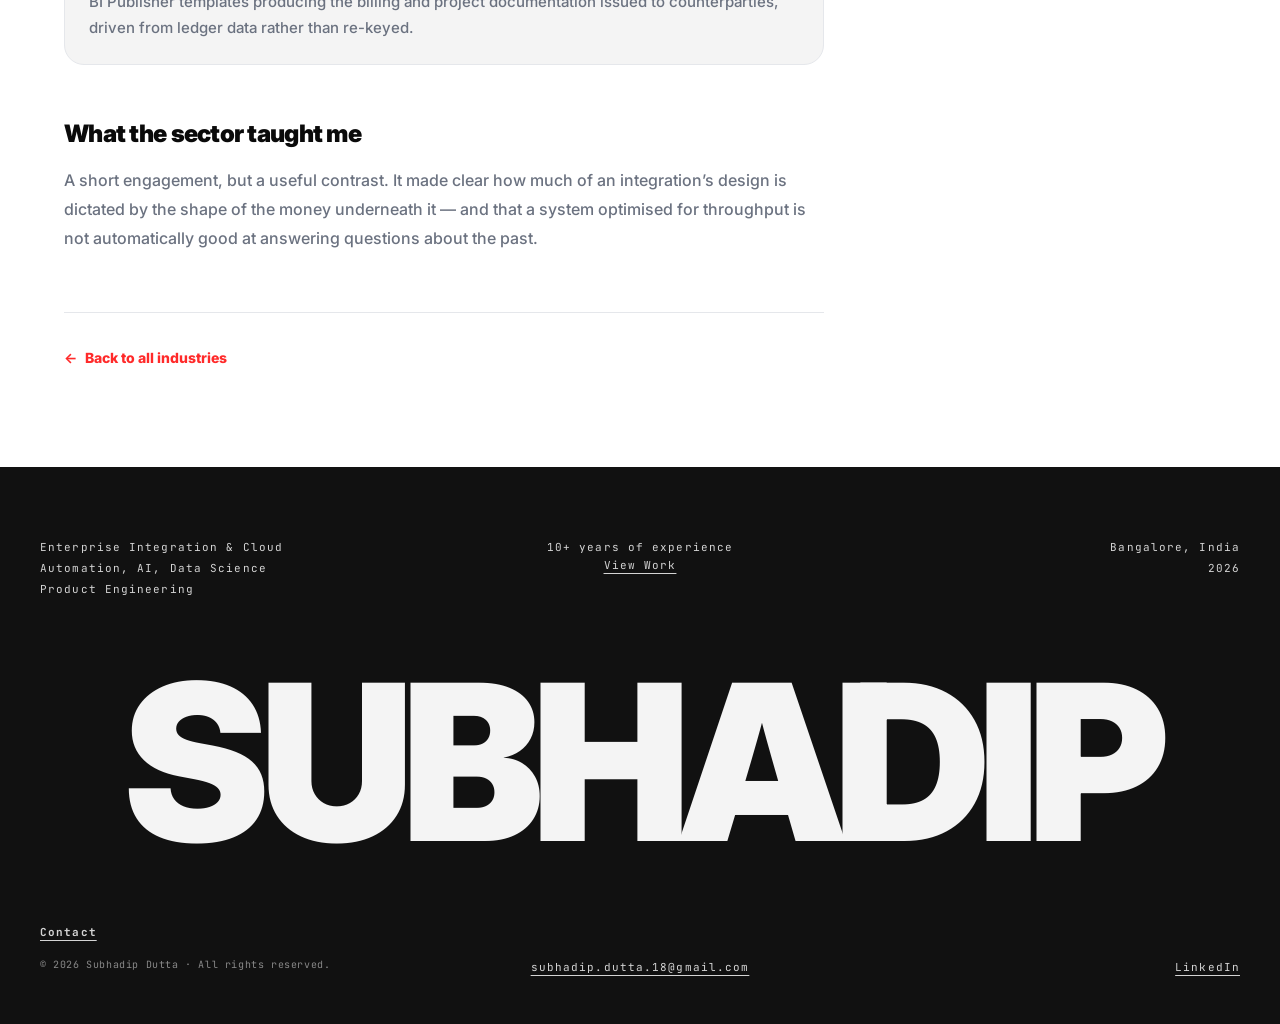
<file: industries/real-estate.html>
<!DOCTYPE html>
<html lang="en">
<head>
    <meta charset="UTF-8">
    <meta name="viewport" content="width=device-width, initial-scale=1.0">
    <meta name="description" content="A year of Oracle Fusion and integration work in real estate - project financials, milestone billing and document-heavy approval flows.">
    <meta name="theme-color" content="#ff2a2a">
    <meta property="og:title" content="Real Estate &middot; Subhadip Dutta">
    <meta property="og:description" content="A year of Oracle Fusion and integration work in real estate - project financials, milestone billing and document-heavy approval flows.">
    <meta property="og:image" content="https://subhadipgithub.github.io/images/og-card.jpg">
    <meta property="og:image:width" content="1200">
    <meta property="og:image:height" content="630">
    <meta property="og:image:alt" content="Subhadip Dutta, Oracle Cloud Solution Architect, shown as a 3D character at a laptop">
    <meta property="og:site_name" content="Subhadip Dutta">
    <meta property="og:type" content="article">
    <meta property="og:url" content="https://subhadipgithub.github.io/industries/real-estate.html">
    <meta name="twitter:card" content="summary_large_image">
    <meta name="twitter:image" content="https://subhadipgithub.github.io/images/og-card.jpg">
    <link rel="canonical" href="https://subhadipgithub.github.io/industries/real-estate.html">
    <title>Real Estate &middot; Subhadip Dutta</title>
    <link rel="shortcut icon" href="../favicon.ico">
    <link rel="apple-touch-icon" href="../apple-touch-icon.png">
    <link rel="manifest" href="../site.webmanifest">
    <link rel="preconnect" href="https://fonts.googleapis.com">
    <link rel="preconnect" href="https://fonts.gstatic.com" crossorigin>
    <link href="https://fonts.googleapis.com/css2?family=Inter:wght@400;500;600;700;800;900&family=Caveat:wght@600&family=JetBrains+Mono:wght@400;500&display=swap" rel="stylesheet">
    <link rel="stylesheet" href="../style.css">
</head>
<body>

    <!-- navbar: uses .subnav-links, NOT .nav-links -- script.js feeds every
         .nav-links href to querySelector, where a cross-page href would throw. -->
    <nav class="navbar" id="navbar">
        <div class="nav-inner">
            <a href="../index.html#home" class="logo">Subhadip <span>.</span></a>

            <div class="subnav-links">
                <a href="../index.html#industries">All industries</a>
                <a href="../index.html#experience">Experience</a>
                <a href="../index.html#projects">Projects</a>
            </div>

            <a href="../index.html#contact" class="nav-cta">Contact Me</a>
        </div>
    </nav>

    <!-- page head -->
    <header class="page-head">
        <div class="section-inner">
            <span class="pill">Industry Experience</span>
            <h1>A year in <em>real estate</em> and projects</h1>
            <p>Real estate moves on a different clock. A project runs for years, money arrives against milestones rather than transactions, and a surprising share of the process is documents moving between people who need to sign them.</p>

            <div class="page-meta">
                <div><strong>1 yr</strong><span>Time in sector</span></div>
                <div><strong>Project financials</strong><span>Primary focus</span></div>
                <div><strong>Consultant</strong><span>Working as</span></div>
            </div>
        </div>
    </header>

    <!-- body -->
    <main class="page-body">
        <div class="section-inner">
            <section class="page-block reveal" data-delay="60">
                <h2>What I worked on</h2>
                <p>The financial shape is what makes this sector distinct. Costs accumulate against a project over long periods, revenue recognises against milestones and completion rather than shipment, and the reporting that matters is cumulative position rather than this month&rsquo;s throughput. Integrations here feed a ledger that people will still be asking questions about several years later, which raises the bar on traceability.</p>
                <p>The rest was approval and document flow &mdash; routing, capturing sign-off, and keeping the generated paperwork consistent with what the system actually held. Less technically exotic than high-volume work, but the failure mode is worse: a document that disagrees with the ledger is a dispute rather than a retry.</p>
            </section>

            <section class="page-block reveal" data-delay="120">
                <h2>Systems &amp; platforms</h2>
                <div class="pills">
                    <span>Oracle Fusion ERP</span>
                    <span>Project Financials</span>
                    <span>Oracle Integration Cloud</span>
                    <span>BI Publisher</span>
                    <span>Approval workflows</span>
                    <span>Document generation</span>
                    <span>REST APIs</span>
                </div>
            </section>

            <section class="page-block reveal" data-delay="180">
                <h2>Representative work</h2>
                <div class="work-list">
                    <div class="work-item">
                        <h3>Project cost and billing interfaces</h3>
                        <p>Integrations feeding project costs and milestone-based billing into the ledger, with the audit trail needed to answer questions about a figure long after the period closed.</p>
                    </div>

                    <div class="work-item">
                        <h3>Approval and sign-off routing</h3>
                        <p>Workflow configuration and supporting integrations for multi-level approvals, so routing followed the delegation rules the business actually operated under.</p>
                    </div>

                    <div class="work-item">
                        <h3>Generated documentation</h3>
                        <p>BI Publisher templates producing the billing and project documentation issued to counterparties, driven from ledger data rather than re-keyed.</p>
                    </div>
                </div>
            </section>

            <section class="page-block reveal" data-delay="240">
                <h2>What the sector taught me</h2>
                <p>A short engagement, but a useful contrast. It made clear how much of an integration&rsquo;s design is dictated by the shape of the money underneath it &mdash; and that a system optimised for throughput is not automatically good at answering questions about the past.</p>
            </section>

            <div class="page-back reveal" data-delay="300">
                <a href="../index.html#industries"><b>&larr;</b> Back to all industries</a>
            </div>
        </div>
    </main>

    <!-- footer -->
    <footer class="footer">
        <div class="footer-row">
            <div>
                <p>Enterprise Integration &amp; Cloud</p>
                <p>Automation, AI, Data Science</p>
                <p>Product Engineering</p>
            </div>
            <div class="mid">
                <p>10+ years of experience</p>
                <a href="../index.html#projects">View Work</a>
            </div>
            <div class="end">
                <p>Bangalore, India</p>
                <p id="footer-year">2026</p>
            </div>
        </div>

        <div class="footer-word"><h2>SUBHADIP</h2></div>

        <div class="footer-row bottom">
            <div>
                <a href="../index.html#contact" class="strong">Contact</a>
                <p class="copy">&copy; <span class="year">2026</span> Subhadip Dutta &middot; All rights reserved.</p>
            </div>
            <div class="mid">
                <a href="mailto:subhadip.dutta.18@gmail.com">subhadip.dutta.18@gmail.com</a>
            </div>
            <div class="end">
                <a href="https://www.linkedin.com/in/sub-dutta/" target="_blank" rel="noopener noreferrer">LinkedIn</a>
            </div>
        </div>
    </footer>

    <button class="to-top" id="to-top" type="button" aria-label="Back to top">
        <svg viewBox="0 0 24 24" aria-hidden="true"><path d="M5 10l7-7m0 0l7 7m-7-7v18"/></svg>
    </button>

    <script src="../script.js" defer></script>
</body>
</html>
</file>
<file: style.css>
/* ============================================================
   Subhadip Dutta — portfolio
   Design language: bold red (#ff2a2a) on black & white,
   heavy display type, tactile paper/badge motifs.
   ============================================================ */

:root {
    --red: #ff2a2a;
    --red-deep: #d21414;
    --ink: #0a0a0a;
    --ink-soft: #111111;
    --grey-900: #171717;
    --grey-600: #6b7280;
    --grey-400: #9ca3af;
    --grey-200: #e5e7eb;
    --grey-100: #f4f4f4;
    --white: #ffffff;
    --shell: 1200px;
    --font: 'Inter', system-ui, -apple-system, 'Segoe UI', Roboto, sans-serif;
    --mono: 'JetBrains Mono', ui-monospace, SFMono-Regular, Menlo, monospace;
    --hand: 'Caveat', cursive;
    --ease: cubic-bezier(0.22, 1, 0.36, 1);
}

* { margin: 0; padding: 0; box-sizing: border-box; }

html {
    scroll-behavior: smooth;
    scroll-padding-top: 90px;
    -webkit-text-size-adjust: 100%;
}

body {
    font-family: var(--font);
    background: var(--ink);
    color: var(--white);
    overflow-x: hidden;
    -webkit-font-smoothing: antialiased;
}

body.is-locked { overflow: hidden; }

img { max-width: 100%; display: block; }
a { color: inherit; text-decoration: none; }
svg { display: block; }
button { font: inherit; cursor: pointer; border: none; background: none; color: inherit; }

::selection { background: var(--red); color: #fff; }

.sr-only {
    position: absolute; width: 1px; height: 1px;
    padding: 0; margin: -1px; overflow: hidden;
    clip: rect(0 0 0 0); white-space: nowrap; border: 0;
}

.section-inner {
    max-width: var(--shell);
    margin: 0 auto;
    padding: 0 24px;
}

/* ---------- shared section header ---------- */
.pill {
    display: inline-block;
    border: 1px solid var(--grey-200);
    background: var(--white);
    border-radius: 999px;
    padding: 7px 18px;
    font-size: 12px;
    font-weight: 700;
    letter-spacing: 0.08em;
    text-transform: uppercase;
    color: var(--grey-600);
    margin-bottom: 22px;
}

.section-head { max-width: 640px; margin-bottom: 56px; }

.section-head h2 {
    font-size: clamp(2rem, 5vw, 3.25rem);
    font-weight: 900;
    letter-spacing: -0.035em;
    line-height: 1.05;
    color: var(--ink);
    margin-bottom: 16px;
}

.section-head p {
    color: var(--grey-600);
    font-size: 1.0625rem;
    line-height: 1.65;
    font-weight: 500;
}

/* ---------- buttons ---------- */
.btn {
    display: inline-block;
    border-radius: 999px;
    padding: 14px 30px;
    font-size: 0.875rem;
    font-weight: 800;
    letter-spacing: -0.01em;
    transition: all 0.3s var(--ease);
    border: 1px solid transparent;
}

.btn-solid { background: var(--white); color: var(--ink); box-shadow: 0 12px 30px rgba(0, 0, 0, 0.28); }
.btn-solid:hover { transform: translateY(-3px); background: #f1f1f1; }

.btn-ghost { border-color: rgba(255, 255, 255, 0.75); color: var(--white); backdrop-filter: blur(8px); background: rgba(0, 0, 0, 0.14); }
.btn-ghost:hover { transform: translateY(-3px); background: rgba(255, 255, 255, 0.14); }

.btn-dark { background: var(--ink); color: var(--white); }
.btn-dark:hover { transform: translateY(-3px); box-shadow: 0 14px 30px rgba(0, 0, 0, 0.3); }

.btn-outline-light { border-color: rgba(255, 255, 255, 0.55); color: var(--white); }
.btn-outline-light:hover { background: var(--white); color: var(--red); transform: translateY(-3px); }

/* ---------- reveal animation ---------- */
.reveal {
    opacity: 0;
    transform: translateY(28px);
    transition: opacity 0.8s var(--ease), transform 0.8s var(--ease);
    transition-delay: var(--d, 0ms);
}
.reveal.in { opacity: 1; transform: none; }

.reveal-drop { transform: none; }
.reveal-drop.in { animation: dropBounce 1.2s cubic-bezier(0.28, 0.84, 0.42, 1) both; }

@keyframes dropBounce {
    0%   { transform: translateY(-320px); opacity: 0; }
    50%  { transform: translateY(0); opacity: 1; }
    65%  { transform: translateY(-38px); }
    80%  { transform: translateY(0); }
    90%  { transform: translateY(-14px); }
    100% { transform: translateY(0); opacity: 1; }
}

/* ============================================================
   Preloader
   ============================================================ */
.preloader {
    position: fixed;
    inset: 0;
    z-index: 10000;
    background: var(--red);
    display: flex;
    align-items: center;
    justify-content: center;
    transition: transform 1.1s cubic-bezier(0.76, 0, 0.24, 1);
}
.preloader.done { transform: translateY(-100%); }
/* set by an inline script in <head> for returning visitors, before first paint */
.is-returning .preloader { display: none; }

.preloader-word {
    position: relative;
    font-size: clamp(2.5rem, 9vw, 5rem);
    font-weight: 900;
    letter-spacing: -0.05em;
    line-height: 1;
    transition: opacity 0.4s ease, transform 0.4s ease;
}
.preloader.done .preloader-word { opacity: 0; transform: translateY(-18px) scale(0.96); }

.preloader-ghost { color: rgba(120, 0, 0, 0.32); }

.preloader-fill {
    position: absolute;
    inset: 0;
    color: var(--white);
    white-space: nowrap;
    overflow: hidden;
    clip-path: inset(100% 0 0 0);
    animation: waterFill 1.5s ease-in-out 0.2s forwards;
}
.preloader-fill .dark { color: var(--ink); }

@keyframes waterFill {
    to { clip-path: inset(0 0 0 0); }
}

/* ============================================================
   Navbar
   ============================================================ */
.navbar {
    position: fixed;
    top: 0; left: 0;
    width: 100%;
    z-index: 900;
    padding: 22px 0;
    transition: all 0.45s var(--ease);
}

.nav-inner {
    max-width: var(--shell);
    margin: 0 auto;
    padding: 0 24px;
    display: flex;
    align-items: center;
    justify-content: space-between;
    gap: 20px;
}

.logo {
    font-size: 1.4rem;
    font-weight: 900;
    letter-spacing: -0.04em;
    color: var(--ink);
    transition: color 0.45s var(--ease);
}
.logo span { color: var(--red); }

.nav-links { display: flex; gap: 22px; }

.nav-links a {
    position: relative;
    font-size: 0.875rem;
    font-weight: 600;
    letter-spacing: 0.01em;
    color: var(--grey-600);
    transition: color 0.35s var(--ease);
}
.nav-links a::after {
    content: '';
    position: absolute;
    left: 0; bottom: -6px;
    width: 0; height: 2px;
    background: var(--red);
    transition: width 0.3s var(--ease);
}
.nav-links a:hover::after,
.nav-links a.active::after { width: 100%; }
.nav-links a:hover { color: var(--ink); }
.nav-links a.active { color: var(--ink); }

.nav-cta {
    padding: 11px 24px;
    border-radius: 999px;
    font-size: 0.8125rem;
    font-weight: 800;
    color: var(--white);
    background: var(--ink);
    border: 1px solid var(--ink);
    transition: all 0.4s var(--ease);
}
.nav-cta:hover { background: var(--red); border-color: var(--red); box-shadow: 0 10px 25px rgba(255, 42, 42, 0.28); }

/* scrolled state */
.navbar.sticky {
    padding: 12px 0;
    background: rgba(255, 255, 255, 0.78);
    backdrop-filter: blur(18px);
    border-bottom: 1px solid rgba(0, 0, 0, 0.06);
    box-shadow: 0 4px 30px rgba(0, 0, 0, 0.05);
}
.navbar.sticky .logo { color: var(--ink); }
.navbar.sticky .nav-links a { color: var(--grey-600); }
.navbar.sticky .nav-links a:hover,
.navbar.sticky .nav-links a.active { color: var(--ink); }
.navbar.sticky .nav-cta { background: var(--ink); border-color: var(--ink); color: var(--white); }
.navbar.sticky .nav-cta:hover { background: var(--red); border-color: var(--red); box-shadow: 0 10px 25px rgba(255, 42, 42, 0.28); }
.navbar.sticky .nav-toggle { color: var(--ink); }

/* open state */
.navbar.open { background: var(--red); backdrop-filter: none; border-bottom-color: transparent; box-shadow: none; }
.navbar.open .logo { color: var(--white); }
.navbar.open .logo span { color: var(--ink); }
.navbar.open .nav-toggle { color: var(--white); }

.nav-toggle {
    display: none;
    padding: 6px;
    color: var(--ink);
    transition: color 0.4s var(--ease);
}
.nav-toggle svg { width: 26px; height: 26px; fill: none; stroke: currentColor; stroke-width: 2.4; stroke-linecap: round; stroke-linejoin: round; }
.nav-toggle .icon-close { display: none; }
.navbar.open .nav-toggle .icon-open { display: none; }
.navbar.open .nav-toggle .icon-close { display: block; }

.mobile-menu {
    display: none;
    flex-direction: column;
    gap: 2px;
    background: var(--red);
    padding: 0 24px;
    max-height: 0;
    opacity: 0;
    overflow: hidden;
    transition: max-height 0.45s var(--ease), opacity 0.35s ease, padding 0.35s ease;
}
.navbar.open .mobile-menu { max-height: 680px; opacity: 1; padding: 14px 24px 28px; }

.mobile-menu a {
    color: var(--white);
    font-weight: 800;
    font-size: 1rem;
    padding: 13px 0;
    border-bottom: 1px solid rgba(255, 255, 255, 0.16);
}
.mobile-menu a:hover { color: var(--ink); }
.mobile-menu .mobile-cta {
    margin-top: 16px;
    border: none;
    text-align: center;
    background: var(--white);
    color: var(--red);
    border-radius: 999px;
    padding: 14px;
}

/* ============================================================
   Hero — character video on a matched backdrop
   ============================================================ */
.hero {
    /* backdrop colour baked into videos/hero-*.mp4; script.js re-samples it from the
       decoded frame since browsers differ slightly in how they render video colour */
    --hero-bg: #a0211e;
    position: relative;
    width: 100%;
    min-height: 100vh;
    min-height: 100svh;
    overflow: hidden;
    background: var(--hero-bg);
    display: flex;
    isolation: isolate;
}

.hero-inner-v3 {
    position: relative;
    z-index: 3;
    width: 100%;
    max-width: var(--shell);
    margin: 0 auto;
    padding: 120px 24px 80px;
    display: flex;
    align-items: center;
    flex: 1;
    /* spans the hero on top of the character; only the copy itself takes the pointer */
    pointer-events: none;
}

.hero-copy { max-width: 540px; pointer-events: auto; }

.hero-eyebrow {
    font-family: var(--hand);
    font-size: 1.625rem;
    line-height: 1.1;
    color: #ffd7d3;
    margin-bottom: 14px;
}

.hero-title {
    font-size: clamp(2.5rem, 5.4vw, 4.5rem);
    font-weight: 900;
    line-height: 1.02;
    letter-spacing: -0.045em;
    color: var(--white);
    margin-bottom: 22px;
}

.hero-lede {
    font-size: 1.0625rem;
    line-height: 1.65;
    font-weight: 500;
    color: rgba(255, 255, 255, 0.82);
    max-width: 440px;
    margin-bottom: 34px;
}

.hero-stack {
    font-size: 0.875rem;
    line-height: 1.5;
    font-weight: 500;
    color: rgba(255, 255, 255, 0.66);
    max-width: 440px;
    margin: -16px 0 30px;
}
.hero-stack span {
    display: block;
    font-family: var(--mono);
    font-size: 0.8125rem;
    letter-spacing: 0.02em;
    color: #ffd7d3;
    margin-bottom: 4px;
}

.hero-actions { display: flex; flex-wrap: wrap; gap: 14px; }

.hero-hint {
    display: flex;
    align-items: center;
    gap: 10px;
    margin-top: 26px;
    font-family: var(--hand);
    font-size: 1.25rem;
    line-height: 1.2;
    color: #ffd7d3;
}
.hero-hint-dot {
    position: relative;
    flex: none;
    width: 9px; height: 9px;
    border-radius: 50%;
    background: #ffd7d3;
}
.hero-hint-dot::after {
    content: '';
    position: absolute;
    inset: -5px;
    border-radius: 50%;
    border: 1.5px solid #ffd7d3;
    animation: hint-ping 1.8s ease-out infinite;
}
@keyframes hint-ping {
    0% { opacity: 0.9; transform: scale(0.5); }
    100% { opacity: 0; transform: scale(1.5); }
}
/* he has noticed you: the nudge has done its job, and its ping stops looping */
.hero.hero-met .hero-hint {
    opacity: 0;
    translate: 0 -6px;
    pointer-events: none;
    transition: opacity 0.5s ease, translate 0.5s var(--ease);
}
.hero.hero-met .hero-hint-dot::after { animation: none; }

/* drifts gently against his lean, so the two halves read as one scene rather than a
   character parked beside a block of text. --tx is set on .hero, so both sides inherit it. */
.hero-copy { translate: calc(var(--tx, 0px) * -0.18) 0; }

/* the focus-music control */
.hero-sound { margin-top: 18px; }
.sound-toggle {
    display: inline-flex;
    align-items: center;
    gap: 10px;
    padding: 9px 16px 9px 13px;
    border-radius: 999px;
    border: 1px solid rgba(255, 255, 255, 0.28);
    background: rgba(255, 255, 255, 0.06);
    color: #ffd7d3;
    font-family: var(--hand);
    font-size: 1.125rem;
    line-height: 1;
    transition: background 0.25s ease, border-color 0.25s ease, color 0.25s ease;
}
.sound-toggle:hover {
    background: rgba(255, 255, 255, 0.12);
    border-color: rgba(255, 255, 255, 0.5);
    color: var(--white);
}
.sound-toggle[aria-pressed="true"] { background: var(--white); border-color: var(--white); color: var(--ink); }
.sound-toggle:focus-visible { outline: 2px dashed rgba(255, 255, 255, 0.7); outline-offset: 4px; }

/* four bars: flat while paused, dancing while the track plays */
.sound-bars { display: inline-flex; align-items: flex-end; gap: 2px; height: 14px; }
/* uneven at rest so it reads as an equaliser rather than an ellipsis */
.sound-bars i {
    width: 3px;
    height: 5px;
    border-radius: 2px;
    background: currentColor;
    transition: height 0.2s ease;
}
.sound-bars i:nth-child(1) { height: 7px; }
.sound-bars i:nth-child(2) { height: 12px; }
.sound-bars i:nth-child(3) { height: 6px; }
.sound-bars i:nth-child(4) { height: 10px; }
.sound-toggle[aria-pressed="true"] .sound-bars i { animation: sound-bar 0.9s ease-in-out infinite; }
.sound-bars i:nth-child(2) { animation-delay: 0.15s; }
.sound-bars i:nth-child(3) { animation-delay: 0.3s; }
.sound-bars i:nth-child(4) { animation-delay: 0.45s; }
@keyframes sound-bar {
    0%, 100% { height: 4px; }
    50% { height: 14px; }
}

.hero-stage {
    position: absolute;
    right: -6vw;
    bottom: 0;
    z-index: 1;
    /* the vw cap keeps him clear of the headline on smaller laptops */
    height: min(88vh, 860px, 60vw);
    aspect-ratio: 1080 / 806;
    pointer-events: none;
}

/* tilted toward the pointer by script.js through --ry / --tx, breathing on its own */
.hero-actor {
    position: absolute;
    inset: 0 0 -2%;
    transform-origin: 50% 100%;
    transform: perspective(1400px) translate3d(var(--tx, 0px), var(--ty, 0px), 0) rotateX(var(--rx, 0deg)) rotateY(var(--ry, 0deg));
    animation: actor-breathe 4.2s ease-in-out infinite;
}
/* Entrance rides on `translate`, a third independent channel: `transform` is the tilt,
   `scale` is the breathe. Scoped to .hero-intro, which script.js adds as it takes over,
   so without JS he is simply visible. */
.hero-stage.hero-intro .hero-actor { opacity: 0; translate: 0 24px; }
.hero-stage.hero-ready .hero-actor {
    opacity: 1;
    translate: 0 0;
    transition: opacity 0.6s ease, translate 0.8s var(--ease);
}
@keyframes actor-breathe {
    0%, 100% { scale: 1; }
    50% { scale: 1.008; }
}

.hero-video {
    position: absolute;
    inset: 0;
    width: 100%; height: 100%;
    object-fit: cover;
    object-position: bottom center;
    opacity: 0;
    transition: opacity 0.32s ease;
    /* the three copies cross-fade constantly; keep them on their own layers so a clip
       change composites instead of repainting the masked video */
    will-change: opacity;
    /* feather the edges so any compression drift in the red never shows a seam */
    -webkit-mask-image: linear-gradient(to right, transparent 0%, #000 16%, #000 90%, transparent 100%), linear-gradient(to bottom, transparent 0%, #000 14%);
    -webkit-mask-composite: source-in;
    mask-image: linear-gradient(to right, transparent 0%, #000 16%, #000 90%, transparent 100%), linear-gradient(to bottom, transparent 0%, #000 14%);
    mask-composite: intersect;
}
.hero-video.is-visible { opacity: 1; }

/* invisible target over the character's body: hover, click or keyboard to interact */
.hero-hit {
    position: absolute;
    left: 28%; top: 10%;
    width: 46%; bottom: 0;
    border-radius: 45% 45% 0 0;
    pointer-events: auto;
    cursor: pointer;
    -webkit-tap-highlight-color: transparent;
    /* a double tap is a gesture here (laugh / shy), so it must not zoom the page */
    touch-action: manipulation;
}
.hero-hit:focus-visible { outline: 2px dashed rgba(255, 255, 255, 0.7); outline-offset: 6px; }

/* one bubble, two voices: .is-think (cloud with trailing puffs) and .is-say (speech with a tail) */
.hero-bubble {
    --bubble-bg: var(--white);
    position: absolute;
    left: 61%;
    top: 7%;
    z-index: 2;
    width: max-content;
    max-width: 240px;
    padding: 12px 18px 13px;
    border-radius: 20px 20px 20px 6px;
    background: var(--bubble-bg);
    color: var(--ink);
    font-family: var(--hand);
    font-size: 1.375rem;
    line-height: 1.15;
    box-shadow: 0 16px 34px rgba(40, 0, 6, 0.3);
    transform-origin: 0% 100%;
    opacity: 0;
    transform: scale(0.6) translateY(14px);
    /* leans with the character; `translate` stays clear of the spring on `transform` */
    translate: calc(var(--tx, 0px) * 0.5) 0;
    /* exit: quick and flat. The spring lives on .is-shown so it never plays backwards. */
    transition: opacity 0.15s ease-in, transform 0.2s cubic-bezier(0.55, 0, 1, 0.45), border-radius 0.3s ease;
    pointer-events: none;
}
.hero-bubble.is-shown {
    opacity: 1;
    transform: none;
    transition: opacity 0.18s ease-out, transform 0.42s cubic-bezier(0.34, 1.56, 0.64, 1), border-radius 0.3s ease;
}

.hero-bubble.is-say::after {
    content: '';
    position: absolute;
    left: 14px; bottom: -11px;
    border-style: solid;
    border-width: 12px 14px 0 0;
    border-color: var(--bubble-bg) transparent transparent transparent;
}

.hero-bubble.is-think {
    --bubble-bg: #fff6f4;
    border-radius: 30px;
    color: #6d1c24;
    font-style: italic;
}
.hero-bubble.is-think::before,
.hero-bubble.is-think::after {
    content: '';
    position: absolute;
    border-radius: 50%;
    background: var(--bubble-bg);
    box-shadow: 0 8px 18px rgba(40, 0, 6, 0.22);
}
.hero-bubble.is-think::before { width: 16px; height: 16px; left: 6px; bottom: -20px; }
.hero-bubble.is-think::after { width: 9px; height: 9px; left: -8px; bottom: -34px; }
/* puffs scale in nearest-and-smallest first, so the read is puff -> puff -> cloud.
   `scale` is independent of the `transform` that `puff` animates, so they do not collide. */
.hero-bubble.is-shown.is-think::before {
    animation: puff-in 0.26s cubic-bezier(0.34, 1.56, 0.64, 1) 0.12s backwards,
               puff 2.4s ease-in-out 0.38s infinite;
}
.hero-bubble.is-shown.is-think::after {
    animation: puff-in 0.26s cubic-bezier(0.34, 1.56, 0.64, 1) 0.04s backwards,
               puff 2.4s ease-in-out 0.3s infinite;
}
@keyframes puff {
    0%, 100% { transform: translateY(0); }
    50% { transform: translateY(-3px); }
}
@keyframes puff-in {
    from { scale: 0; }
    to { scale: 1; }
}

/* text is typed in; the untyped rest stays hidden but keeps the bubble at its final size */
.hero-bubble-rest { visibility: hidden; }

/* the caret that trails the typewriter */
.hero-caret {
    display: inline-block;
    width: 2px;
    height: 0.95em;
    margin-left: 1px;
    background: currentColor;
    vertical-align: -0.1em;
    animation: caret-blink 0.9s steps(1) infinite;
}
@keyframes caret-blink { 0%, 49% { opacity: 1; } 50%, 100% { opacity: 0; } }

/* Think bubbles stack the dots on top of the finished text in one grid cell, so the box is
   already at its final size while the dots play and nothing resizes when they cross-fade. */
.hero-bubble.is-think .hero-bubble-text { display: grid; }
.hero-bubble.is-think .hero-bubble-text > * { grid-area: 1 / 1; }
.hero-bubble.is-think .hero-dots {
    justify-self: start;
    align-self: start;
    transition: opacity 0.18s ease;
}
.hero-think-text { opacity: 0; transition: opacity 0.22s ease; }
.hero-bubble.is-settled .hero-dots { opacity: 0; }
.hero-bubble.is-settled .hero-think-text { opacity: 1; }

.hero-dots { display: inline-flex; gap: 5px; padding: 6px 2px; }
.hero-dots i {
    width: 7px; height: 7px;
    border-radius: 50%;
    background: currentColor;
    opacity: 0.35;
    animation: dot-bounce 1s ease-in-out infinite;
}
.hero-dots i:nth-child(2) { animation-delay: 0.15s; }
.hero-dots i:nth-child(3) { animation-delay: 0.3s; }
@keyframes dot-bounce {
    0%, 100% { transform: translateY(0); opacity: 0.35; }
    40% { transform: translateY(-5px); opacity: 1; }
}

/* emoji that float up from the character on big reactions */
.hero-pop {
    position: absolute;
    z-index: 2;
    font-size: 1.75rem;
    pointer-events: none;
    animation: pop-float 1.5s cubic-bezier(0.22, 1, 0.36, 1) forwards;
}
@keyframes pop-float {
    0% { opacity: 0; transform: translate(0, 10px) scale(0.4) rotate(0deg); }
    20% { opacity: 1; transform: translate(calc(var(--dx) * 0.3), -14px) scale(1.1) rotate(calc(var(--rot) * 0.4)); }
    100% { opacity: 0; transform: translate(var(--dx), -90px) scale(0.9) rotate(var(--rot)); }
}

.scroll-cue {
    position: absolute;
    bottom: 30px;
    /* lines up with the copy column, clear of the character */
    left: max(24px, calc(50% - var(--shell) / 2 + 24px));
    z-index: 4;
    animation: bounce 2s infinite;
}
.scroll-cue svg { width: 22px; height: 22px; fill: none; stroke: rgba(255, 255, 255, 0.7); stroke-width: 2.4; stroke-linecap: round; stroke-linejoin: round; }
@keyframes bounce {
    0%, 100% { transform: translateY(0); }
    50% { transform: translateY(10px); }
}

/* navbar sits on the dark hero until it turns sticky */
.has-dark-hero .navbar:not(.sticky):not(.open) .logo { color: var(--white); }
.has-dark-hero .navbar:not(.sticky):not(.open) .logo span { color: #ff8a80; }
.has-dark-hero .navbar:not(.sticky):not(.open) .nav-links a { color: rgba(255, 255, 255, 0.72); }
.has-dark-hero .navbar:not(.sticky):not(.open) .nav-links a:hover,
.has-dark-hero .navbar:not(.sticky):not(.open) .nav-links a.active { color: var(--white); }
.has-dark-hero .navbar:not(.sticky):not(.open) .nav-links a::after { background: var(--white); }
.has-dark-hero .navbar:not(.sticky):not(.open) .nav-cta { background: var(--white); border-color: var(--white); color: var(--ink); }
.has-dark-hero .navbar:not(.sticky):not(.open) .nav-cta:hover { background: var(--ink); border-color: var(--ink); color: var(--white); box-shadow: none; }
.has-dark-hero .navbar:not(.sticky):not(.open) .nav-toggle { color: var(--white); }

/* ============================================================
   About — red section, lanyard badge
   ============================================================ */
.about {
    position: relative;
    background: var(--red);
    padding: 110px 24px 170px;
    overflow: hidden;
}

.about-inner {
    max-width: var(--shell);
    margin: 0 auto;
    display: flex;
    gap: 70px;
    align-items: flex-start;
}

.badge-column { width: 340px; flex-shrink: 0; display: flex; justify-content: center; padding-top: 30px; }

.lanyard { position: relative; display: flex; justify-content: center; width: 100%; }

.lanyard-strap {
    position: absolute;
    top: -150px; left: 50%;
    transform: translateX(-50%);
    width: 12px; height: 170px;
    background: var(--ink);
    z-index: 0;
}
.lanyard-clip {
    position: absolute;
    top: -26px; left: 50%;
    transform: translateX(-50%);
    width: 24px; height: 48px;
    background: #d4d4d4;
    border: 1px solid #a3a3a3;
    border-radius: 4px;
    z-index: 2;
    box-shadow: 0 2px 10px rgba(0, 0, 0, 0.3);
}

.badge-card {
    position: relative;
    z-index: 3;
    width: 100%;
    max-width: 290px;
    background: var(--grey-900);
    border-radius: 20px;
    padding: 14px;
    transform: rotate(-3deg);
    transition: transform 0.5s var(--ease);
    box-shadow: 0 26px 50px rgba(0, 0, 0, 0.42);
}
.badge-card:hover { transform: rotate(0deg); }

.badge-hole {
    position: absolute;
    top: -12px; left: 50%;
    transform: translateX(-50%);
    width: 66px; height: 24px;
    background: var(--grey-900);
    border-radius: 12px 12px 0 0;
}
.badge-hole::after {
    content: '';
    position: absolute;
    top: 8px; left: 50%;
    transform: translateX(-50%);
    width: 32px; height: 8px;
    background: rgba(0, 0, 0, 0.45);
    border-radius: 999px;
}

.badge-photo { width: 100%; aspect-ratio: 3 / 4; overflow: hidden; border-radius: 14px; background: #262626; }
.badge-photo img { width: 100%; height: 100%; object-fit: cover; }

.badge-meta { padding: 14px 4px 4px; text-align: center; }
.badge-meta strong { display: block; font-size: 1rem; font-weight: 800; letter-spacing: -0.02em; color: var(--white); }
.badge-meta span { display: block; margin-top: 4px; font-size: 0.6875rem; font-weight: 600; letter-spacing: 0.12em; text-transform: uppercase; color: var(--red); }

.about-copy { flex: 1; position: relative; z-index: 4; }

.about-copy h2 {
    font-size: clamp(2.25rem, 5.5vw, 3.5rem);
    font-weight: 900;
    letter-spacing: -0.04em;
    color: var(--ink);
    margin-bottom: 18px;
}

.lead {
    font-size: 1.125rem;
    font-weight: 700;
    line-height: 1.65;
    color: #ffecec;
    max-width: 720px;
    margin-bottom: 36px;
}

.name-chip {
    color: var(--ink);
    font-weight: 900;
    letter-spacing: 0.02em;
    text-transform: uppercase;
    font-size: 1.1em;
}

.about-grid { display: grid; grid-template-columns: repeat(2, minmax(0, 1fr)); gap: 20px; margin-bottom: 34px; }
.about-grid p {
    background: rgba(0, 0, 0, 0.14);
    border: 1px solid rgba(255, 255, 255, 0.14);
    border-radius: 16px;
    padding: 20px 22px;
    font-size: 0.9375rem;
    line-height: 1.65;
    font-weight: 500;
    color: #fff3f3;
}
.about-grid strong { color: var(--white); font-weight: 800; }

.schedule { list-style: none; margin-bottom: 34px; display: grid; gap: 10px; }
.schedule li {
    font-size: 0.9375rem;
    font-weight: 600;
    color: #ffecec;
    padding-left: 18px;
    position: relative;
}
.schedule li::before {
    content: '';
    position: absolute;
    left: 0; top: 0.62em;
    width: 7px; height: 7px;
    background: var(--ink);
    border-radius: 50%;
}
.schedule li span { color: var(--ink); font-weight: 900; margin-right: 8px; }

.about-actions { display: flex; flex-wrap: wrap; gap: 12px; }

.star { position: absolute; color: var(--ink); opacity: 0.24; animation: pulse 4s ease-in-out infinite; }
.star svg { fill: currentColor; }
.star-a { top: 46px; right: 6%; }
.star-a svg { width: 62px; height: 62px; }
.star-b { bottom: 150px; left: 3%; animation-delay: 1.2s; }
.star-b svg { width: 78px; height: 78px; }
@keyframes pulse { 0%, 100% { opacity: 0.24; } 50% { opacity: 0.08; } }

.torn-divider { position: absolute; bottom: -1px; left: 0; width: 100%; pointer-events: none; z-index: 5; }
.torn-divider svg { width: 100%; height: 70px; fill: var(--white); }

/* ============================================================
   Expertise — dashed path + tag cards
   ============================================================ */
.expertise {
    position: relative;
    background: var(--white);
    padding: 100px 24px 120px;
    overflow: hidden;
    background-image:
        linear-gradient(to right, rgba(128, 128, 128, 0.06) 1px, transparent 1px),
        linear-gradient(to bottom, rgba(128, 128, 128, 0.06) 1px, transparent 1px);
    background-size: 80px 80px;
}

.expertise-inner { position: relative; max-width: var(--shell); margin: 0 auto; }

.expertise-head { position: relative; z-index: 20; max-width: 470px; margin-bottom: 60px; }
.expertise-head h2 {
    font-size: clamp(2rem, 5vw, 3.5rem);
    font-weight: 900;
    letter-spacing: -0.04em;
    line-height: 1.08;
    color: var(--ink);
    margin-bottom: 18px;
}
.expertise-head p { color: var(--grey-600); font-size: 1.0625rem; line-height: 1.65; font-weight: 500; max-width: 400px; }

.path-desktop, .path-mobile { position: absolute; inset: 0; width: 100%; height: 100%; pointer-events: none; z-index: 0; }
.path-mobile { display: none; }

.path-guide { fill: none; stroke: #cbd5e1; stroke-width: 2; stroke-dasharray: 8 10; }
.path-dashed { fill: none; stroke: var(--ink); stroke-width: 2; stroke-dasharray: 8 10; }
.path-mask-line { fill: none; stroke: #fff; stroke-width: 22; }
.path-mobile .path-guide, .path-mobile .path-dashed { stroke-width: 4; stroke-dasharray: 4 6; }
.path-mobile .path-mask-line { stroke-width: 6; }

.tag-cards { position: relative; z-index: 10; min-height: 1360px; }

.tag-card {
    position: absolute;
    width: 320px;
    border-radius: 30px;
    padding: 8px;
    background: var(--white);
    border: 1px solid var(--grey-200);
    box-shadow: 0 15px 40px rgba(0, 0, 0, 0.07);
    transition: background 0.6s var(--ease), border-color 0.6s var(--ease), box-shadow 0.6s var(--ease), transform 0.6s var(--ease);
}
.tag-card:hover { transform: scale(1.02) rotate(0deg); }

.tag-card.lit {
    background: var(--red);
    border-color: #ff6b6b;
    box-shadow: 0 22px 50px rgba(255, 42, 42, 0.38);
}

.punch {
    position: absolute;
    top: 16px; left: 50%;
    transform: translateX(-50%);
    width: 20px; height: 20px;
    border-radius: 50%;
    background: linear-gradient(135deg, #d4d4d4, #f5f5f5);
    border: 1px solid #d4d4d4;
    box-shadow: inset 0 2px 4px rgba(0, 0, 0, 0.3);
    z-index: 2;
}

.tag-body {
    margin-top: 34px;
    border-radius: 24px;
    background: var(--grey-100);
    padding: 28px 26px;
    min-height: 230px;
    transition: background 0.6s var(--ease);
}
.tag-card.lit .tag-body { background: rgba(150, 10, 10, 0.42); }

.tag-body .num { display: block; font-family: Georgia, 'Times New Roman', serif; font-style: italic; font-size: 1.25rem; font-weight: 700; color: var(--grey-400); margin-bottom: 8px; transition: color 0.6s var(--ease); }
.tag-card.lit .num { color: #ffc9c9; }

.tag-body h3 { font-size: 1.4rem; font-weight: 900; letter-spacing: -0.03em; color: var(--ink); margin-bottom: 12px; transition: color 0.6s var(--ease); }
.tag-card.lit h3 { color: var(--white); }

.tag-body p { font-size: 0.875rem; line-height: 1.7; font-weight: 500; color: var(--grey-600); transition: color 0.6s var(--ease); }
.tag-card.lit p { color: #ffe8e8; }

.pos-1 { top: 20px;   right: 5%;  transform: rotate(5deg); }
.pos-2 { top: 400px;  left: 5%;   transform: rotate(-5deg); }
.pos-3 { top: 740px;  right: 9%;  transform: rotate(3deg); }
.pos-4 { top: 1030px; left: 18%;  transform: rotate(-3deg); }

.pos-1.reveal, .pos-2.reveal, .pos-3.reveal, .pos-4.reveal { opacity: 0; }
.pos-1.reveal.in { opacity: 1; transform: rotate(5deg); }
.pos-2.reveal.in { opacity: 1; transform: rotate(-5deg); }
.pos-3.reveal.in { opacity: 1; transform: rotate(3deg); }
.pos-4.reveal.in { opacity: 1; transform: rotate(-3deg); }
.pos-1:hover, .pos-2:hover, .pos-3:hover, .pos-4:hover { transform: scale(1.03) rotate(0deg) !important; }


.scribble {
    position: absolute;
    top: 1290px; left: 58%;
    font-family: var(--hand);
    font-size: 2rem;
    color: var(--grey-600);
    transform: rotate(6deg);
}

/* ============================================================
   Case studies — dark band, one card per architecture story
   ============================================================ */
.cases { background: var(--ink); padding: 100px 0 110px; }
.cases .pill { background: transparent; border-color: rgba(255, 255, 255, 0.18); color: var(--grey-400); }
.cases .section-head h2 { color: var(--white); }
.cases .section-head p { color: var(--grey-400); }

.case {
    background: var(--grey-900);
    border: 1px solid rgba(255, 255, 255, 0.08);
    border-radius: 28px;
    padding: 40px;
    margin-bottom: 28px;
}
.case:last-child { margin-bottom: 0; }

.case-head { display: flex; gap: 26px; align-items: flex-start; margin-bottom: 30px; }
.case-num {
    flex: none;
    font-family: var(--mono);
    font-size: 0.875rem;
    font-weight: 500;
    color: var(--red);
    border: 1px solid rgba(255, 42, 42, 0.4);
    border-radius: 999px;
    padding: 6px 12px;
    margin-top: 4px;
}
.case-meta { list-style: none; display: flex; flex-wrap: wrap; gap: 8px; margin-bottom: 14px; }
.case-meta li {
    font-size: 0.6875rem;
    font-weight: 800;
    letter-spacing: 0.08em;
    text-transform: uppercase;
    color: var(--grey-400);
    background: rgba(255, 255, 255, 0.06);
    border-radius: 999px;
    padding: 5px 11px;
}
.case-head h3 {
    font-size: clamp(1.5rem, 3vw, 2.125rem);
    font-weight: 900;
    letter-spacing: -0.035em;
    line-height: 1.1;
    color: var(--white);
    margin-bottom: 12px;
}
.case-problem { font-size: 1.0625rem; line-height: 1.65; font-weight: 500; color: rgba(255, 255, 255, 0.72); max-width: 720px; }

.case-stats {
    list-style: none;
    display: grid;
    grid-template-columns: repeat(auto-fit, minmax(150px, 1fr));
    gap: 12px;
    margin-bottom: 34px;
}
.case-stats li {
    background: rgba(255, 42, 42, 0.08);
    border: 1px solid rgba(255, 42, 42, 0.22);
    border-radius: 18px;
    padding: 18px 20px;
}
.case-stats b {
    display: block;
    font-size: clamp(1.375rem, 2.6vw, 1.875rem);
    font-weight: 900;
    letter-spacing: -0.03em;
    line-height: 1.1;
    color: var(--white);
    margin-bottom: 6px;
    white-space: nowrap;
}
.case-stats span { font-size: 0.8125rem; font-weight: 600; color: var(--grey-400); }

.case-body { display: grid; grid-template-columns: minmax(0, 1.15fr) minmax(0, 1fr); gap: 40px; align-items: start; }

.case-text h4 {
    font-size: 0.75rem;
    font-weight: 800;
    letter-spacing: 0.1em;
    text-transform: uppercase;
    color: var(--grey-400);
    margin-bottom: 12px;
}
.case-list, .case-decisions { list-style: none; margin-bottom: 26px; }
.case-list li, .case-decisions li {
    position: relative;
    padding-left: 20px;
    margin-bottom: 9px;
    font-size: 0.9375rem;
    line-height: 1.6;
    font-weight: 500;
    color: rgba(255, 255, 255, 0.78);
}
.case-list li::before {
    content: '';
    position: absolute;
    left: 2px; top: 0.62em;
    width: 7px; height: 7px;
    border-radius: 50%;
    background: var(--grey-600);
}
/* the architect signal: decisions get the accent */
.case-decisions li::before {
    content: '→';
    position: absolute;
    left: 0; top: 0;
    color: var(--red);
    font-weight: 800;
}
.case-decisions b { color: var(--white); font-weight: 800; }

.case-role {
    display: inline-flex;
    flex-wrap: wrap;
    align-items: center;
    gap: 10px;
    font-size: 0.9375rem;
    font-weight: 600;
    color: var(--white);
}
.case-role span {
    font-size: 0.625rem;
    font-weight: 800;
    letter-spacing: 0.1em;
    text-transform: uppercase;
    color: var(--ink);
    background: var(--white);
    border-radius: 999px;
    padding: 4px 10px;
}

/* architecture flow: boxes joined by arrows, stacked vertically */
.case-flow {
    background: rgba(255, 255, 255, 0.03);
    border: 1px dashed rgba(255, 255, 255, 0.14);
    border-radius: 22px;
    padding: 24px;
}
.case-flow figcaption {
    font-family: var(--mono);
    font-size: 0.6875rem;
    letter-spacing: 0.08em;
    text-transform: uppercase;
    color: var(--grey-400);
    margin-bottom: 16px;
}
.flow { list-style: none; display: flex; flex-direction: column; align-items: stretch; }
.flow li {
    position: relative;
    background: var(--ink);
    border: 1px solid rgba(255, 255, 255, 0.16);
    border-radius: 14px;
    padding: 11px 14px;
    text-align: center;
}
.flow li + li { margin-top: 26px; }
.flow li + li::before {
    content: '';
    position: absolute;
    left: 50%; top: -22px;
    width: 2px; height: 16px;
    margin-left: -1px;
    background: rgba(255, 255, 255, 0.3);
}
.flow li + li::after {
    content: '';
    position: absolute;
    left: 50%; top: -9px;
    margin-left: -5px;
    border-style: solid;
    border-width: 6px 5px 0 5px;
    border-color: rgba(255, 255, 255, 0.45) transparent transparent transparent;
}
.flow b { display: block; font-size: 0.9375rem; font-weight: 800; color: var(--white); }
.flow small { display: block; margin-top: 2px; font-size: 0.75rem; font-weight: 500; color: var(--grey-400); }
.flow li.is-core { border-color: var(--red); background: rgba(255, 42, 42, 0.14); }
.flow li.is-human { border-color: #ffd7d3; border-style: dashed; }

/* side lanes (lookups, audit) under the main flow */
.flow-side { margin-top: 18px; padding-top: 16px; border-top: 1px dashed rgba(255, 255, 255, 0.14); display: grid; gap: 10px; }
.flow-side p { display: flex; align-items: center; justify-content: center; gap: 10px; flex-wrap: wrap; }
.flow-side b {
    font-size: 0.8125rem;
    font-weight: 700;
    color: rgba(255, 255, 255, 0.85);
    border: 1px solid rgba(255, 255, 255, 0.14);
    border-radius: 10px;
    padding: 7px 11px;
}
.flow-side i { font-style: normal; color: var(--red); font-weight: 800; }

/* a repeating cycle reads left to right, wrapping when narrow */
.flow-cycle { flex-direction: row; flex-wrap: wrap; gap: 8px; margin-top: 18px; padding-top: 16px; border-top: 1px dashed rgba(255, 255, 255, 0.14); }
.flow-cycle li { flex: 1 1 40%; padding: 9px 10px; }
.flow-cycle li + li { margin-top: 0; }
.flow-cycle li + li::before, .flow-cycle li + li::after { display: none; }
.flow-cycle b { font-size: 0.8125rem; }

/* ============================================================
   Recommendations
   ============================================================ */
.quotes { background: var(--grey-100); padding: 100px 0 110px; }
.quotes .section-head a { color: var(--red-deep); font-weight: 700; }
.quote-grid { display: grid; grid-template-columns: repeat(2, minmax(0, 1fr)); gap: 24px; align-items: start; }
.quote {
    position: relative;
    background: var(--white);
    border: 1px solid var(--grey-200);
    border-radius: 24px;
    padding: 40px 32px 30px;
}
.quote::before {
    content: '\201C';
    position: absolute;
    top: 6px; left: 26px;
    font-size: 4.5rem;
    font-weight: 900;
    line-height: 1;
    color: var(--red);
}
.quote blockquote p { font-size: 1.0625rem; line-height: 1.7; font-weight: 500; color: var(--ink); margin-bottom: 24px; }
.quote figcaption { display: flex; align-items: center; gap: 14px; }
.quote-avatar {
    flex: none;
    width: 44px; height: 44px;
    border-radius: 50%;
    display: grid;
    place-items: center;
    background: var(--ink);
    color: var(--white);
    font-size: 0.8125rem;
    font-weight: 800;
}
.quote figcaption strong { display: block; font-size: 0.9375rem; color: var(--ink); }
.quote figcaption span:last-child { font-size: 0.8125rem; line-height: 1.5; font-weight: 500; color: var(--grey-600); }

/* ============================================================
   Experience — timeline
   ============================================================ */
.experience { background: var(--white); padding: 100px 0 110px; }

.timeline { list-style: none; position: relative; padding-left: 34px; }
.timeline::before {
    content: '';
    position: absolute;
    left: 7px; top: 6px; bottom: 6px;
    width: 2px;
    background: linear-gradient(to bottom, var(--red), rgba(255, 42, 42, 0.15));
}

.timeline li { position: relative; padding-bottom: 26px; }
.timeline li:last-child { padding-bottom: 0; }

.node {
    position: absolute;
    left: -34px; top: 26px;
    width: 16px; height: 16px;
    border-radius: 50%;
    background: var(--white);
    border: 3px solid var(--red);
}
.timeline li.current .node { background: var(--red); box-shadow: 0 0 0 6px rgba(255, 42, 42, 0.16); }

.tl-card {
    background: var(--white);
    border: 1px solid var(--grey-200);
    border-radius: 20px;
    padding: 26px 28px;
    transition: all 0.4s var(--ease);
}
.tl-card:hover { transform: translateY(-4px); border-color: rgba(255, 42, 42, 0.35); box-shadow: 0 18px 40px rgba(0, 0, 0, 0.07); }

.tl-period {
    display: inline-flex;
    align-items: center;
    gap: 10px;
    font-family: var(--mono);
    font-size: 0.75rem;
    font-weight: 500;
    letter-spacing: 0.04em;
    color: var(--grey-600);
    margin-bottom: 10px;
}
.tl-period b {
    background: var(--red);
    color: var(--white);
    font-family: var(--font);
    font-size: 0.625rem;
    font-weight: 800;
    letter-spacing: 0.1em;
    text-transform: uppercase;
    padding: 3px 9px;
    border-radius: 999px;
}

.tl-card h3 { font-size: 1.375rem; font-weight: 900; letter-spacing: -0.03em; color: var(--ink); margin-bottom: 10px; }
.tl-card h3 em { font-style: normal; font-size: 0.875rem; font-weight: 600; color: var(--grey-600); letter-spacing: 0; }
.tl-card p { font-size: 0.9375rem; line-height: 1.7; font-weight: 500; color: var(--grey-600); }
.tl-points { list-style: none; margin-top: 12px; }
.tl-points li { position: relative; padding-left: 18px; margin-bottom: 6px; font-size: 0.9375rem; line-height: 1.6; font-weight: 500; color: var(--grey-600); }
.tl-points li::before { content: ''; position: absolute; left: 2px; top: 0.62em; width: 6px; height: 6px; border-radius: 50%; background: var(--red); }

/* ============================================================
   Industries
   ============================================================ */
.industries { background: var(--grey-100); padding: 100px 0 110px; }

/* five sectors: one row from 1200px up, then 3 / 2 / 1 as it narrows */
.industry-grid { display: grid; grid-template-columns: repeat(auto-fit, minmax(206px, 1fr)); gap: 22px; }

.industry {
    background: var(--white);
    border: 1px solid var(--grey-200);
    border-radius: 24px;
    padding: 26px;
    display: flex;
    flex-direction: column;
    transition: all 0.4s var(--ease);
}
.industry:hover { transform: translateY(-6px); border-color: rgba(255, 42, 42, 0.4); box-shadow: 0 22px 45px rgba(0, 0, 0, 0.09); }

.ind-top { display: flex; align-items: center; justify-content: space-between; margin-bottom: 16px; }
.ind-icon { font-size: 1.5rem; }

.ind-years {
    font-size: 0.625rem;
    font-weight: 800;
    letter-spacing: 0.1em;
    text-transform: uppercase;
    padding: 5px 11px;
    border-radius: 999px;
    background: rgba(255, 42, 42, 0.1);
    color: var(--red-deep);
}

.industry h3 { font-size: 1.125rem; font-weight: 900; letter-spacing: -0.025em; color: var(--ink); margin-bottom: 10px; }
.industry > p { font-size: 0.875rem; line-height: 1.65; font-weight: 500; color: var(--grey-600); margin-bottom: 18px; flex-grow: 1; }

/* depth meter - width is set inline, scaled against the 5-year maximum */
.ind-bar { height: 4px; border-radius: 999px; background: rgba(0, 0, 0, 0.07); overflow: hidden; margin-bottom: 18px; }
.ind-bar span { display: block; height: 100%; border-radius: 999px; background: var(--red); }

.industry a {
    font-size: 0.8125rem;
    font-weight: 800;
    color: var(--red);
    display: inline-flex;
    align-items: center;
    gap: 7px;
}
.industry a b { transition: transform 0.3s var(--ease); }
.industry a:hover b { transform: translateX(5px); }

.industry-next {
    margin-top: 22px;
    background: var(--white);
    border: 1px solid var(--grey-200);
    border-radius: 24px;
    padding: 30px;
}
.next-head { margin-bottom: 18px; }
.next-head h3 { font-size: 1rem; font-weight: 900; letter-spacing: -0.02em; color: var(--ink); margin-bottom: 6px; }
.next-head p { font-size: 0.875rem; font-weight: 500; color: var(--grey-600); }

/* ============================================================
   Projects
   ============================================================ */
.projects { background: var(--white); padding: 100px 0 110px; }

/* the grid is now a horizontal rail - see "Card rails" below for the shell */
.project { height: 360px; }

.project-top { display: flex; align-items: center; justify-content: space-between; margin-bottom: 16px; }
.p-icon { font-size: 1.5rem; }

.p-state {
    font-size: 0.625rem;
    font-weight: 800;
    letter-spacing: 0.1em;
    text-transform: uppercase;
    padding: 5px 11px;
    border-radius: 999px;
}
.p-state.live { background: rgba(255, 42, 42, 0.1); color: var(--red-deep); }
.p-state.wip { background: rgba(0, 0, 0, 0.06); color: var(--grey-600); }

.project h3 { font-size: 1.125rem; font-weight: 900; letter-spacing: -0.025em; color: var(--ink); margin-bottom: 10px; }
.project .flip-body > p { font-size: 0.875rem; line-height: 1.65; font-weight: 500; color: var(--grey-600); margin-bottom: 18px; flex-grow: 1; }

.tags { display: flex; flex-wrap: wrap; gap: 7px; margin-bottom: 18px; }
.tags span {
    font-size: 0.6875rem;
    font-weight: 600;
    color: var(--grey-600);
    background: rgba(0, 0, 0, 0.04);
    border: 1px solid rgba(0, 0, 0, 0.06);
    border-radius: 999px;
    padding: 5px 11px;
}

.project a {
    font-size: 0.8125rem;
    font-weight: 800;
    color: var(--red);
    display: inline-flex;
    align-items: center;
    gap: 7px;
}
.project a b { transition: transform 0.3s var(--ease); }
.project a:hover b { transform: translateX(5px); }

/* ============================================================
   Skills
   ============================================================ */
.skills { position: relative; background: var(--grey-100); padding: 100px 0 110px; overflow: hidden; }

.blur-accent { position: absolute; border-radius: 50%; background: var(--red); filter: blur(80px); opacity: 0.05; pointer-events: none; }
.blur-a { width: 240px; height: 240px; top: 40px; right: 40px; }
.blur-b { width: 300px; height: 300px; bottom: 80px; left: 20px; }

.skill-grid { display: grid; grid-template-columns: repeat(2, minmax(0, 1fr)); gap: 22px; position: relative; z-index: 2; }

.skill-card {
    background: var(--white);
    border: 1px solid rgba(0, 0, 0, 0.07);
    border-radius: 24px;
    padding: 26px;
    transition: all 0.4s var(--ease);
}
.skill-card:hover { transform: translateY(-6px); box-shadow: 0 20px 45px rgba(255, 42, 42, 0.08); border-color: rgba(255, 42, 42, 0.22); }

.skill-card h3 { font-size: 0.9375rem; font-weight: 800; letter-spacing: -0.01em; color: var(--ink); margin-bottom: 16px; }

.pills { display: flex; flex-wrap: wrap; gap: 8px; }
.pills span {
    font-size: 0.75rem;
    font-weight: 500;
    color: var(--ink);
    background: rgba(0, 0, 0, 0.03);
    border: 1px solid rgba(0, 0, 0, 0.06);
    border-radius: 999px;
    padding: 7px 13px;
    transition: all 0.3s var(--ease);
}
.pills span:hover { transform: scale(1.07); background: rgba(255, 42, 42, 0.09); border-color: rgba(255, 42, 42, 0.24); color: var(--red); }

.personal {
    position: relative;
    z-index: 2;
    margin-top: 26px;
    background: var(--ink);
    border-radius: 24px;
    padding: 34px;
    color: var(--white);
}
.personal h3 { font-size: 1.25rem; font-weight: 900; letter-spacing: -0.03em; margin-bottom: 12px; }
.personal p { font-size: 0.9375rem; line-height: 1.75; font-weight: 500; color: rgba(255, 255, 255, 0.72); max-width: 780px; margin-bottom: 16px; }
.personal strong { color: var(--red); font-weight: 700; }
.personal a { font-size: 0.8125rem; font-weight: 800; color: var(--red); display: inline-flex; gap: 7px; align-items: center; }
.personal a b { transition: transform 0.3s var(--ease); }
.personal a:hover b { transform: translateX(5px); }

/* ============================================================
   Certifications
   ============================================================ */
.certs { background: var(--white); padding: 100px 0 110px; }
.cert-next { display: inline-flex; align-items: center; flex-wrap: wrap; gap: 10px; margin-top: 14px; font-weight: 700; color: var(--ink); }
.cert-next span {
    font-size: 0.625rem;
    font-weight: 800;
    letter-spacing: 0.1em;
    text-transform: uppercase;
    color: var(--white);
    background: var(--red);
    border-radius: 999px;
    padding: 4px 10px;
}

/* the grid is now a horizontal rail - see "Card rails" below for the shell */
.cert { height: 420px; }

.cert-top { display: flex; align-items: center; justify-content: space-between; margin-bottom: 16px; }
.cert-mark { font-size: 1.5rem; }
.cert-date { font-size: 0.75rem; font-weight: 700; color: var(--grey-400); font-family: var(--mono); }

.cert-issuer {
    display: block;
    font-size: 0.6875rem;
    font-weight: 800;
    letter-spacing: 0.09em;
    text-transform: uppercase;
    color: var(--red-deep);
    margin-bottom: 8px;
}

.cert h3 { font-size: 1.0625rem; font-weight: 900; letter-spacing: -0.025em; line-height: 1.3; color: var(--ink); margin-bottom: 10px; }
.cert .flip-body > p { font-size: 0.875rem; line-height: 1.65; font-weight: 500; color: var(--grey-600); margin-bottom: 18px; flex-grow: 1; }

/* Certifications that carry an expiry say so plainly rather than implying
   they are all still current. */
.cert-flag {
    align-self: flex-start;
    font-size: 0.625rem;
    font-weight: 800;
    letter-spacing: 0.08em;
    text-transform: uppercase;
    padding: 5px 11px;
    border-radius: 999px;
    margin-bottom: 16px;
}
.cert-flag.lapsed { background: rgba(0, 0, 0, 0.06); color: var(--grey-600); }
.cert-flag.valid { background: rgba(255, 42, 42, 0.1); color: var(--red-deep); }

.cert a {
    font-size: 0.8125rem;
    font-weight: 800;
    color: var(--red);
    display: inline-flex;
    align-items: center;
    gap: 7px;
}
.cert a b { transition: transform 0.3s var(--ease); }
.cert a:hover b { transform: translateX(5px); }

/* ============================================================
   Card rails - horizontally scrolling flip cards
   Shared by the Projects and Certifications sections. Both sets ran
   long enough as grids to bury everything under them, so they scroll
   sideways instead and each card flips to a back face for the detail
   that will not fit on the front.
   ============================================================ */
.rail { position: relative; }

.rail-track {
    display: flex;
    gap: 22px;
    overflow-x: auto;
    overscroll-behavior-x: contain;
    scroll-snap-type: x proximity;
    scroll-padding-left: 2px;
    padding: 8px 2px 12px;
    cursor: grab;
    /* the rail-nav buttons and the drag handler are the affordance;
       a scrollbar under the cards fights the card shadows */
    scrollbar-width: none;
    -ms-overflow-style: none;
}
.rail-track::-webkit-scrollbar { display: none; }
.rail-track.dragging { cursor: grabbing; scroll-snap-type: none; scroll-behavior: auto; }
.rail-track:focus-visible { outline: 2px solid var(--red); outline-offset: 4px; border-radius: 26px; }

/* edge fades, shown only on a side that still has cards behind it */
.rail::before,
.rail::after {
    content: "";
    position: absolute;
    top: 0;
    bottom: 0;
    width: 56px;
    z-index: 2;
    pointer-events: none;
    transition: opacity 0.3s var(--ease);
}
.rail::before { left: -2px; background: linear-gradient(90deg, var(--white) 15%, rgba(255, 255, 255, 0)); }
.rail::after { right: -2px; background: linear-gradient(270deg, var(--white) 15%, rgba(255, 255, 255, 0)); }
.rail.at-start::before,
.rail.at-end::after { opacity: 0; }

.rail-nav {
    position: absolute;
    top: 50%;
    z-index: 3;
    width: 44px;
    height: 44px;
    border-radius: 50%;
    background: var(--white);
    border: 1px solid var(--grey-200);
    color: var(--ink);
    display: flex;
    align-items: center;
    justify-content: center;
    cursor: pointer;
    box-shadow: 0 12px 28px rgba(0, 0, 0, 0.12);
    transform: translateY(-50%);
    transition: background 0.3s var(--ease), border-color 0.3s var(--ease), color 0.3s var(--ease), box-shadow 0.3s var(--ease), opacity 0.3s var(--ease);
}
.rail-nav svg { width: 18px; height: 18px; fill: none; stroke: currentColor; stroke-width: 2.4; stroke-linecap: round; stroke-linejoin: round; }
.rail-nav:hover { background: var(--red); border-color: var(--red); color: var(--white); box-shadow: 0 14px 30px rgba(255, 42, 42, 0.32); }
.rail-nav.prev { left: -8px; }
.rail-nav.next { right: -8px; }
.rail-nav[disabled] { opacity: 0; pointer-events: none; }

/* ---------- flip cards ---------- */
.flip-card {
    flex: 0 0 clamp(266px, 30%, 336px);
    scroll-snap-align: start;
    perspective: 1400px;
    background: none;
    border: 0;
    padding: 0;
}

.flip-inner {
    position: relative;
    width: 100%;
    height: 100%;
    transform-style: preserve-3d;
    transition: transform 0.6s var(--ease);
}
.flip-card:hover .flip-inner { transform: translateY(-6px); }
.flip-card.flipped .flip-inner { transform: rotateY(180deg); }
.flip-card.flipped:hover .flip-inner { transform: rotateY(180deg) translateY(-6px); }

.flip-face {
    position: absolute;
    inset: 0;
    display: flex;
    flex-direction: column;
    background: var(--white);
    border: 1px solid var(--grey-200);
    border-radius: 24px;
    padding: 24px 26px;
    backface-visibility: hidden;
    -webkit-backface-visibility: hidden;
    /* visibility flips at the halfway point of the rotation, so the face
       turning away drops out of the tab order without blinking out early */
    transition: border-color 0.4s var(--ease), box-shadow 0.4s var(--ease), visibility 0s linear 0.3s;
}
.flip-card:hover .flip-face { border-color: rgba(255, 42, 42, 0.4); box-shadow: 0 22px 45px rgba(0, 0, 0, 0.09); }
.flip-back { transform: rotateY(180deg); visibility: hidden; }
.flip-card.flipped .flip-front { visibility: hidden; }
.flip-card.flipped .flip-back { visibility: visible; }

.flip-body {
    display: flex;
    flex-direction: column;
    flex: 1 1 auto;
    min-height: 0;
    overflow-y: auto;
    scrollbar-width: none;
    -ms-overflow-style: none;
}
.flip-body::-webkit-scrollbar { display: none; }

.flip-back h4 {
    font-size: 1.0625rem;
    font-weight: 900;
    letter-spacing: -0.025em;
    line-height: 1.3;
    color: var(--ink);
    margin-bottom: 10px;
}
.flip-back p { font-size: 0.875rem; line-height: 1.7; font-weight: 500; color: var(--grey-600); }

.cert-id {
    display: block;
    margin-top: 16px;
    font-size: 0.625rem;
    font-weight: 800;
    letter-spacing: 0.09em;
    text-transform: uppercase;
    color: var(--grey-400);
}
.cert-id b {
    display: block;
    margin-top: 5px;
    font-family: var(--mono);
    font-size: 0.625rem;
    font-weight: 500;
    letter-spacing: 0;
    line-height: 1.6;
    text-transform: none;
    color: var(--grey-600);
    word-break: break-all;
}

.flip-btn {
    align-self: flex-start;
    margin-top: 14px;
    font-family: inherit;
    font-size: 0.75rem;
    font-weight: 800;
    letter-spacing: 0.03em;
    color: var(--grey-600);
    background: rgba(0, 0, 0, 0.04);
    border: 1px solid rgba(0, 0, 0, 0.07);
    border-radius: 999px;
    padding: 8px 15px;
    cursor: pointer;
    display: inline-flex;
    align-items: center;
    gap: 7px;
    transition: all 0.3s var(--ease);
}
.flip-btn:hover { background: rgba(255, 42, 42, 0.1); border-color: rgba(255, 42, 42, 0.24); color: var(--red); }
.flip-btn b { transition: transform 0.45s var(--ease); }
.flip-btn:hover b { transform: rotate(180deg); }

.flip-foot {
    display: flex;
    align-items: center;
    justify-content: space-between;
    flex-wrap: wrap;
    gap: 12px;
    margin-top: 16px;
}
.flip-foot .flip-btn { margin-top: 0; }

/* ============================================================
   Contact
   ============================================================ */
.contact {
    position: relative;
    background: var(--ink);
    border-top: 1px solid #1c1c1c;
    padding-top: 130px;
    overflow: hidden;
    display: flex;
    flex-direction: column;
    justify-content: flex-end;
    min-height: 100vh;
}

.contact-bigtext {
    position: absolute;
    top: 60px; left: 0;
    width: 100%;
    display: flex;
    justify-content: center;
    pointer-events: none;
    z-index: 0;
    will-change: transform;
}
.contact-bigtext span {
    font-family: Impact, 'Arial Black', var(--font);
    font-size: 21vw;
    line-height: 0.78;
    font-weight: 900;
    letter-spacing: -0.04em;
    text-transform: uppercase;
    color: var(--white);
    transform: scaleY(1.55);
    transform-origin: top;
    user-select: none;
}

.contact-panel {
    position: relative;
    z-index: 5;
    align-self: flex-end;
    width: 88%;
    background: var(--red);
    padding: 52px clamp(24px, 5vw, 70px) 60px;
    color: var(--white);
}

.panel-eyebrow { font-size: 0.6875rem; font-weight: 800; letter-spacing: 0.24em; text-transform: uppercase; opacity: 0.9; margin-bottom: 34px; }

.contact-meta { display: flex; flex-wrap: wrap; gap: 36px; margin-bottom: 48px; }
.contact-meta div { font-size: 0.9375rem; font-weight: 700; }
.contact-meta span { display: block; font-size: 0.625rem; font-weight: 800; letter-spacing: 0.16em; text-transform: uppercase; color: rgba(255, 255, 255, 0.7); margin-bottom: 5px; }
.contact-meta a { border-bottom: 1px solid rgba(255, 255, 255, 0.5); }
.contact-meta a:hover { border-color: var(--white); }

.form-cols { display: flex; gap: clamp(28px, 5vw, 70px); margin-bottom: 44px; }
.form-left, .form-right { flex: 1; display: flex; flex-direction: column; gap: 34px; }
.form-right { min-height: 100%; }
.field-text { flex: 1; display: flex; }

.field input, .field textarea {
    width: 100%;
    background: transparent;
    border: none;
    border-bottom: 1px solid rgba(255, 255, 255, 0.42);
    border-radius: 0;
    padding-bottom: 12px;
    font-family: var(--font);
    font-size: 1.0625rem;
    font-weight: 500;
    color: var(--white);
    transition: border-color 0.3s ease;
}
.field textarea { min-height: 150px; resize: vertical; }
.field input::placeholder, .field textarea::placeholder { color: rgba(255, 255, 255, 0.92); }
.field input:focus, .field textarea:focus { outline: none; border-bottom-color: var(--white); }
.field input.invalid, .field textarea.invalid { border-bottom-color: var(--ink); }

.form-foot { display: flex; flex-wrap: wrap; gap: 40px; }

.permission { flex: 1; min-width: 240px; display: flex; align-items: flex-start; gap: 12px; font-size: 0.875rem; font-weight: 500; color: rgba(255, 255, 255, 0.92); cursor: pointer; }
.permission input { width: 17px; height: 17px; margin-top: 2px; accent-color: var(--white); cursor: pointer; flex-shrink: 0; }
.permission span { max-width: 290px; line-height: 1.45; }

.foot-right { flex: 1; min-width: 260px; display: flex; flex-wrap: wrap; align-items: flex-end; justify-content: space-between; gap: 24px; }
.foot-right p { font-size: 0.75rem; line-height: 1.7; font-weight: 500; color: rgba(255, 255, 255, 0.75); max-width: 330px; }

.send-btn {
    display: inline-flex;
    align-items: center;
    gap: 12px;
    padding: 14px 34px;
    border-radius: 999px;
    border: 1px solid rgba(255, 255, 255, 0.45);
    font-weight: 800;
    color: var(--white);
    transition: all 0.3s var(--ease);
    white-space: nowrap;
}
.send-btn:hover { background: var(--white); color: var(--red); }
.send-btn b { transition: transform 0.3s var(--ease); }
.send-btn:hover b { transform: translateX(5px); }
.send-btn:disabled { opacity: 0.6; cursor: progress; }

/* spam trap: people never see or fill it, bots usually do */
.form-trap { position: absolute; left: -9999px; width: 1px; height: 1px; opacity: 0; }

.toast {
    position: fixed;
    left: 50%;
    bottom: 30px;
    transform: translate(-50%, 24px);
    z-index: 950;
    background: var(--ink);
    border: 1px solid #2a2a2a;
    color: var(--white);
    font-size: 0.875rem;
    font-weight: 600;
    padding: 14px 22px;
    border-radius: 14px;
    box-shadow: 0 20px 40px rgba(0, 0, 0, 0.4);
    opacity: 0;
    pointer-events: none;
    transition: opacity 0.35s ease, transform 0.35s var(--ease);
    max-width: min(90vw, 460px);
}
.toast.show { opacity: 1; transform: translate(-50%, 0); }
.toast.success { border-color: rgba(255, 42, 42, 0.5); }
.toast.error { border-color: #f59e0b; }

/* ============================================================
   Footer
   ============================================================ */
.footer {
    background: var(--ink-soft);
    color: #d4d4d4;
    padding: 70px 24px 50px;
    font-family: var(--mono);
    font-size: 0.6875rem;
    letter-spacing: 0.1em;
}

.footer-row {
    max-width: var(--shell);
    margin: 0 auto;
    display: grid;
    grid-template-columns: repeat(3, 1fr);
    gap: 26px;
}
.footer-row p { line-height: 1.9; }
.footer-row .mid { align-items: center; display: flex; flex-direction: column; text-align: center; }
.footer-row .end { align-items: flex-end; display: flex; flex-direction: column; text-align: right; }
.footer-row a { text-decoration: underline; text-underline-offset: 4px; transition: color 0.3s ease; }
.footer-row a:hover { color: var(--white); }

.footer-word { display: flex; justify-content: center; padding: 70px 0; overflow: hidden; }
.footer-word h2 {
    font-family: var(--font);
    font-size: 17vw;
    line-height: 0.85;
    font-weight: 900;
    letter-spacing: -0.05em;
    color: #f4f4f4;
    user-select: none;
    white-space: nowrap;
}

.footer-row.bottom { align-items: flex-end; }
.footer-row.bottom .strong { font-weight: 700; display: inline-block; margin-bottom: 16px; }
.copy { color: rgba(255, 255, 255, 0.5); font-size: 0.625rem; letter-spacing: 0.06em; }

/* back to top */
.to-top {
    position: fixed;
    right: 22px; bottom: 22px;
    z-index: 800;
    width: 46px; height: 46px;
    border-radius: 50%;
    background: var(--red);
    display: flex; align-items: center; justify-content: center;
    box-shadow: 0 12px 28px rgba(255, 42, 42, 0.35);
    opacity: 0;
    pointer-events: none;
    transform: translateY(14px);
    transition: all 0.35s var(--ease);
}
.to-top.show { opacity: 1; pointer-events: auto; transform: none; }
.to-top:hover { background: var(--ink); box-shadow: 0 12px 28px rgba(0, 0, 0, 0.4); }
.to-top svg { width: 19px; height: 19px; fill: none; stroke: var(--white); stroke-width: 2.4; stroke-linecap: round; stroke-linejoin: round; }

/* ============================================================
   Industry detail pages (industries/*.html)
   ============================================================ */
/* The navbar is fixed with white text, so these pages open on a dark band
   to keep it legible before it flips to its .sticky state. */
.page-head {
    background: var(--ink);
    background-image: radial-gradient(120% 90% at 15% 10%, #2a0505 0%, #0a0a0a 55%, #000 100%);
    padding: 170px 0 90px;
}
.page-head .section-inner { max-width: var(--shell); }
.page-head .pill { background: rgba(255, 255, 255, 0.06); border-color: rgba(255, 255, 255, 0.16); color: rgba(255, 255, 255, 0.7); }
.page-head h1 {
    font-size: clamp(2.2rem, 6vw, 3.75rem);
    font-weight: 900;
    letter-spacing: -0.04em;
    line-height: 1.02;
    color: var(--white);
    margin-bottom: 18px;
}
.page-head h1 em { font-style: normal; color: var(--red); }
.page-head > .section-inner > p { max-width: 640px; color: rgba(255, 255, 255, 0.66); font-size: 1.0625rem; line-height: 1.7; font-weight: 500; }

.page-meta { display: flex; flex-wrap: wrap; gap: 34px; margin-top: 34px; }
.page-meta div { display: flex; flex-direction: column; gap: 5px; }
.page-meta strong { font-size: 1.4rem; font-weight: 900; letter-spacing: -0.03em; color: var(--white); }
.page-meta span { font-size: 0.6875rem; font-weight: 700; letter-spacing: 0.09em; text-transform: uppercase; color: var(--grey-400); }

/* sub-page nav: deliberately NOT .nav-links, whose hrefs script.js feeds to
   querySelector - a cross-page href there throws and kills every interaction. */
.subnav-links { display: flex; align-items: center; gap: 22px; }
.subnav-links a { font-size: 0.875rem; font-weight: 700; color: rgba(255, 255, 255, 0.82); transition: color 0.3s var(--ease); }
.subnav-links a:hover { color: var(--white); }
.navbar.sticky .subnav-links a { color: var(--grey-600); }
.navbar.sticky .subnav-links a:hover { color: var(--ink); }

.page-body { background: var(--white); padding: 90px 0 100px; }

/* Content keeps a readable measure, but the section-inner stays at --shell so
   the body lines up with the page-head above it instead of centring narrower. */
.page-block { max-width: 760px; margin-bottom: 54px; }
.page-block:last-child { margin-bottom: 0; }
.page-block h2 {
    font-size: 1.5rem;
    font-weight: 900;
    letter-spacing: -0.03em;
    color: var(--ink);
    margin-bottom: 18px;
}
.page-block > p { font-size: 1rem; line-height: 1.8; font-weight: 500; color: var(--grey-600); margin-bottom: 16px; }
.page-block > p:last-child { margin-bottom: 0; }

.work-list { display: grid; gap: 16px; }
.work-item {
    background: var(--grey-100);
    border: 1px solid var(--grey-200);
    border-radius: 20px;
    padding: 24px;
    transition: all 0.4s var(--ease);
}
.work-item:hover { border-color: rgba(255, 42, 42, 0.35); box-shadow: 0 16px 34px rgba(0, 0, 0, 0.06); }
.work-item h3 { font-size: 1rem; font-weight: 900; letter-spacing: -0.02em; color: var(--ink); margin-bottom: 9px; }
.work-item p { font-size: 0.9375rem; line-height: 1.7; font-weight: 500; color: var(--grey-600); }

.page-back { max-width: 760px; margin-top: 60px; padding-top: 34px; border-top: 1px solid var(--grey-200); }
.page-back a {
    font-size: 0.875rem;
    font-weight: 800;
    color: var(--red);
    display: inline-flex;
    align-items: center;
    gap: 8px;
}
.page-back a b { transition: transform 0.3s var(--ease); }
.page-back a:hover b { transform: translateX(-5px); }

/* ============================================================
   Responsive
   ============================================================ */
@media (max-width: 1199px) {
    /* below this the five industry cards no longer fit on one row */
    .industry-grid { grid-template-columns: repeat(3, minmax(0, 1fr)); }

    /* nine nav links: tighten them so none wrap before the menu collapses at 950px */
    .nav-inner { gap: 14px; }
    .nav-links { gap: 13px; }
    .nav-links a { font-size: 0.8125rem; }
    .nav-links a, .nav-cta, .logo { white-space: nowrap; }
    .nav-cta { padding: 10px 18px; }
}

@media (max-width: 1100px) {
    .about-inner { gap: 44px; }
    .badge-column { width: 290px; }
    .tag-card { width: 300px; }
    .pos-1 { right: 2%; }
    .pos-2 { left: 2%; }
    .pos-3 { right: 4%; }
    .pos-4 { left: 12%; }
}

@media (max-width: 950px) {
    html { scroll-padding-top: 76px; }

    .nav-links, .nav-cta { display: none; }
    .nav-toggle { display: block; }
    .mobile-menu { display: flex; }
    .navbar { padding: 14px 0; }

    .hero-inner-v3 { align-items: flex-start; justify-content: center; text-align: center; padding: 108px 24px 64px; }
    .hero-copy { max-width: 560px; }
    .hero-lede { margin-left: auto; margin-right: auto; margin-bottom: 26px; }
    .hero-actions, .hero-hint { justify-content: center; }
    .hero-stack { margin-left: auto; margin-right: auto; }

    .cases { padding: 80px 0 90px; }
    .case-body { grid-template-columns: 1fr; gap: 30px; }
    .quotes { padding: 80px 0 90px; }
    .hero { flex-direction: column; }
    .hero-inner-v3 { flex: none; }
    /* in flow on small screens so the copy and the character never overlap */
    .hero-stage { position: relative; right: auto; align-self: center; margin-top: auto; flex: none; height: min(50vh, 560px); }
    .hero-bubble { left: 60%; top: 2%; font-size: 1.1875rem; max-width: 200px; padding: 10px 15px 11px; }
    .scroll-cue { display: none; }

    .about { padding: 90px 24px 150px; }
    .about-inner { flex-direction: column; align-items: center; }
    .badge-column { width: 100%; padding-top: 90px; }
    .about-copy { width: 100%; }
    .about-grid { grid-template-columns: 1fr; }

    .expertise { padding: 80px 24px 60px; }
    .expertise-head { margin-bottom: 40px; max-width: none; }
    .path-desktop { display: none; }
    .path-mobile { display: block; inset: 0 auto 0 50%; transform: translateX(-50%); width: 6px; height: 100%; }

    .tag-cards { min-height: 0; display: flex; flex-direction: column; align-items: center; gap: 26px; }
    .tag-card { position: static; width: 100%; max-width: 420px; }
    .pos-1, .pos-3 { transform: rotate(1.5deg); }
    .pos-2, .pos-4 { transform: rotate(-1.5deg); }
    .pos-1.reveal.in, .pos-3.reveal.in { transform: rotate(1.5deg); }
    .pos-2.reveal.in, .pos-4.reveal.in { transform: rotate(-1.5deg); }
    .scribble { display: none; }

    .industry-grid { grid-template-columns: repeat(2, minmax(0, 1fr)); }

    .page-head { padding: 130px 0 70px; }
    .page-body { padding: 70px 0 80px; }
    .subnav-links { gap: 16px; }

    .contact { padding-top: 100px; min-height: auto; }
    .contact-panel { width: 100%; }
    .form-cols { flex-direction: column; }

    .footer-row { grid-template-columns: 1fr; gap: 22px; }
    .footer-row .mid, .footer-row .end { align-items: flex-start; text-align: left; }
    .footer-word { padding: 50px 0; }
}

@media (max-width: 620px) {
    .hero-inner-v3 { padding: 96px 20px 64px; }
    .hero-eyebrow { font-size: 1.375rem; margin-bottom: 8px; }
    .hero-title { margin-bottom: 14px; }
    .hero-lede { font-size: 0.9375rem; }
    .hero-stack { font-size: 0.8125rem; margin-bottom: 24px; }

    .case { padding: 26px 20px; border-radius: 22px; }
    .case-head { flex-direction: column; gap: 14px; }
    .case-stats { grid-template-columns: repeat(2, minmax(0, 1fr)); gap: 10px; }
    .case-stats li { padding: 14px 14px; }
    .case-stats b { white-space: normal; }
    .case-flow { padding: 18px 14px; }
    .quote-grid { grid-template-columns: 1fr; }
    .quote { padding: 36px 22px 24px; }
    .hero-stage { height: min(42vh, 360px); }
    .hero-hint { font-size: 1.125rem; margin-top: 20px; }
    /* narrow screens: the bubble floats above the head, clear of the viewport edge */
    .hero-bubble { left: 50%; top: -14%; font-size: 1.0625rem; max-width: 190px; padding: 9px 14px 10px; margin-left: -10px; }
    .hero-pop { font-size: 1.375rem; }
    .btn { padding: 12px 24px; }

    .about { padding: 70px 20px 130px; }
    .star-a svg { width: 44px; height: 44px; }
    .star-b svg { width: 52px; height: 52px; }

    .section-inner { padding: 0 20px; }
    .experience, .projects, .skills, .industries, .certs { padding: 70px 0 80px; }
    .timeline { padding-left: 26px; }
    .node { left: -26px; }
    .tl-card { padding: 20px; }

    .skill-grid, .industry-grid { grid-template-columns: 1fr; }
    .rail-nav { display: none; }
    .rail::before, .rail::after { width: 26px; }
    .industry-next { padding: 24px; }

    .page-head { padding: 120px 0 60px; }
    .page-meta { gap: 24px; }
    .work-item { padding: 20px; }

    .contact-bigtext span { font-size: 28vw; }
    .contact-panel { padding: 40px 20px 46px; }
    .contact-meta { gap: 22px; }
    .form-foot { gap: 28px; }
    .foot-right { flex-direction: column; align-items: flex-start; }

    .footer { padding: 50px 20px 40px; }
    .footer-word h2 { font-size: 21vw; }
}

@media (prefers-reduced-motion: reduce) {
    html { scroll-behavior: auto; }
    *, *::before, *::after {
        animation-duration: 0.01ms !important;
        animation-iteration-count: 1 !important;
        transition-duration: 0.01ms !important;
    }
    .reveal { opacity: 1; transform: none; }

    /* transition-duration above does not clear the visibility delay */
    .flip-inner, .flip-face { transition: none; }
    .rail-track { scroll-behavior: auto; }

    /* a plain opacity fade is not vestibular-triggering, and beats a hard pop */
    .hero-bubble {
        transition: opacity 0.15s ease !important;
        transition-duration: 0.15s !important;
        transform: none !important;
        translate: none !important;
    }
    .hero-video {
        transition: opacity 0.2s ease !important;
        transition-duration: 0.2s !important;
    }
    /* matches .hero-stage.hero-intro .hero-actor, so the entrance offset cannot win here */
    .hero-stage.hero-intro .hero-actor,
    .hero-actor { animation: none; transform: none; translate: none; opacity: 1; }
    .hero-copy { translate: none !important; }
}
</file>
